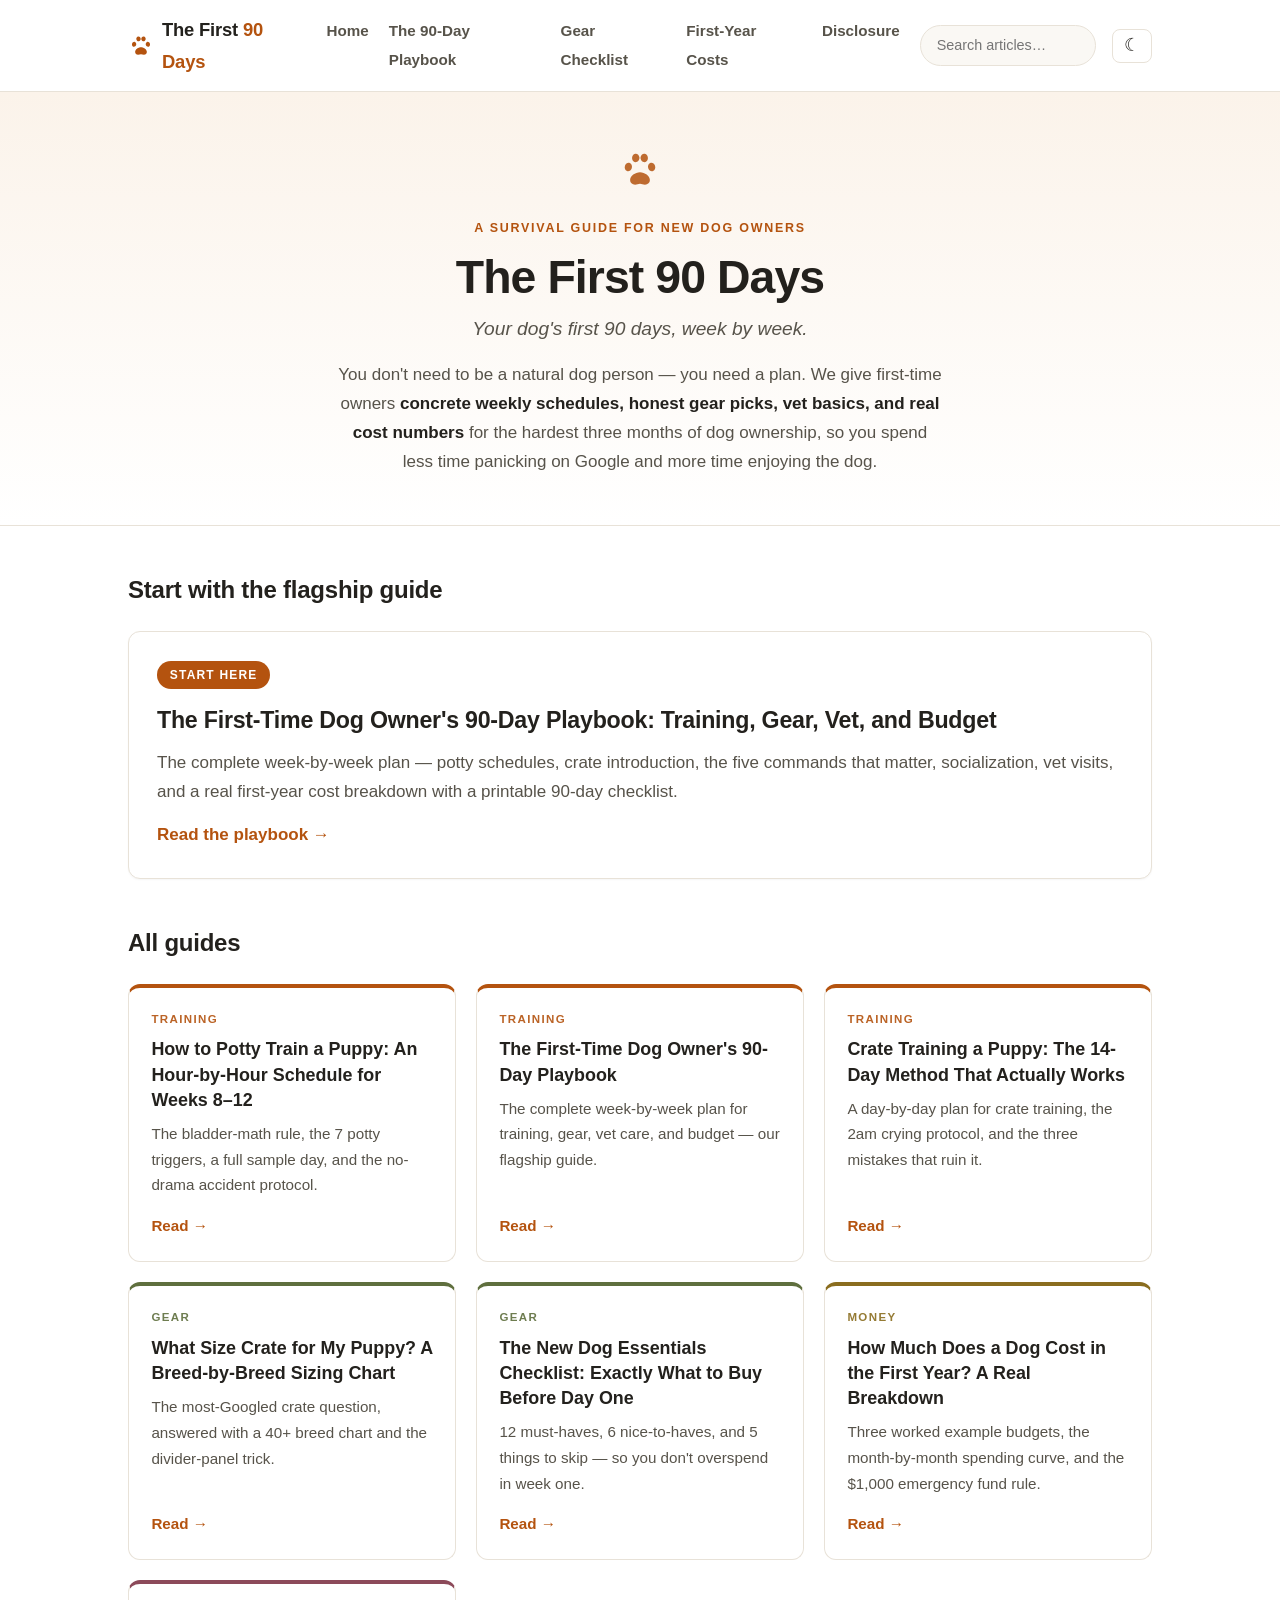
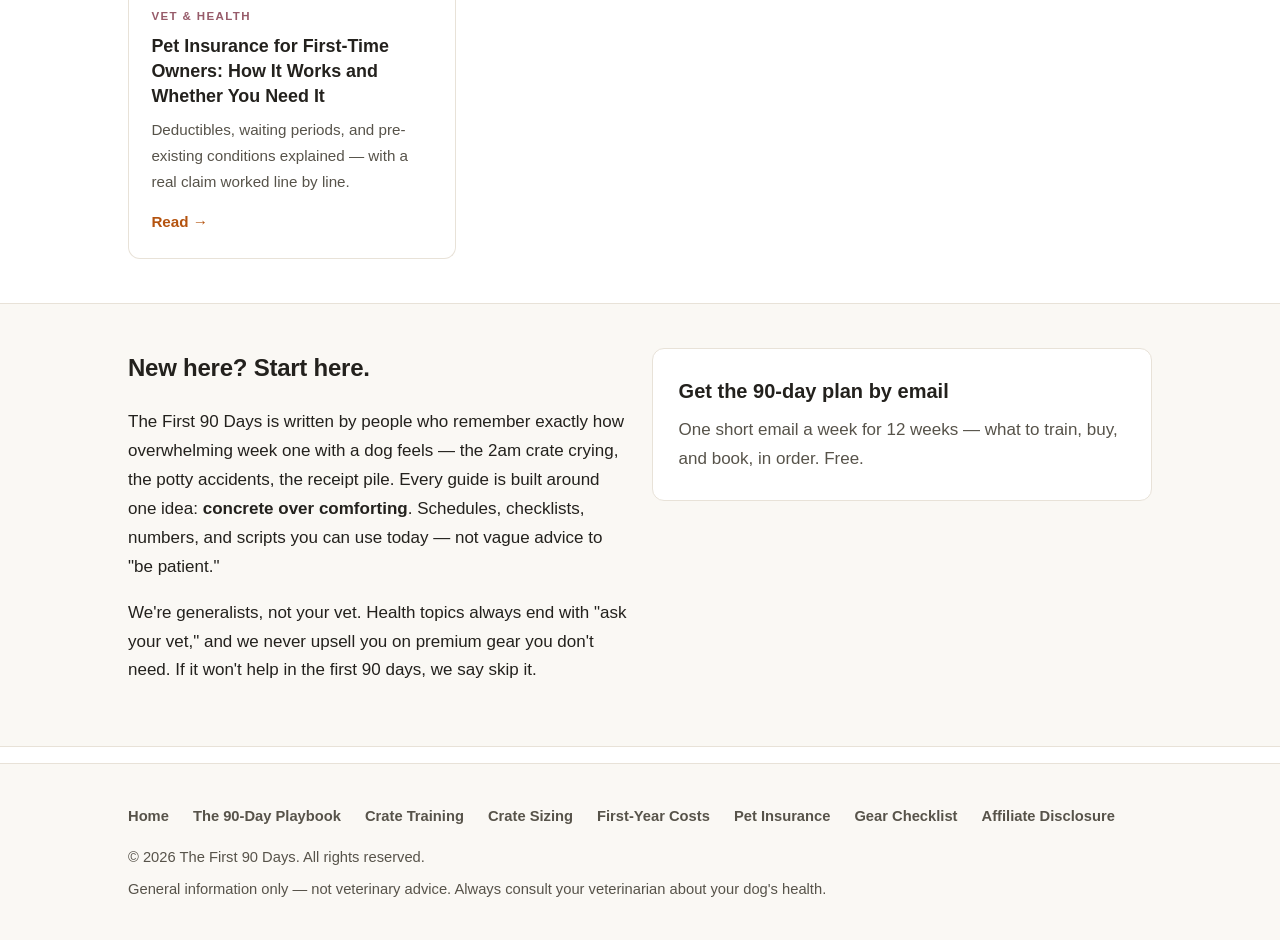
<file: index.html>
<!DOCTYPE html>
<html lang="en">
<head>
  <meta charset="UTF-8">
  <meta name="viewport" content="width=device-width, initial-scale=1.0">
  <title>The First 90 Days — Your Dog's First 90 Days, Week by Week</title>
  <meta name="description" content="The no-fluff survival guide for first-time dog owners: week-by-week training plans, gear checklists, vet basics, and honest first-year cost breakdowns.">
  <meta property="og:title" content="The First 90 Days — Your Dog's First 90 Days, Week by Week">
  <meta property="og:description" content="A week-by-week survival plan for people who just got a dog: training, gear, vet care, and budgeting.">
  <meta property="og:type" content="website">
  <!-- MEDIVAVINE/JOURNEY: paste ad network script here -->
  <link rel="stylesheet" href="styles.css">
  <script>
  /* Apply stored/preferred color theme before first paint (no-JS-safe). */
  (function(){try{var t=localStorage.getItem('f90d-theme');if(!t){t=window.matchMedia('(prefers-color-scheme: dark)').matches?'dark':'light';}document.documentElement.setAttribute('data-theme',t);}catch(e){}})();
  </script>
</head>
<body>
  <header class="site-header">
    <div class="wrap-wide bar">
      <a class="brand" href="index.html" aria-label="The First 90 Days — home">
        <svg class="paw" width="26" height="26" viewBox="0 0 24 24" fill="currentColor" aria-hidden="true"><path d="M12 13.2c-2.6 0-5.4 2-5.4 4.3 0 1.5 1.1 2.5 2.7 2.5 1 0 1.8-.5 2.7-.5s1.7.5 2.7.5c1.6 0 2.7-1 2.7-2.5 0-2.3-2.8-4.3-5.4-4.3zM6.4 8.2c-1-.4-2.2.3-2.6 1.5-.4 1.2.1 2.5 1.1 2.9 1 .4 2.2-.3 2.6-1.5.4-1.2-.1-2.5-1.1-2.9zm11.2 0c-1 .4-1.5 1.7-1.1 2.9.4 1.2 1.6 1.9 2.6 1.5 1-.4 1.5-1.7 1.1-2.9-.4-1.2-1.6-1.9-2.6-1.5zM9.4 3.2c-1.1.2-1.9 1.4-1.7 2.6.2 1.2 1.2 2.1 2.3 1.9 1.1-.2 1.9-1.4 1.7-2.6-.2-1.2-1.2-2.1-2.3-1.9zm5.2 0c-1.1-.2-2.1.7-2.3 1.9-.2 1.2.6 2.4 1.7 2.6 1.1.2 2.1-.7 2.3-1.9.2-1.2-.6-2.4-1.7-2.6z"/></svg>
        <span>The First <em>90 Days</em></span>
      </a>
      <button class="nav-toggle" aria-expanded="false" aria-controls="mainNav" aria-label="Toggle navigation">&#9776;</button>
      <nav class="main-nav" id="mainNav" aria-label="Main navigation">
        <ul>
          <li><a href="index.html">Home</a></li>
          <li><a href="articles/first-time-dog-owners-90-day-playbook.html">The 90-Day Playbook</a></li>
          <li><a href="articles/new-dog-essentials-checklist.html">Gear Checklist</a></li>
          <li><a href="articles/how-much-does-a-dog-cost-first-year.html">First-Year Costs</a></li>
          <li><a href="disclosure.html">Disclosure</a></li>
        </ul>
      </nav>
    </div>
  </header>

  <main>
    <section class="hero">
      <div class="wrap">
        <div class="paw-row" aria-hidden="true">
          <svg width="44" height="44" viewBox="0 0 24 24" fill="currentColor"><path d="M12 13.2c-2.6 0-5.4 2-5.4 4.3 0 1.5 1.1 2.5 2.7 2.5 1 0 1.8-.5 2.7-.5s1.7.5 2.7.5c1.6 0 2.7-1 2.7-2.5 0-2.3-2.8-4.3-5.4-4.3zM6.4 8.2c-1-.4-2.2.3-2.6 1.5-.4 1.2.1 2.5 1.1 2.9 1 .4 2.2-.3 2.6-1.5.4-1.2-.1-2.5-1.1-2.9zm11.2 0c-1 .4-1.5 1.7-1.1 2.9.4 1.2 1.6 1.9 2.6 1.5 1-.4 1.5-1.7 1.1-2.9-.4-1.2-1.6-1.9-2.6-1.5zM9.4 3.2c-1.1.2-1.9 1.4-1.7 2.6.2 1.2 1.2 2.1 2.3 1.9 1.1-.2 1.9-1.4 1.7-2.6-.2-1.2-1.2-2.1-2.3-1.9zm5.2 0c-1.1-.2-2.1.7-2.3 1.9-.2 1.2.6 2.4 1.7 2.6 1.1.2 2.1-.7 2.3-1.9.2-1.2-.6-2.4-1.7-2.6z"/></svg>
        </div>
        <p class="kicker">A survival guide for new dog owners</p>
        <h1>The First 90 Days</h1>
        <p class="tagline">Your dog's first 90 days, week by week.</p>
        <p class="pitch">You don't need to be a natural dog person — you need a plan. We give first-time owners <strong>concrete weekly schedules, honest gear picks, vet basics, and real cost numbers</strong> for the hardest three months of dog ownership, so you spend less time panicking on Google and more time enjoying the dog.</p>
      </div>
    </section>

    <section class="section">
      <div class="wrap-wide">
        <h2 class="section-title">Start with the flagship guide</h2>
        <a class="featured-card" href="articles/first-time-dog-owners-90-day-playbook.html">
          <span class="flag">Start here</span>
          <h3>The First-Time Dog Owner's 90-Day Playbook: Training, Gear, Vet, and Budget</h3>
          <p>The complete week-by-week plan — potty schedules, crate introduction, the five commands that matter, socialization, vet visits, and a real first-year cost breakdown with a printable 90-day checklist.</p>
          <span class="read-more">Read the playbook &rarr;</span>
        </a>
      </div>
    </section>

    <section class="section" style="padding-top:0;">
      <div class="wrap-wide">
        <h2 class="section-title">All guides</h2>
        <div class="card-grid">
          <a class="article-card p-training" href="articles/how-to-potty-train-a-puppy.html">
            <span class="pillar">Training</span>
            <h3>How to Potty Train a Puppy: An Hour-by-Hour Schedule for Weeks 8–12</h3>
            <p>The bladder-math rule, the 7 potty triggers, a full sample day, and the no-drama accident protocol.</p>
            <span class="go">Read &rarr;</span>
          </a>
          <a class="article-card p-training" href="articles/first-time-dog-owners-90-day-playbook.html">
            <span class="pillar">Training</span>
            <h3>The First-Time Dog Owner's 90-Day Playbook</h3>
            <p>The complete week-by-week plan for training, gear, vet care, and budget — our flagship guide.</p>
            <span class="go">Read &rarr;</span>
          </a>
          <a class="article-card p-training" href="articles/crate-training-puppy-14-day-method.html">
            <span class="pillar">Training</span>
            <h3>Crate Training a Puppy: The 14-Day Method That Actually Works</h3>
            <p>A day-by-day plan for crate training, the 2am crying protocol, and the three mistakes that ruin it.</p>
            <span class="go">Read &rarr;</span>
          </a>
          <a class="article-card p-gear" href="articles/what-size-crate-for-my-puppy.html">
            <span class="pillar">Gear</span>
            <h3>What Size Crate for My Puppy? A Breed-by-Breed Sizing Chart</h3>
            <p>The most-Googled crate question, answered with a 40+ breed chart and the divider-panel trick.</p>
            <span class="go">Read &rarr;</span>
          </a>
          <a class="article-card p-gear" href="articles/new-dog-essentials-checklist.html">
            <span class="pillar">Gear</span>
            <h3>The New Dog Essentials Checklist: Exactly What to Buy Before Day One</h3>
            <p>12 must-haves, 6 nice-to-haves, and 5 things to skip — so you don't overspend in week one.</p>
            <span class="go">Read &rarr;</span>
          </a>
          <a class="article-card p-money" href="articles/how-much-does-a-dog-cost-first-year.html">
            <span class="pillar">Money</span>
            <h3>How Much Does a Dog Cost in the First Year? A Real Breakdown</h3>
            <p>Three worked example budgets, the month-by-month spending curve, and the $1,000 emergency fund rule.</p>
            <span class="go">Read &rarr;</span>
          </a>
          <a class="article-card p-health" href="articles/pet-insurance-for-first-time-owners.html">
            <span class="pillar">Vet &amp; Health</span>
            <h3>Pet Insurance for First-Time Owners: How It Works and Whether You Need It</h3>
            <p>Deductibles, waiting periods, and pre-existing conditions explained — with a real claim worked line by line.</p>
            <span class="go">Read &rarr;</span>
          </a>
        </div>
      </div>
    </section>

    <section class="section start-here">
      <div class="wrap-wide">
        <div class="two-col">
          <div>
            <h2 class="section-title">New here? Start here.</h2>
            <p>The First 90 Days is written by people who remember exactly how overwhelming week one with a dog feels — the 2am crate crying, the potty accidents, the receipt pile. Every guide is built around one idea: <strong>concrete over comforting</strong>. Schedules, checklists, numbers, and scripts you can use today — not vague advice to "be patient."</p>
            <p>We're generalists, not your vet. Health topics always end with "ask your vet," and we never upsell you on premium gear you don't need. If it won't help in the first 90 days, we say skip it.</p>
          </div>
          <div class="newsletter-card">
            <h3>Get the 90-day plan by email</h3>
            <p>One short email a week for 12 weeks — what to train, buy, and book, in order. Free.</p>
            <!-- NEWSLETTER: paste Beehiiv/Substack embed here -->
          </div>
        </div>
      </div>
    </section>
  </main>

  <footer class="site-footer">
    <div class="wrap-wide">
      <nav aria-label="Footer navigation">
        <ul>
          <li><a href="index.html">Home</a></li>
          <li><a href="articles/first-time-dog-owners-90-day-playbook.html">The 90-Day Playbook</a></li>
          <li><a href="articles/crate-training-puppy-14-day-method.html">Crate Training</a></li>
          <li><a href="articles/what-size-crate-for-my-puppy.html">Crate Sizing</a></li>
          <li><a href="articles/how-much-does-a-dog-cost-first-year.html">First-Year Costs</a></li>
          <li><a href="articles/pet-insurance-for-first-time-owners.html">Pet Insurance</a></li>
          <li><a href="articles/new-dog-essentials-checklist.html">Gear Checklist</a></li>
          <li><a href="disclosure.html">Affiliate Disclosure</a></li>
        </ul>
      </nav>
      <p>&copy; 2026 The First 90 Days. All rights reserved.</p>
      <p>General information only — not veterinary advice. Always consult your veterinarian about your dog's health.</p>
    </div>
  </footer>

  <script src="assets/site.js" defer></script>
</body>
</html>
</file>
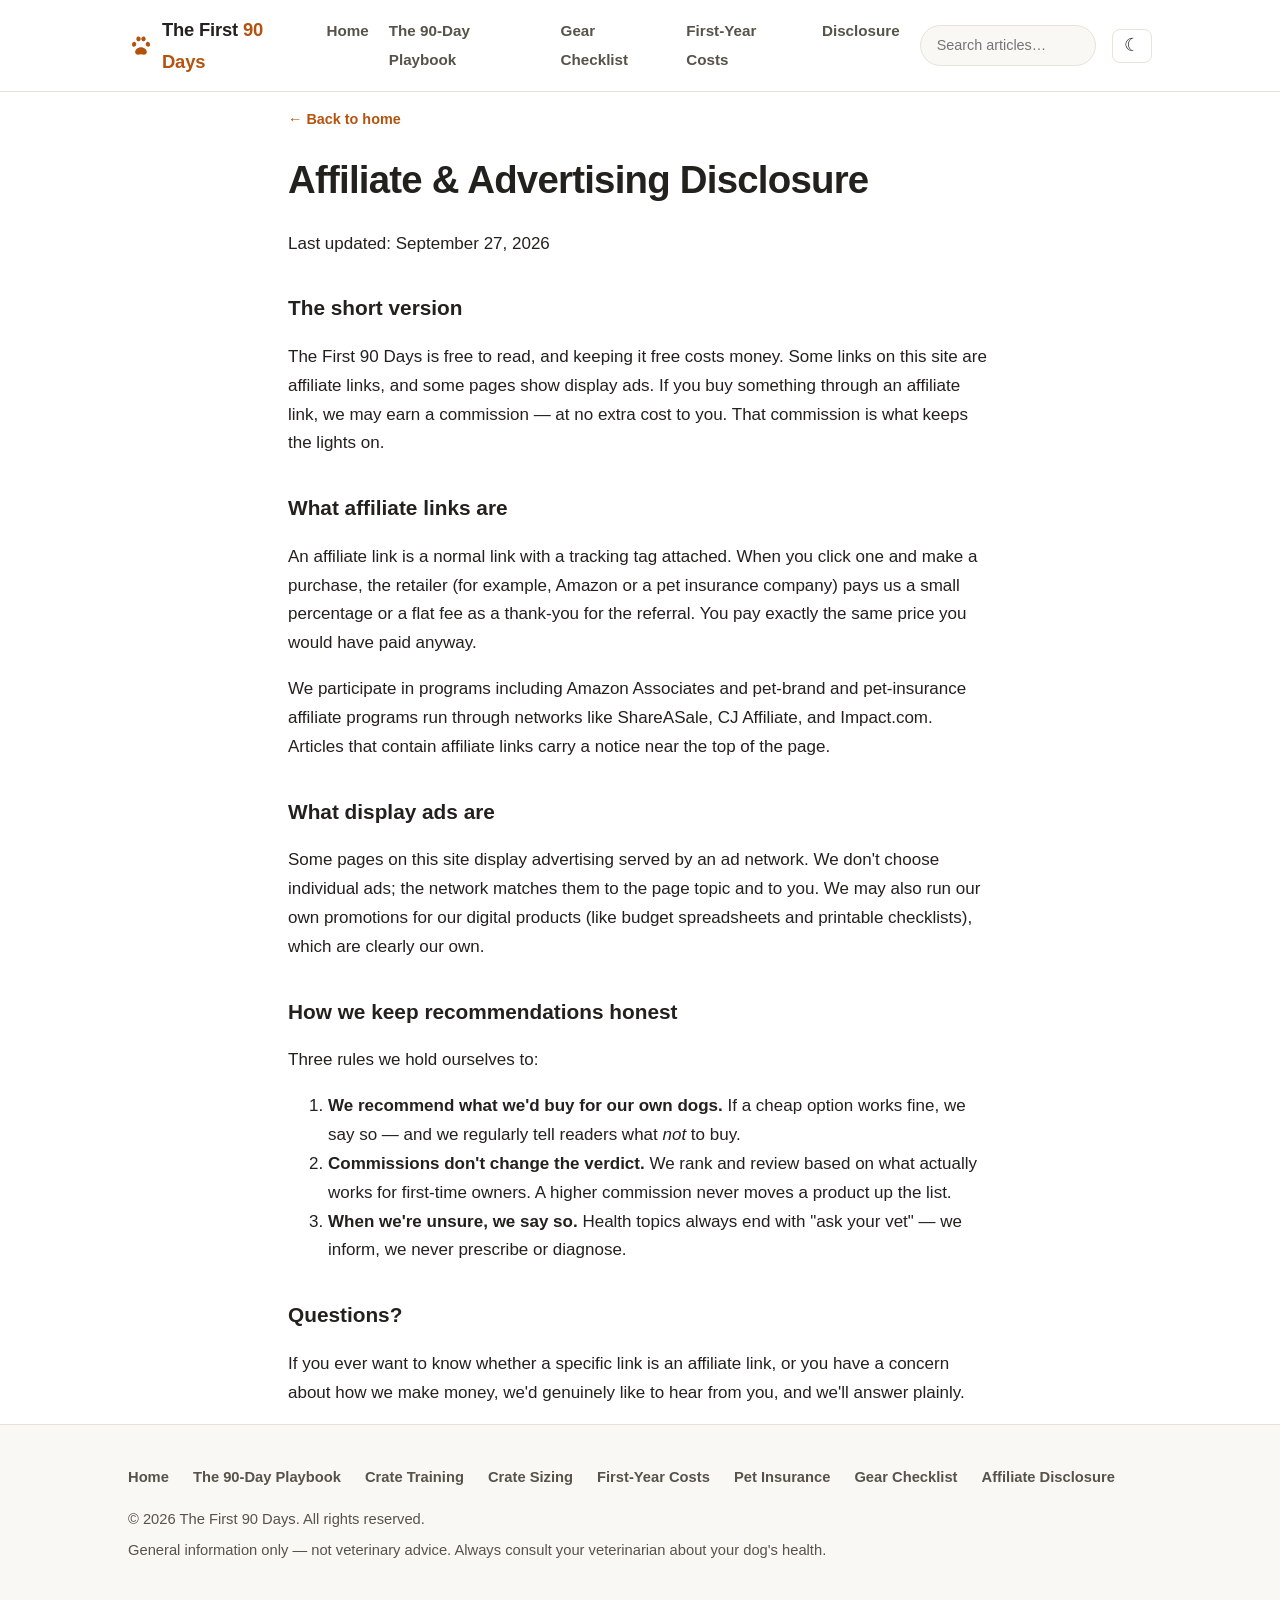
<file: disclosure.html>
<!DOCTYPE html>
<html lang="en">
<head>
  <meta charset="UTF-8">
  <meta name="viewport" content="width=device-width, initial-scale=1.0">
  <title>Affiliate &amp; Advertising Disclosure — The First 90 Days</title>
  <meta name="description" content="How The First 90 Days makes money: affiliate links, display ads, and our promise to recommend only what we'd buy for our own dogs.">
  <meta property="og:title" content="Affiliate & Advertising Disclosure — The First 90 Days">
  <meta property="og:description" content="Plain-English disclosure: affiliate links, display ads, and how we keep recommendations honest.">
  <meta property="og:type" content="website">
  <!-- MEDIVAVINE/JOURNEY: paste ad network script here -->
  <link rel="stylesheet" href="styles.css">
  <script>
  /* Apply stored/preferred color theme before first paint (no-JS-safe). */
  (function(){try{var t=localStorage.getItem('f90d-theme');if(!t){t=window.matchMedia('(prefers-color-scheme: dark)').matches?'dark':'light';}document.documentElement.setAttribute('data-theme',t);}catch(e){}})();
  </script>
</head>
<body>
  <header class="site-header">
    <div class="wrap-wide bar">
      <a class="brand" href="index.html" aria-label="The First 90 Days — home">
        <svg class="paw" width="26" height="26" viewBox="0 0 24 24" fill="currentColor" aria-hidden="true"><path d="M12 13.2c-2.6 0-5.4 2-5.4 4.3 0 1.5 1.1 2.5 2.7 2.5 1 0 1.8-.5 2.7-.5s1.7.5 2.7.5c1.6 0 2.7-1 2.7-2.5 0-2.3-2.8-4.3-5.4-4.3zM6.4 8.2c-1-.4-2.2.3-2.6 1.5-.4 1.2.1 2.5 1.1 2.9 1 .4 2.2-.3 2.6-1.5.4-1.2-.1-2.5-1.1-2.9zm11.2 0c-1 .4-1.5 1.7-1.1 2.9.4 1.2 1.6 1.9 2.6 1.5 1-.4 1.5-1.7 1.1-2.9-.4-1.2-1.6-1.9-2.6-1.5zM9.4 3.2c-1.1.2-1.9 1.4-1.7 2.6.2 1.2 1.2 2.1 2.3 1.9 1.1-.2 1.9-1.4 1.7-2.6-.2-1.2-1.2-2.1-2.3-1.9zm5.2 0c-1.1-.2-2.1.7-2.3 1.9-.2 1.2.6 2.4 1.7 2.6 1.1.2 2.1-.7 2.3-1.9.2-1.2-.6-2.4-1.7-2.6z"/></svg>
        <span>The First <em>90 Days</em></span>
      </a>
      <button class="nav-toggle" aria-expanded="false" aria-controls="mainNav" aria-label="Toggle navigation">&#9776;</button>
      <nav class="main-nav" id="mainNav" aria-label="Main navigation">
        <ul>
          <li><a href="index.html">Home</a></li>
          <li><a href="articles/first-time-dog-owners-90-day-playbook.html">The 90-Day Playbook</a></li>
          <li><a href="articles/new-dog-essentials-checklist.html">Gear Checklist</a></li>
          <li><a href="articles/how-much-does-a-dog-cost-first-year.html">First-Year Costs</a></li>
          <li><a href="disclosure.html">Disclosure</a></li>
        </ul>
      </nav>
    </div>
  </header>

  <main class="wrap disclosure">
    <p class="breadcrumb"><a href="index.html">&larr; Back to home</a></p>
    <h1>Affiliate &amp; Advertising Disclosure</h1>
    <p class="lede">Last updated: September 27, 2026</p>

    <h2>The short version</h2>
    <p>The First 90 Days is free to read, and keeping it free costs money. Some links on this site are affiliate links, and some pages show display ads. If you buy something through an affiliate link, we may earn a commission — at no extra cost to you. That commission is what keeps the lights on.</p>

    <h2>What affiliate links are</h2>
    <p>An affiliate link is a normal link with a tracking tag attached. When you click one and make a purchase, the retailer (for example, Amazon or a pet insurance company) pays us a small percentage or a flat fee as a thank-you for the referral. You pay exactly the same price you would have paid anyway.</p>
    <p>We participate in programs including Amazon Associates and pet-brand and pet-insurance affiliate programs run through networks like ShareASale, CJ Affiliate, and Impact.com. Articles that contain affiliate links carry a notice near the top of the page.</p>

    <h2>What display ads are</h2>
    <p>Some pages on this site display advertising served by an ad network. We don't choose individual ads; the network matches them to the page topic and to you. We may also run our own promotions for our digital products (like budget spreadsheets and printable checklists), which are clearly our own.</p>

    <h2>How we keep recommendations honest</h2>
    <p>Three rules we hold ourselves to:</p>
    <ol>
      <li><strong>We recommend what we'd buy for our own dogs.</strong> If a cheap option works fine, we say so — and we regularly tell readers what <em>not</em> to buy.</li>
      <li><strong>Commissions don't change the verdict.</strong> We rank and review based on what actually works for first-time owners. A higher commission never moves a product up the list.</li>
      <li><strong>When we're unsure, we say so.</strong> Health topics always end with "ask your vet" — we inform, we never prescribe or diagnose.</li>
    </ol>

    <h2>Questions?</h2>
    <p>If you ever want to know whether a specific link is an affiliate link, or you have a concern about how we make money, we'd genuinely like to hear from you, and we'll answer plainly.</p>
  </main>

  <footer class="site-footer">
    <div class="wrap-wide">
      <nav aria-label="Footer navigation">
        <ul>
          <li><a href="index.html">Home</a></li>
          <li><a href="articles/first-time-dog-owners-90-day-playbook.html">The 90-Day Playbook</a></li>
          <li><a href="articles/crate-training-puppy-14-day-method.html">Crate Training</a></li>
          <li><a href="articles/what-size-crate-for-my-puppy.html">Crate Sizing</a></li>
          <li><a href="articles/how-much-does-a-dog-cost-first-year.html">First-Year Costs</a></li>
          <li><a href="articles/pet-insurance-for-first-time-owners.html">Pet Insurance</a></li>
          <li><a href="articles/new-dog-essentials-checklist.html">Gear Checklist</a></li>
          <li><a href="disclosure.html">Affiliate Disclosure</a></li>
        </ul>
      </nav>
      <p>&copy; 2026 The First 90 Days. All rights reserved.</p>
      <p>General information only — not veterinary advice. Always consult your veterinarian about your dog's health.</p>
    </div>
  </footer>

  <script src="assets/site.js" defer></script>
</body>
</html>
</file>
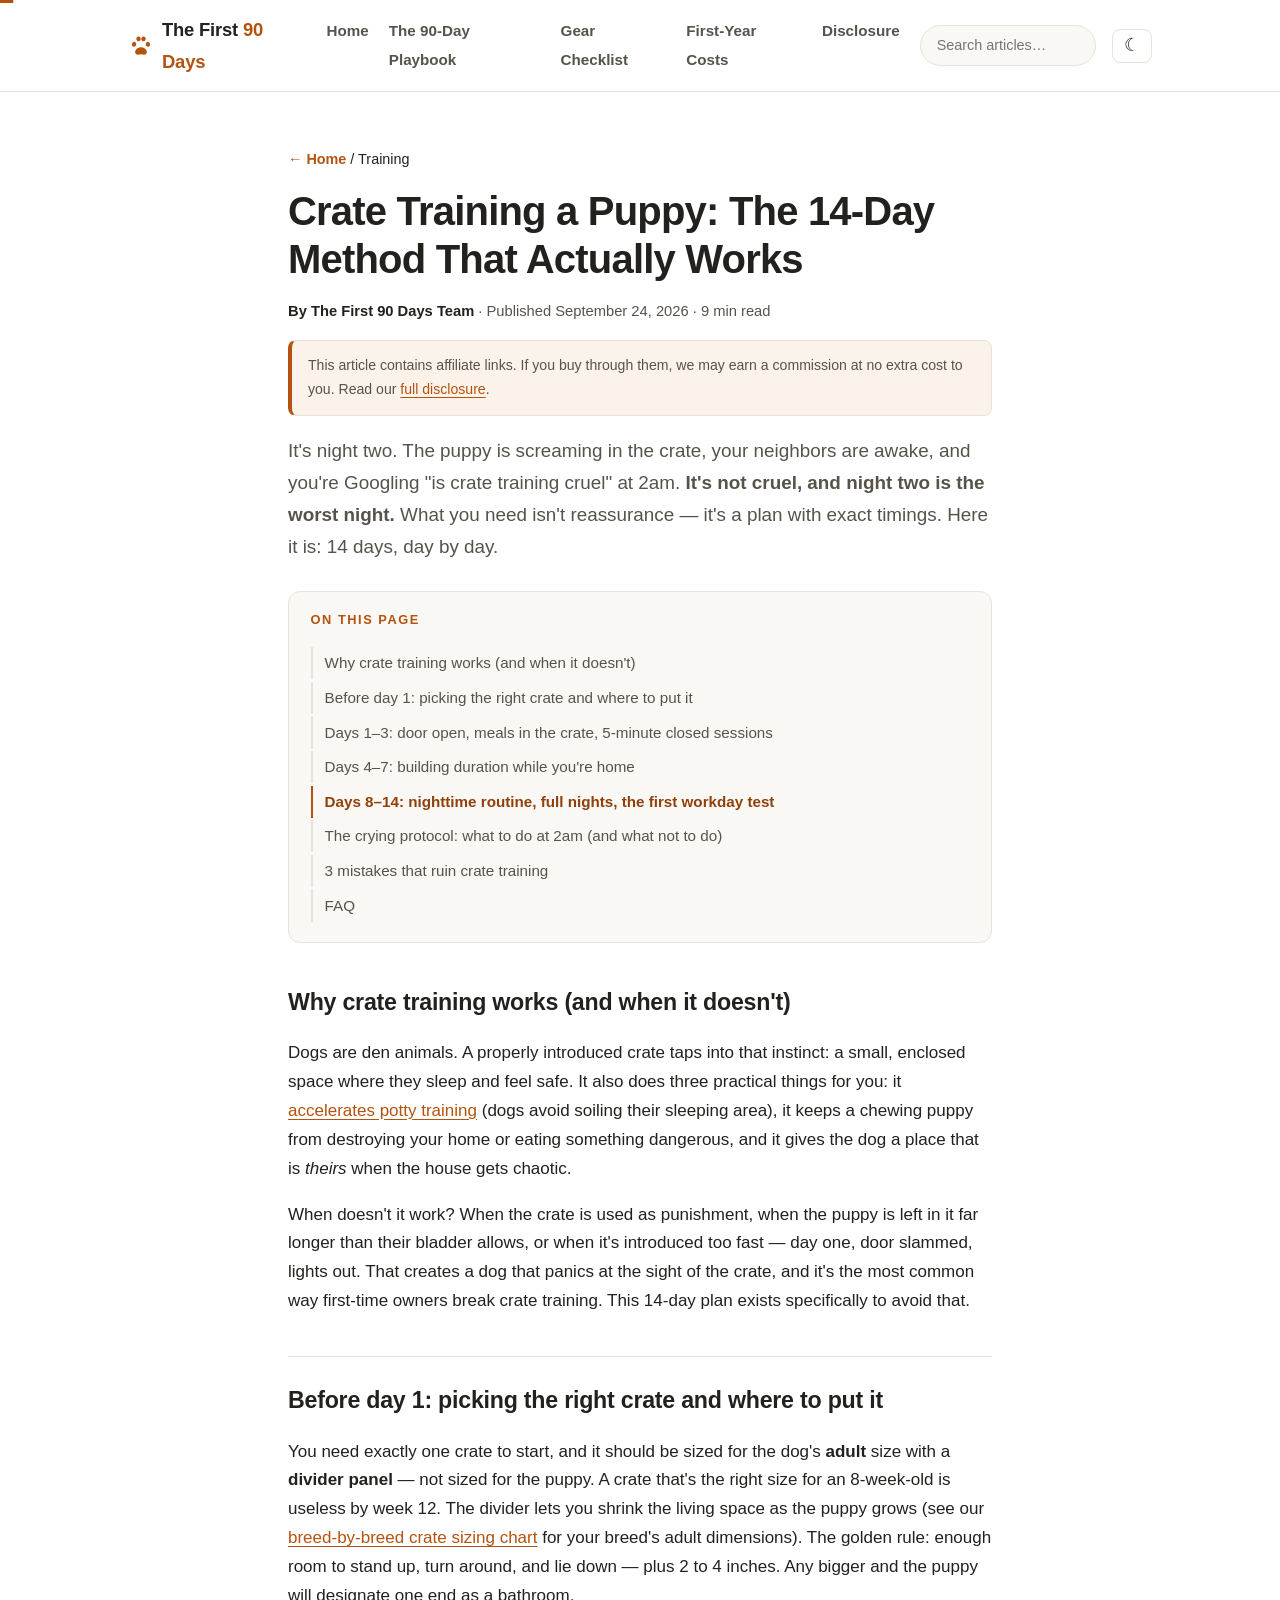
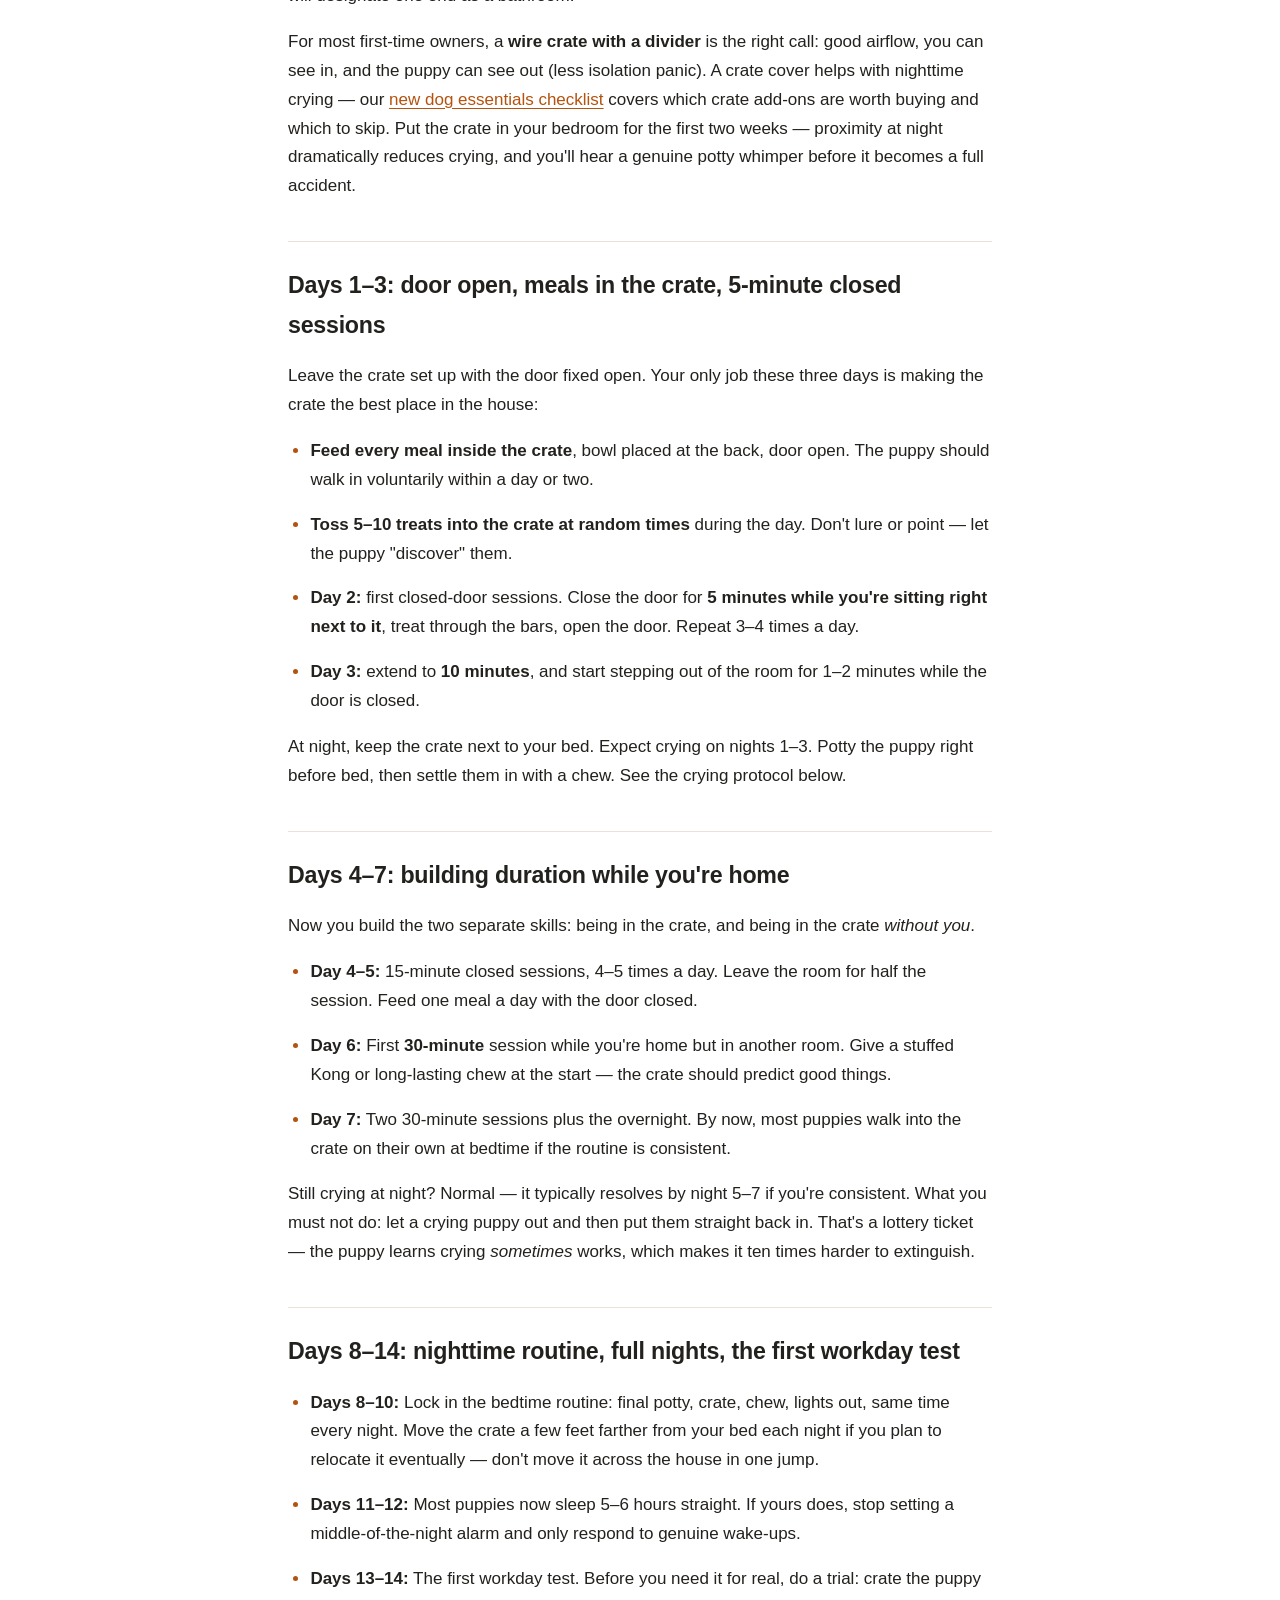
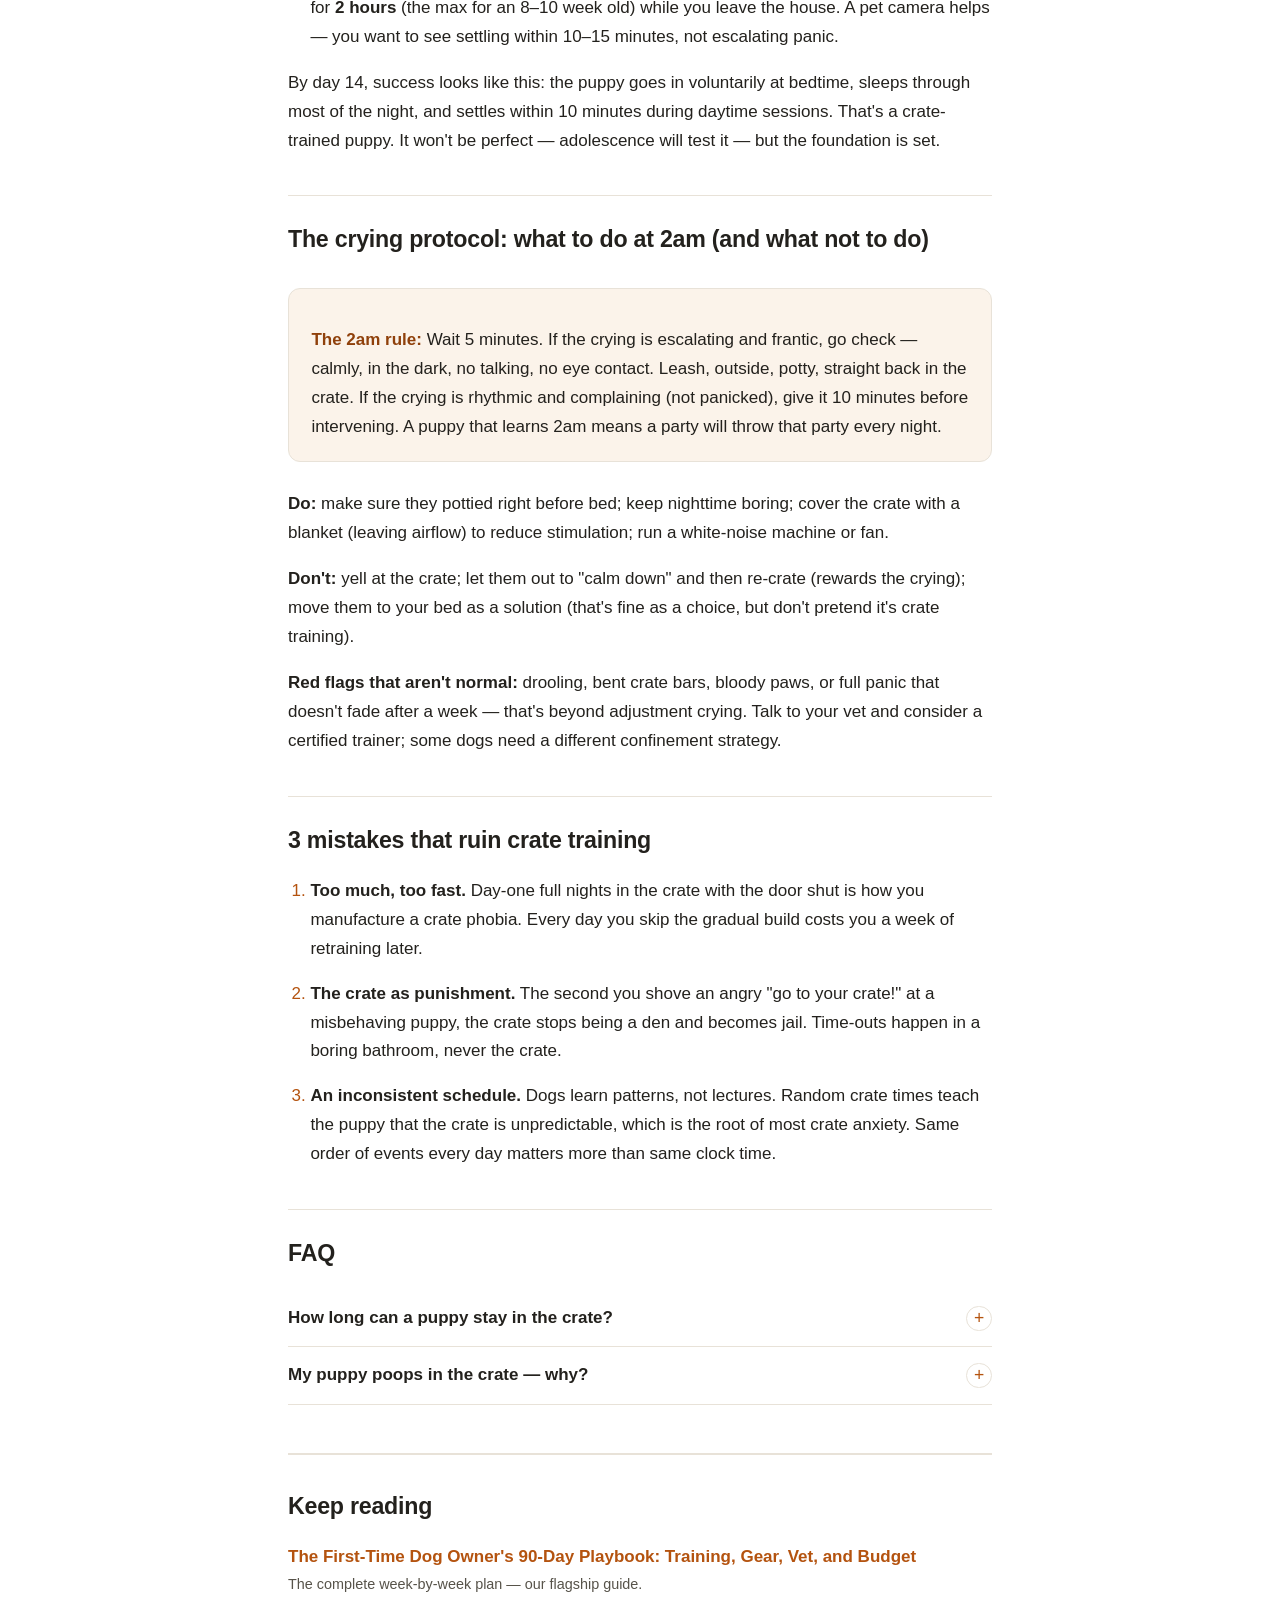
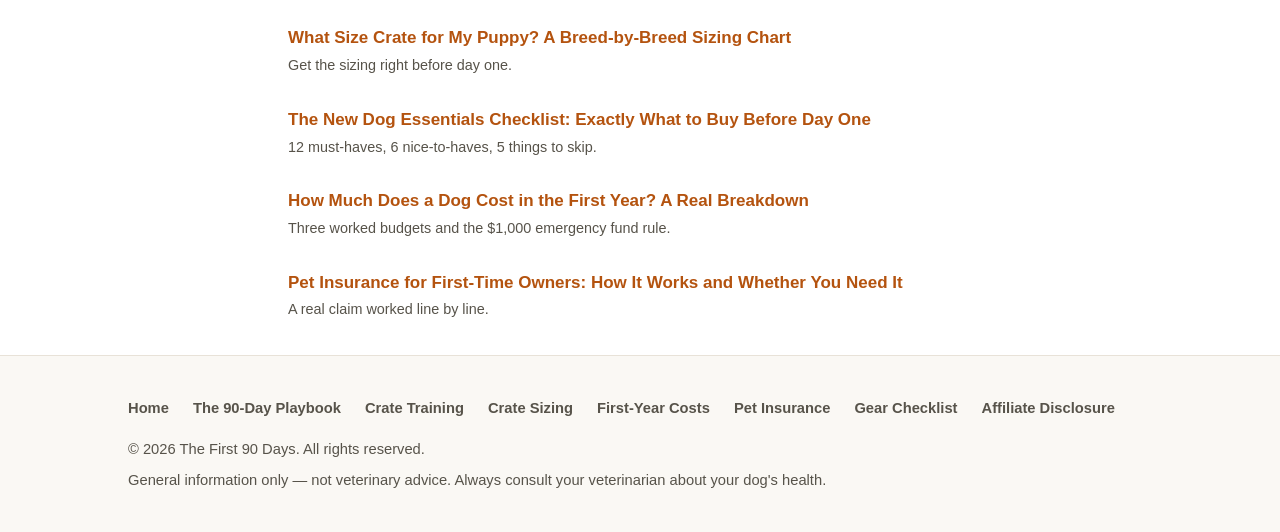
<file: articles/crate-training-puppy-14-day-method.html>
<!DOCTYPE html>
<html lang="en">
<head>
  <meta charset="UTF-8">
  <meta name="viewport" content="width=device-width, initial-scale=1.0">
  <title>Crate Training a Puppy: The 14-Day Method That Actually Works</title>
  <meta name="description" content="A day-by-day 14-day crate training plan: exact closed-door durations, the 2am crying protocol, and the three mistakes that create crate-hating dogs.">
  <meta property="og:title" content="Crate Training a Puppy: The 14-Day Method That Actually Works">
  <meta property="og:description" content="Exactly what to do each day for 14 days to crate train a puppy — plus what to do when they cry at 2am.">
  <meta property="og:type" content="article">
  <!-- MEDIVAVINE/JOURNEY: paste ad network script here -->
  <link rel="stylesheet" href="../styles.css">
  <script>
  /* Apply stored/preferred color theme before first paint (no-JS-safe). */
  (function(){try{var t=localStorage.getItem('f90d-theme');if(!t){t=window.matchMedia('(prefers-color-scheme: dark)').matches?'dark':'light';}document.documentElement.setAttribute('data-theme',t);}catch(e){}})();
  </script>
</head>
<body>
  <header class="site-header">
    <div class="wrap-wide bar">
      <a class="brand" href="../index.html" aria-label="The First 90 Days — home">
        <svg class="paw" width="26" height="26" viewBox="0 0 24 24" fill="currentColor" aria-hidden="true"><path d="M12 13.2c-2.6 0-5.4 2-5.4 4.3 0 1.5 1.1 2.5 2.7 2.5 1 0 1.8-.5 2.7-.5s1.7.5 2.7.5c1.6 0 2.7-1 2.7-2.5 0-2.3-2.8-4.3-5.4-4.3zM6.4 8.2c-1-.4-2.2.3-2.6 1.5-.4 1.2.1 2.5 1.1 2.9 1 .4 2.2-.3 2.6-1.5.4-1.2-.1-2.5-1.1-2.9zm11.2 0c-1 .4-1.5 1.7-1.1 2.9.4 1.2 1.6 1.9 2.6 1.5 1-.4 1.5-1.7 1.1-2.9-.4-1.2-1.6-1.9-2.6-1.5zM9.4 3.2c-1.1.2-1.9 1.4-1.7 2.6.2 1.2 1.2 2.1 2.3 1.9 1.1-.2 1.9-1.4 1.7-2.6-.2-1.2-1.2-2.1-2.3-1.9zm5.2 0c-1.1-.2-2.1.7-2.3 1.9-.2 1.2.6 2.4 1.7 2.6 1.1.2 2.1-.7 2.3-1.9.2-1.2-.6-2.4-1.7-2.6z"/></svg>
        <span>The First <em>90 Days</em></span>
      </a>
      <button class="nav-toggle" aria-expanded="false" aria-controls="mainNav" aria-label="Toggle navigation">&#9776;</button>
      <nav class="main-nav" id="mainNav" aria-label="Main navigation">
        <ul>
          <li><a href="../index.html">Home</a></li>
          <li><a href="first-time-dog-owners-90-day-playbook.html">The 90-Day Playbook</a></li>
          <li><a href="new-dog-essentials-checklist.html">Gear Checklist</a></li>
          <li><a href="how-much-does-a-dog-cost-first-year.html">First-Year Costs</a></li>
          <li><a href="../disclosure.html">Disclosure</a></li>
        </ul>
      </nav>
    </div>
  </header>

  <main class="wrap">
    <article class="post">
      <div class="article-hero">
        <p class="breadcrumb"><a href="../index.html">&larr; Home</a> / Training</p>
        <h1>Crate Training a Puppy: The 14-Day Method That Actually Works</h1>
        <p class="article-meta"><span class="byline">By The First 90 Days Team</span> &middot; Published September 24, 2026 &middot; 9 min read</p>
        <p class="affiliate-note">This article contains affiliate links. If you buy through them, we may earn a commission at no extra cost to you. Read our <a href="../disclosure.html">full disclosure</a>.</p>
      </div>

      <p class="lede">It's night two. The puppy is screaming in the crate, your neighbors are awake, and you're Googling "is crate training cruel" at 2am. <strong>It's not cruel, and night two is the worst night.</strong> What you need isn't reassurance — it's a plan with exact timings. Here it is: 14 days, day by day.</p>

      <h2>Why crate training works (and when it doesn't)</h2>
      <p>Dogs are den animals. A properly introduced crate taps into that instinct: a small, enclosed space where they sleep and feel safe. It also does three practical things for you: it <a href="how-to-potty-train-a-puppy.html">accelerates potty training</a> (dogs avoid soiling their sleeping area), it keeps a chewing puppy from destroying your home or eating something dangerous, and it gives the dog a place that is <em>theirs</em> when the house gets chaotic.</p>
      <p>When doesn't it work? When the crate is used as punishment, when the puppy is left in it far longer than their bladder allows, or when it's introduced too fast — day one, door slammed, lights out. That creates a dog that panics at the sight of the crate, and it's the most common way first-time owners break crate training. This 14-day plan exists specifically to avoid that.</p>

      <h2>Before day 1: picking the right crate and where to put it</h2>
      <p>You need exactly one crate to start, and it should be sized for the dog's <strong>adult</strong> size with a <strong>divider panel</strong> — not sized for the puppy. A crate that's the right size for an 8-week-old is useless by week 12. The divider lets you shrink the living space as the puppy grows (see our <a href="what-size-crate-for-my-puppy.html">breed-by-breed crate sizing chart</a> for your breed's adult dimensions). The golden rule: enough room to stand up, turn around, and lie down — plus 2 to 4 inches. Any bigger and the puppy will designate one end as a bathroom.</p>
      <p>For most first-time owners, a <strong>wire crate with a divider</strong> is the right call: good airflow, you can see in, and the puppy can see out (less isolation panic). A crate cover helps with nighttime crying — our <a href="new-dog-essentials-checklist.html">new dog essentials checklist</a> covers which crate add-ons are worth buying and which to skip. Put the crate in your bedroom for the first two weeks — proximity at night dramatically reduces crying, and you'll hear a genuine potty whimper before it becomes a full accident.</p>

      <!-- AFFILIATE: Amazon Associates — link specific crate picks by size category in the "picking the right crate" section; crate covers and divider-compatible models convert well. -->

      <h2>Days 1&ndash;3: door open, meals in the crate, 5-minute closed sessions</h2>
      <p>Leave the crate set up with the door fixed open. Your only job these three days is making the crate the best place in the house:</p>
      <ul>
        <li><strong>Feed every meal inside the crate</strong>, bowl placed at the back, door open. The puppy should walk in voluntarily within a day or two.</li>
        <li><strong>Toss 5&ndash;10 treats into the crate at random times</strong> during the day. Don't lure or point — let the puppy "discover" them.</li>
        <li><strong>Day 2:</strong> first closed-door sessions. Close the door for <strong>5 minutes while you're sitting right next to it</strong>, treat through the bars, open the door. Repeat 3&ndash;4 times a day.</li>
        <li><strong>Day 3:</strong> extend to <strong>10 minutes</strong>, and start stepping out of the room for 1&ndash;2 minutes while the door is closed.</li>
      </ul>
      <p>At night, keep the crate next to your bed. Expect crying on nights 1&ndash;3. Potty the puppy right before bed, then settle them in with a chew. See the crying protocol below.</p>

      <h2>Days 4&ndash;7: building duration while you're home</h2>
      <p>Now you build the two separate skills: being in the crate, and being in the crate <em>without you</em>.</p>
      <ul>
        <li><strong>Day 4&ndash;5:</strong> 15-minute closed sessions, 4&ndash;5 times a day. Leave the room for half the session. Feed one meal a day with the door closed.</li>
        <li><strong>Day 6:</strong> First <strong>30-minute</strong> session while you're home but in another room. Give a stuffed Kong or long-lasting chew at the start — the crate should predict good things.</li>
        <li><strong>Day 7:</strong> Two 30-minute sessions plus the overnight. By now, most puppies walk into the crate on their own at bedtime if the routine is consistent.</li>
      </ul>
      <p>Still crying at night? Normal — it typically resolves by night 5&ndash;7 if you're consistent. What you must not do: let a crying puppy out and then put them straight back in. That's a lottery ticket — the puppy learns crying <em>sometimes</em> works, which makes it ten times harder to extinguish.</p>

      <h2>Days 8&ndash;14: nighttime routine, full nights, the first workday test</h2>
      <ul>
        <li><strong>Days 8&ndash;10:</strong> Lock in the bedtime routine: final potty, crate, chew, lights out, same time every night. Move the crate a few feet farther from your bed each night if you plan to relocate it eventually — don't move it across the house in one jump.</li>
        <li><strong>Days 11&ndash;12:</strong> Most puppies now sleep 5&ndash;6 hours straight. If yours does, stop setting a middle-of-the-night alarm and only respond to genuine wake-ups.</li>
        <li><strong>Days 13&ndash;14:</strong> The first workday test. Before you need it for real, do a trial: crate the puppy for <strong>2 hours</strong> (the max for an 8&ndash;10 week old) while you leave the house. A pet camera helps — you want to see settling within 10&ndash;15 minutes, not escalating panic.</li>
      </ul>
      <p>By day 14, success looks like this: the puppy goes in voluntarily at bedtime, sleeps through most of the night, and settles within 10 minutes during daytime sessions. That's a crate-trained puppy. It won't be perfect — adolescence will test it — but the foundation is set.</p>

      <h2>The crying protocol: what to do at 2am (and what not to do)</h2>
      <div class="callout">
        <p><strong>The 2am rule:</strong> Wait 5 minutes. If the crying is escalating and frantic, go check — calmly, in the dark, no talking, no eye contact. Leash, outside, potty, straight back in the crate. If the crying is rhythmic and complaining (not panicked), give it 10 minutes before intervening. A puppy that learns 2am means a party will throw that party every night.</p>
      </div>
      <p><strong>Do:</strong> make sure they pottied right before bed; keep nighttime boring; cover the crate with a blanket (leaving airflow) to reduce stimulation; run a white-noise machine or fan.</p>
      <p><strong>Don't:</strong> yell at the crate; let them out to "calm down" and then re-crate (rewards the crying); move them to your bed as a solution (that's fine as a choice, but don't pretend it's crate training).</p>
      <p><strong>Red flags that aren't normal:</strong> drooling, bent crate bars, bloody paws, or full panic that doesn't fade after a week — that's beyond adjustment crying. Talk to your vet and consider a certified trainer; some dogs need a different confinement strategy.</p>

      <h2>3 mistakes that ruin crate training</h2>
      <ol>
        <li><strong>Too much, too fast.</strong> Day-one full nights in the crate with the door shut is how you manufacture a crate phobia. Every day you skip the gradual build costs you a week of retraining later.</li>
        <li><strong>The crate as punishment.</strong> The second you shove an angry "go to your crate!" at a misbehaving puppy, the crate stops being a den and becomes jail. Time-outs happen in a boring bathroom, never the crate.</li>
        <li><strong>An inconsistent schedule.</strong> Dogs learn patterns, not lectures. Random crate times teach the puppy that the crate is unpredictable, which is the root of most crate anxiety. Same order of events every day matters more than same clock time.</li>
      </ol>

      <h2>FAQ</h2>
      <dl class="faq">
        <dt>How long can a puppy stay in the crate?</dt>
        <dd>The rule of thumb is <strong>one hour per month of age</strong>, up to about 6 hours — so 2 hours for an 8-week-old, 3 hours at 12 weeks. Adult dogs can do 4&ndash;6 hours comfortably. Longer than a workday with no break is too long for any dog, crated or not.</dd>
        <dt>My puppy poops in the crate — why?</dt>
        <dd>Almost always one of three things: the crate is too big (no divider, or divider set wrong — excess space becomes the bathroom), the puppy was left in longer than they can hold it, or they're anxious. Fix the size first, then the schedule. Never punish — it teaches them to hide it, not hold it.</dd>
      </dl>

      <section class="keep-reading" aria-label="Keep reading">
        <h2>Keep reading</h2>
        <ul>
          <li><a href="first-time-dog-owners-90-day-playbook.html">The First-Time Dog Owner's 90-Day Playbook: Training, Gear, Vet, and Budget</a><span>The complete week-by-week plan — our flagship guide.</span></li>
          <li><a href="what-size-crate-for-my-puppy.html">What Size Crate for My Puppy? A Breed-by-Breed Sizing Chart</a><span>Get the sizing right before day one.</span></li>
          <li><a href="new-dog-essentials-checklist.html">The New Dog Essentials Checklist: Exactly What to Buy Before Day One</a><span>12 must-haves, 6 nice-to-haves, 5 things to skip.</span></li>
          <li><a href="how-much-does-a-dog-cost-first-year.html">How Much Does a Dog Cost in the First Year? A Real Breakdown</a><span>Three worked budgets and the $1,000 emergency fund rule.</span></li>
          <li><a href="pet-insurance-for-first-time-owners.html">Pet Insurance for First-Time Owners: How It Works and Whether You Need It</a><span>A real claim worked line by line.</span></li>
        </ul>
      </section>
    </article>
  </main>

  <footer class="site-footer">
    <div class="wrap-wide">
      <nav aria-label="Footer navigation">
        <ul>
          <li><a href="../index.html">Home</a></li>
          <li><a href="first-time-dog-owners-90-day-playbook.html">The 90-Day Playbook</a></li>
          <li><a href="crate-training-puppy-14-day-method.html">Crate Training</a></li>
          <li><a href="what-size-crate-for-my-puppy.html">Crate Sizing</a></li>
          <li><a href="how-much-does-a-dog-cost-first-year.html">First-Year Costs</a></li>
          <li><a href="pet-insurance-for-first-time-owners.html">Pet Insurance</a></li>
          <li><a href="new-dog-essentials-checklist.html">Gear Checklist</a></li>
          <li><a href="../disclosure.html">Affiliate Disclosure</a></li>
        </ul>
      </nav>
      <p>&copy; 2026 The First 90 Days. All rights reserved.</p>
      <p>General information only — not veterinary advice. Always consult your veterinarian about your dog's health.</p>
    </div>
  </footer>

  <script src="../assets/site.js" defer></script>
</body>
</html>
</file>
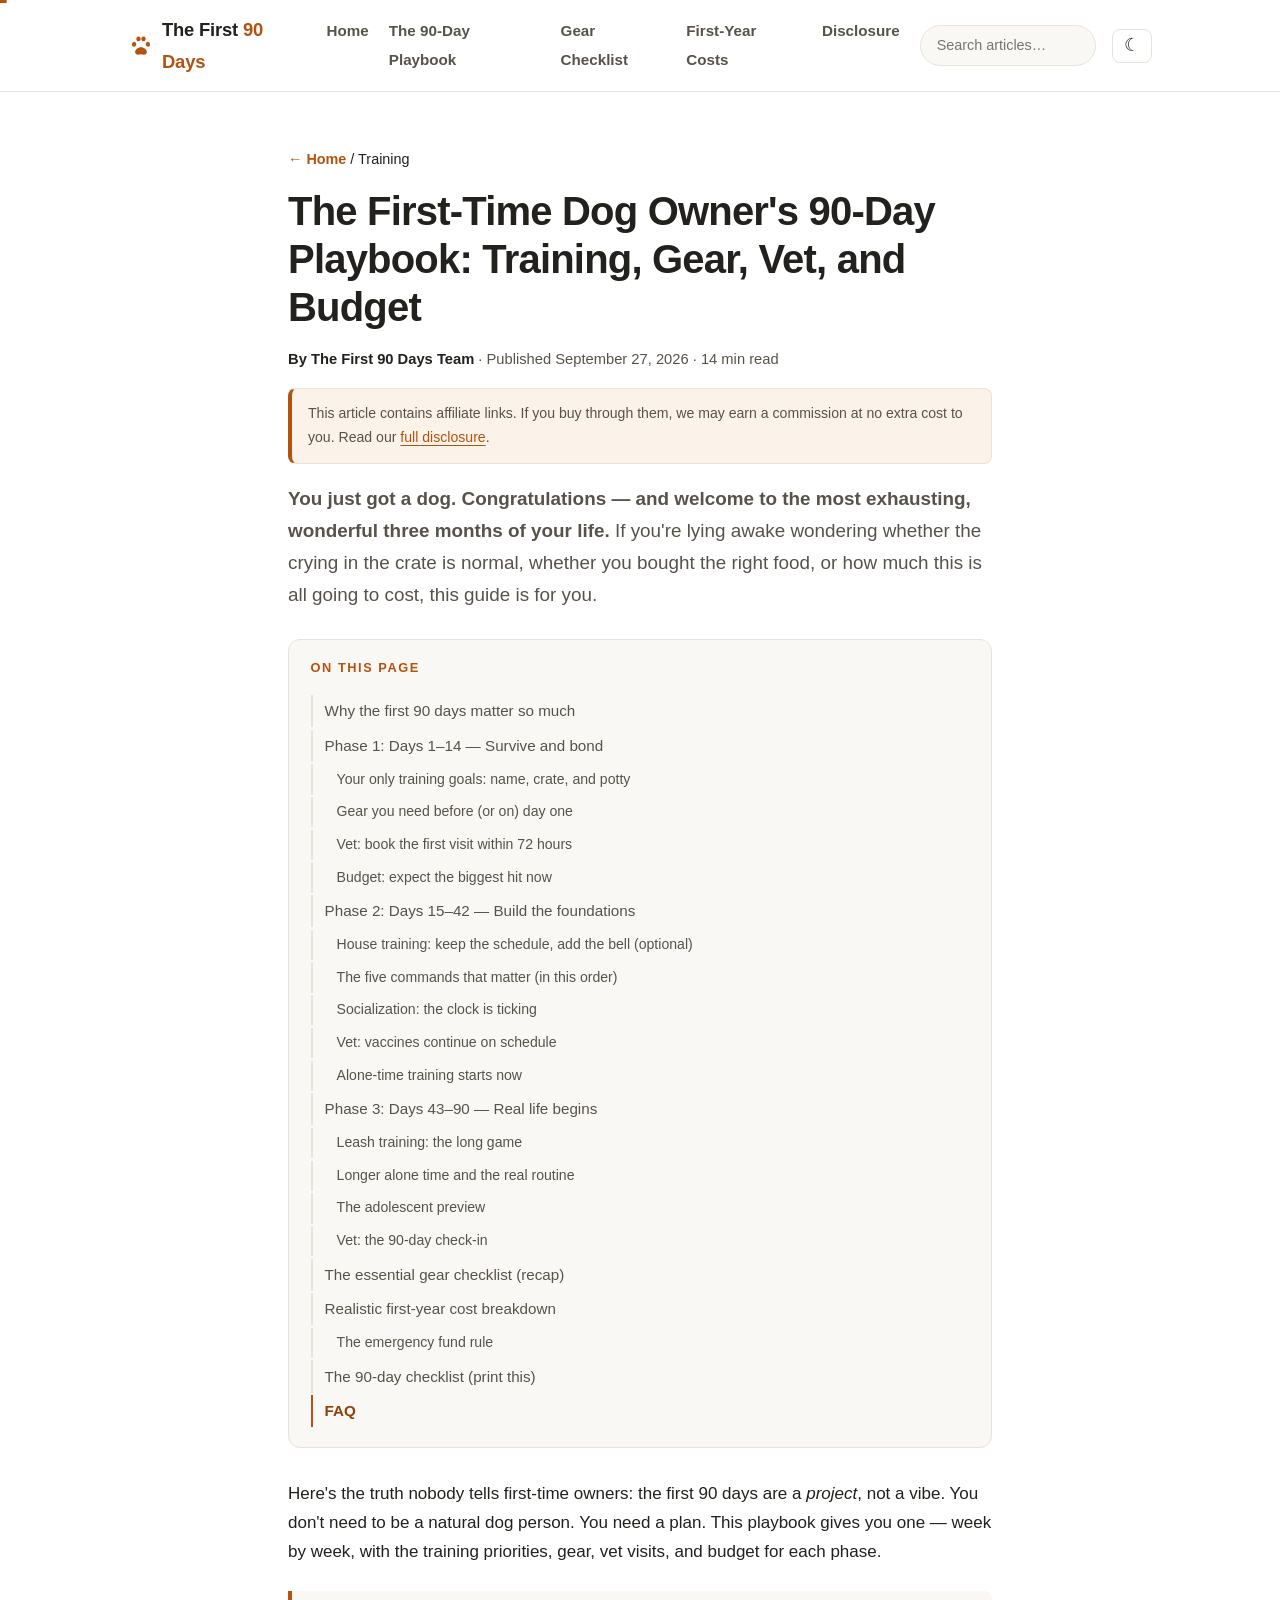
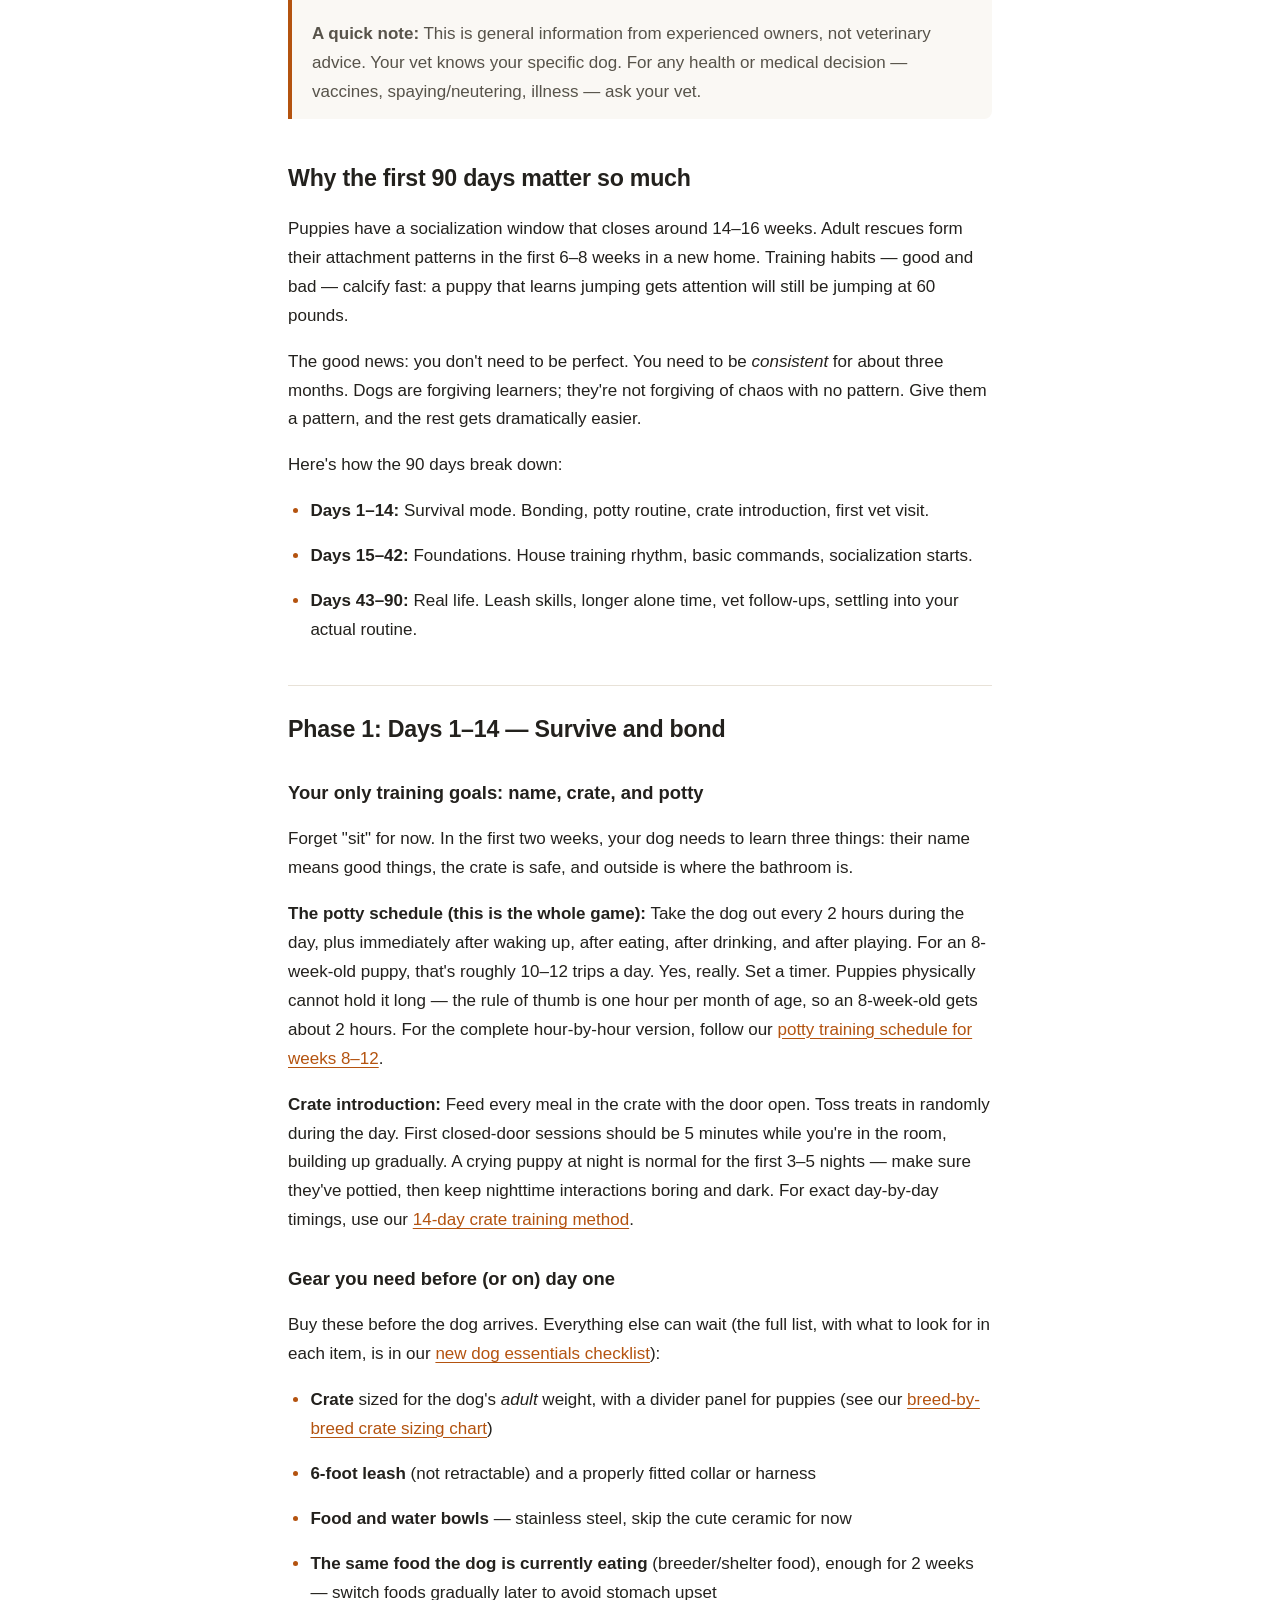
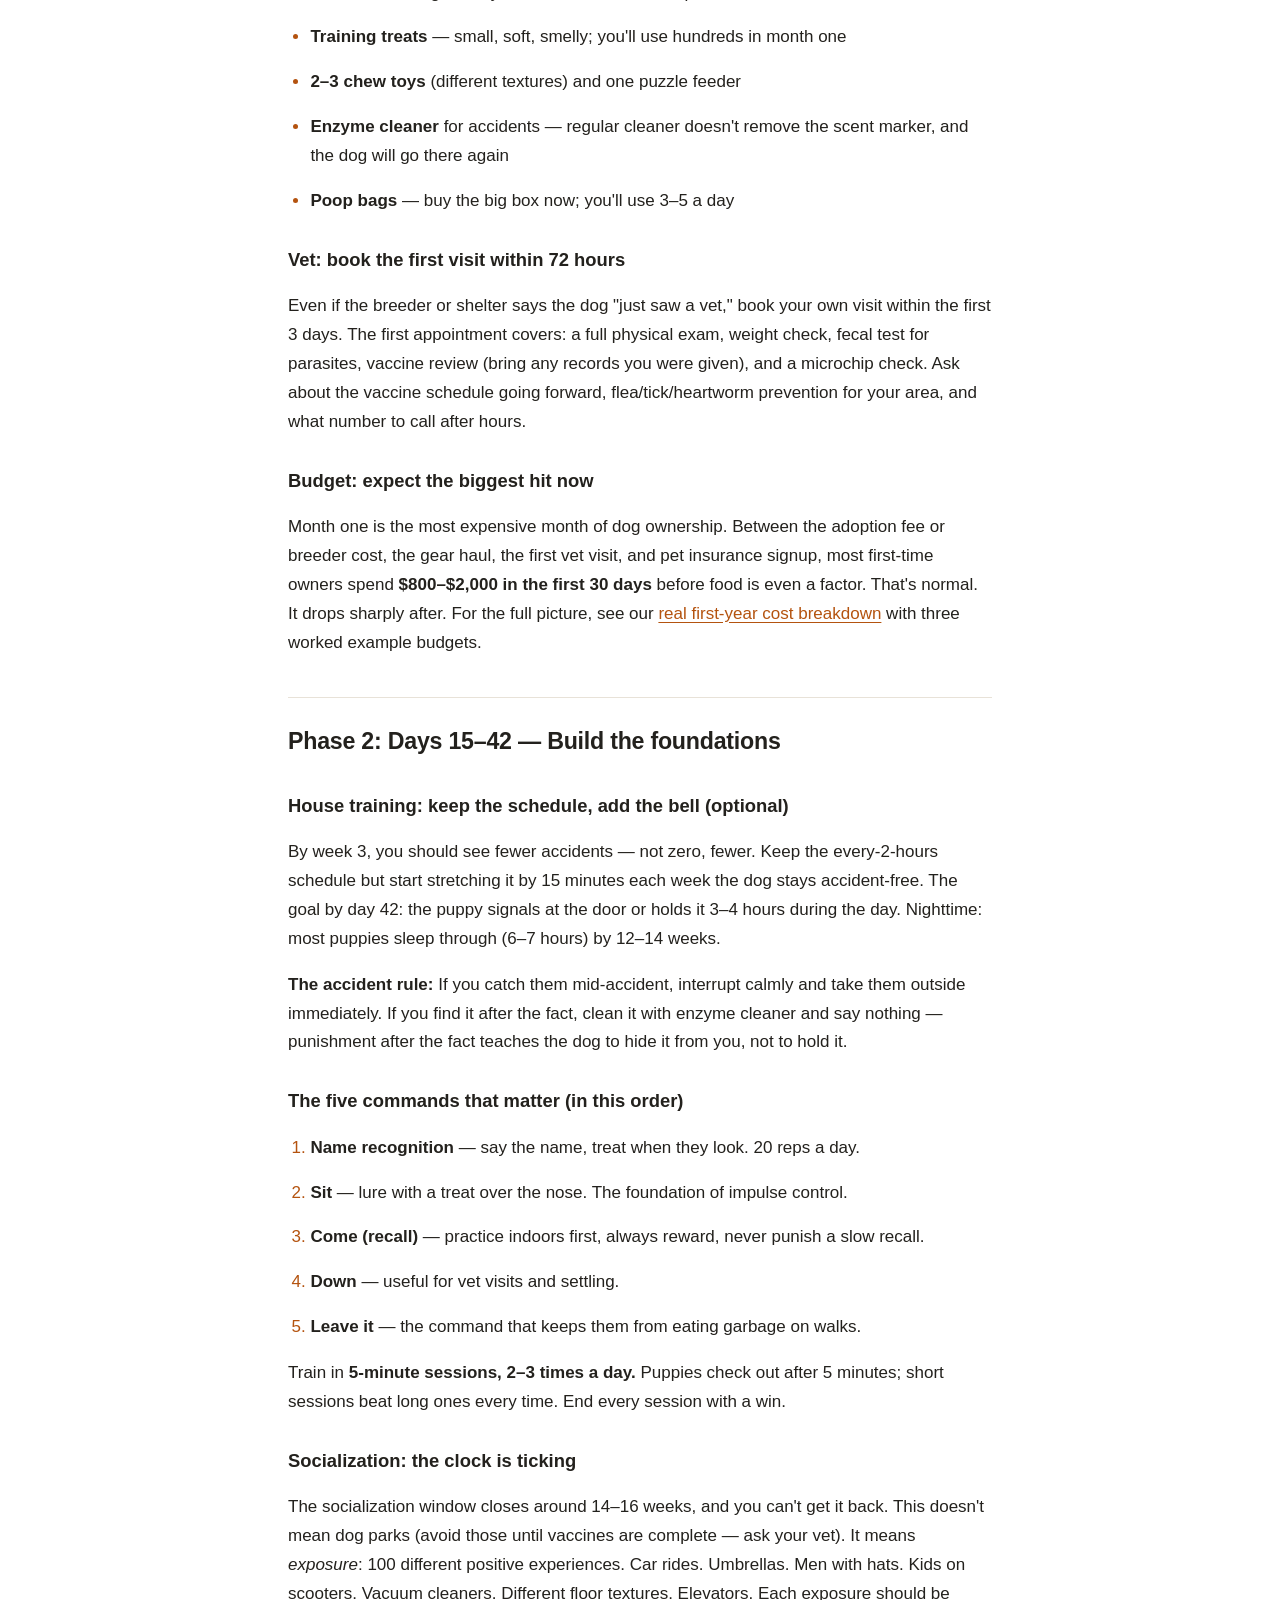
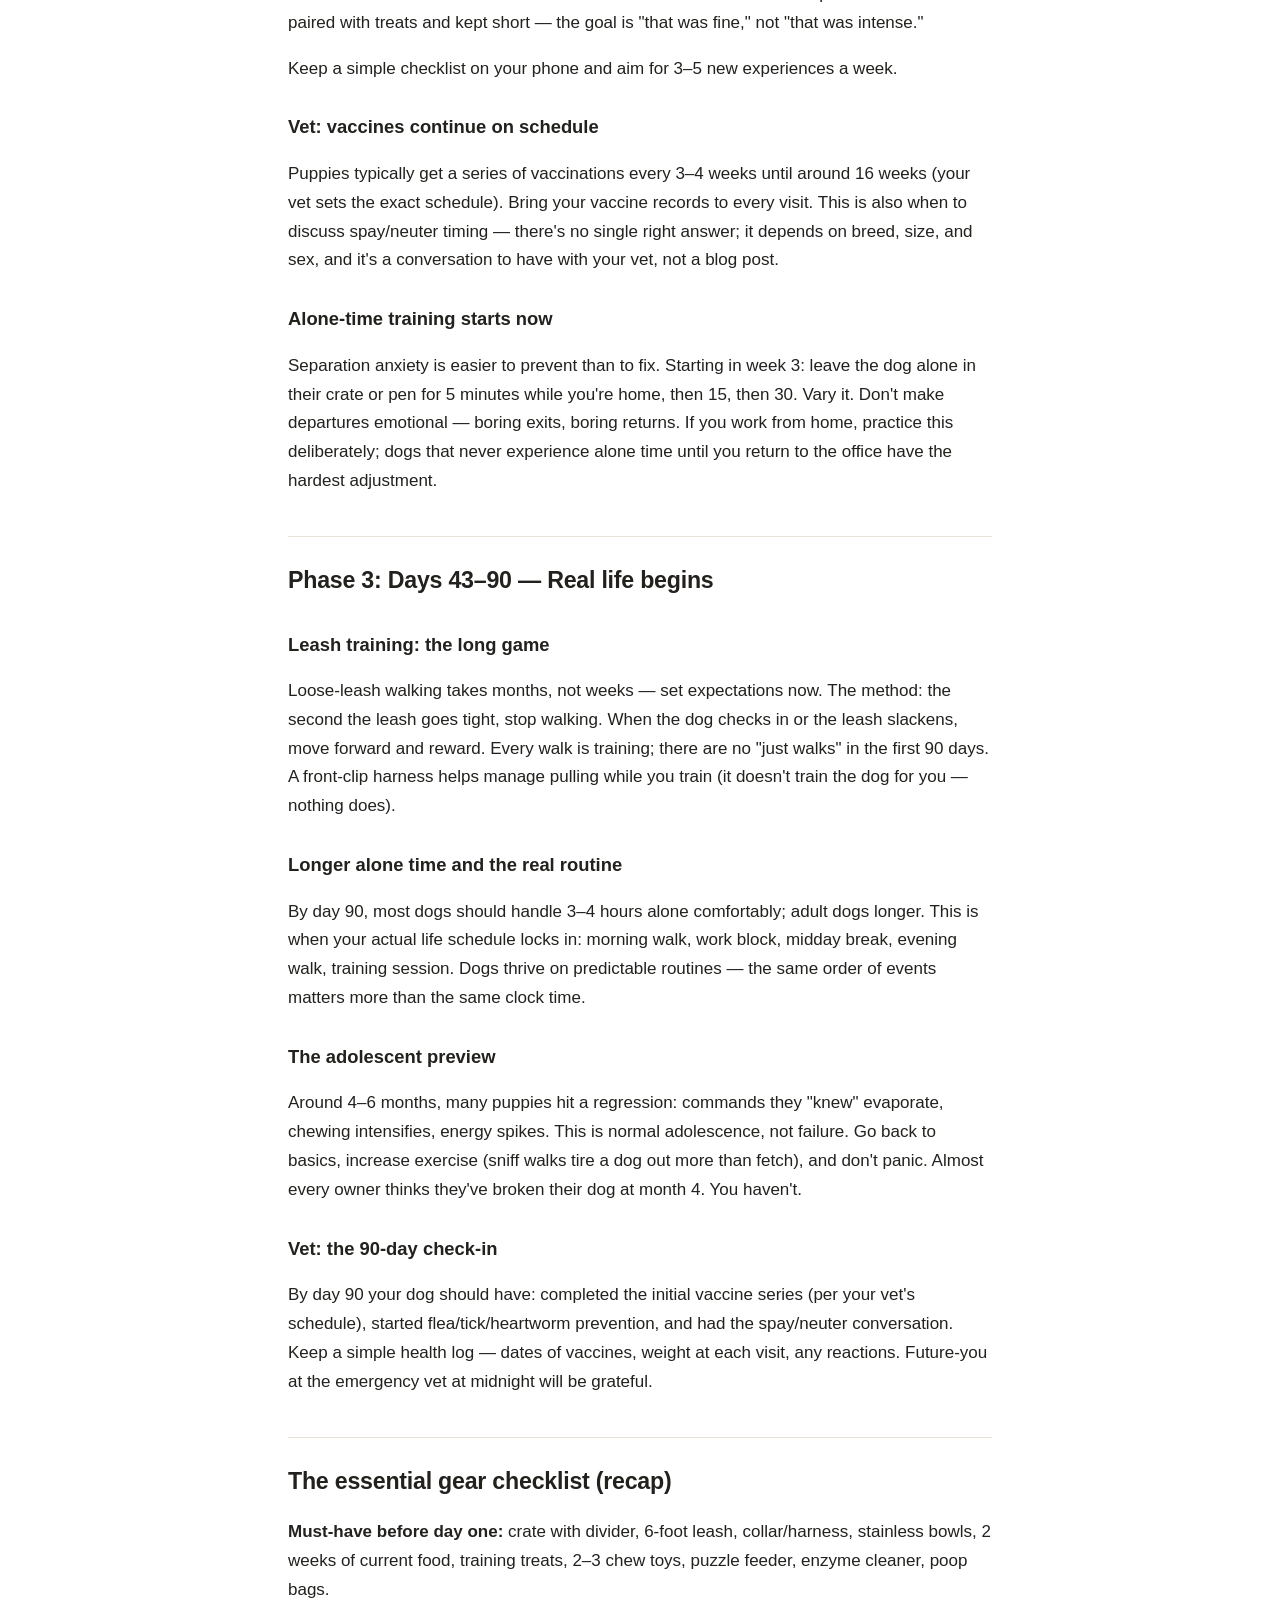
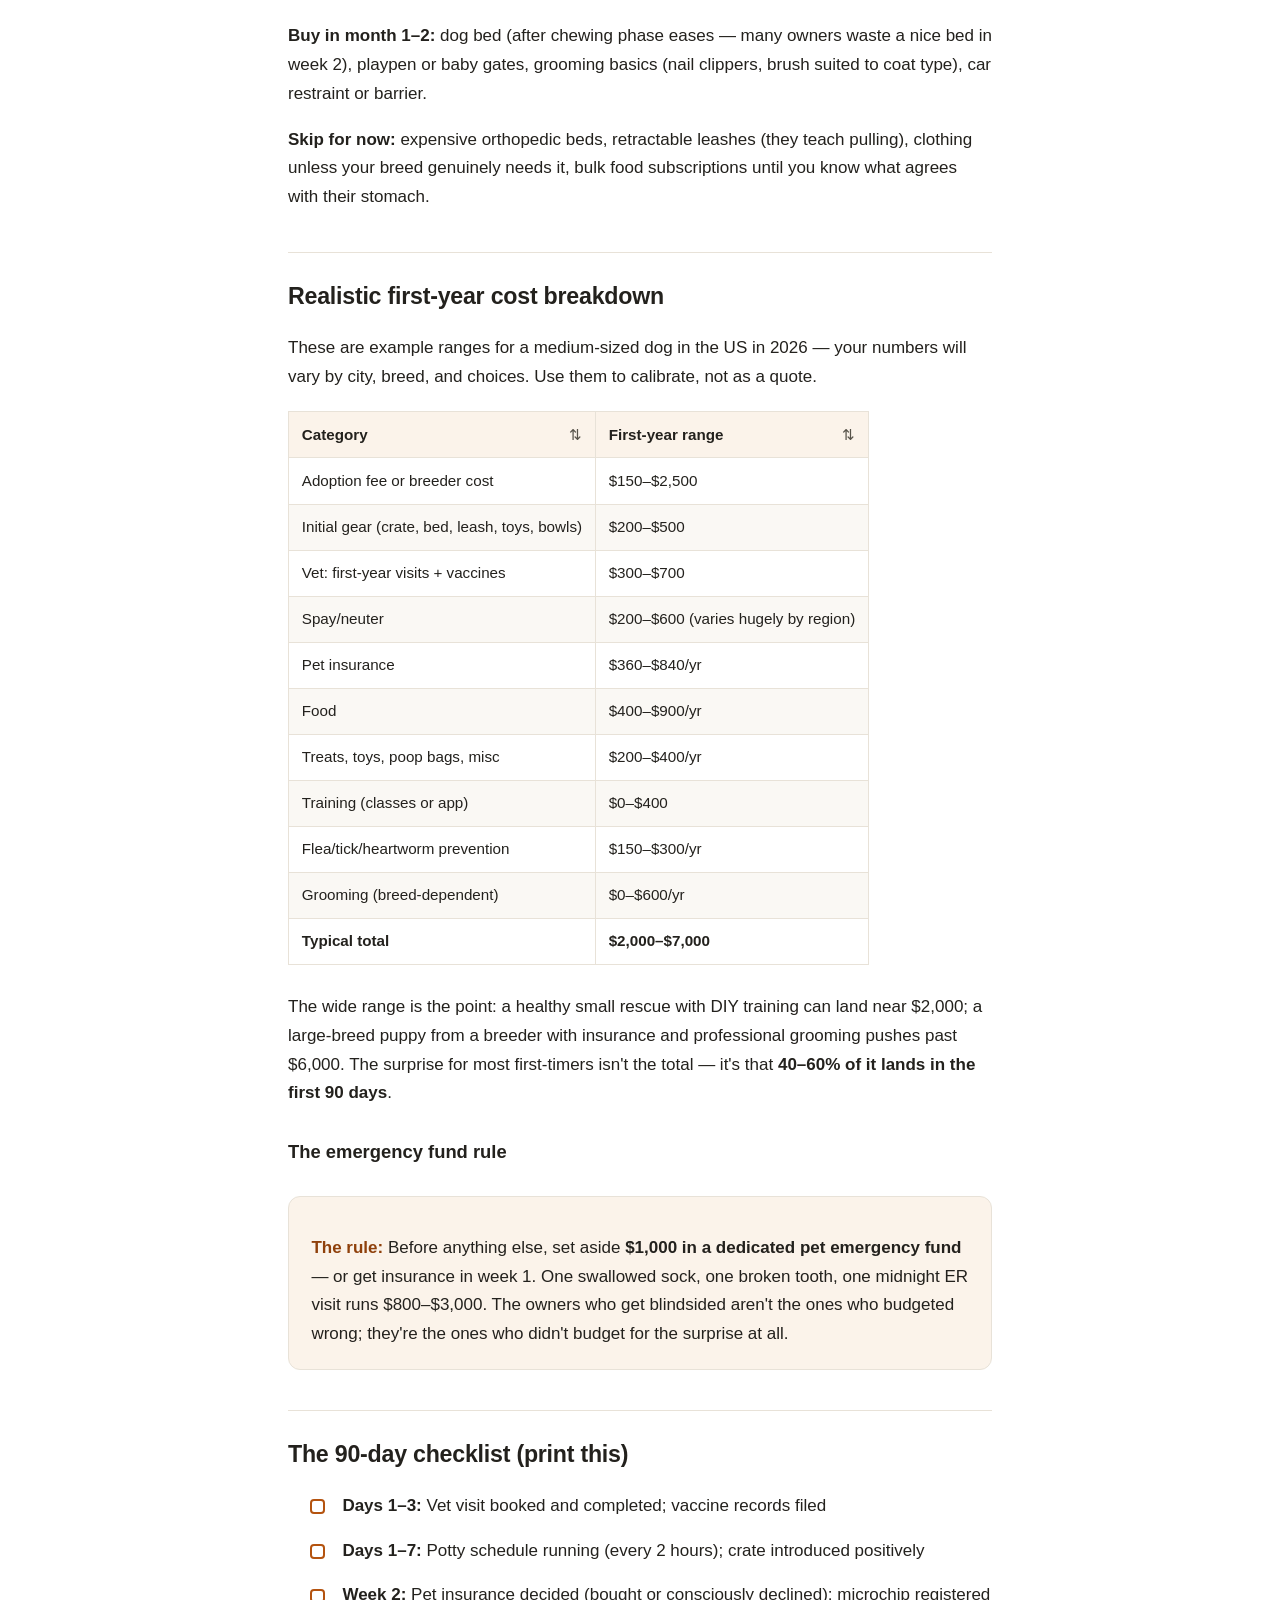
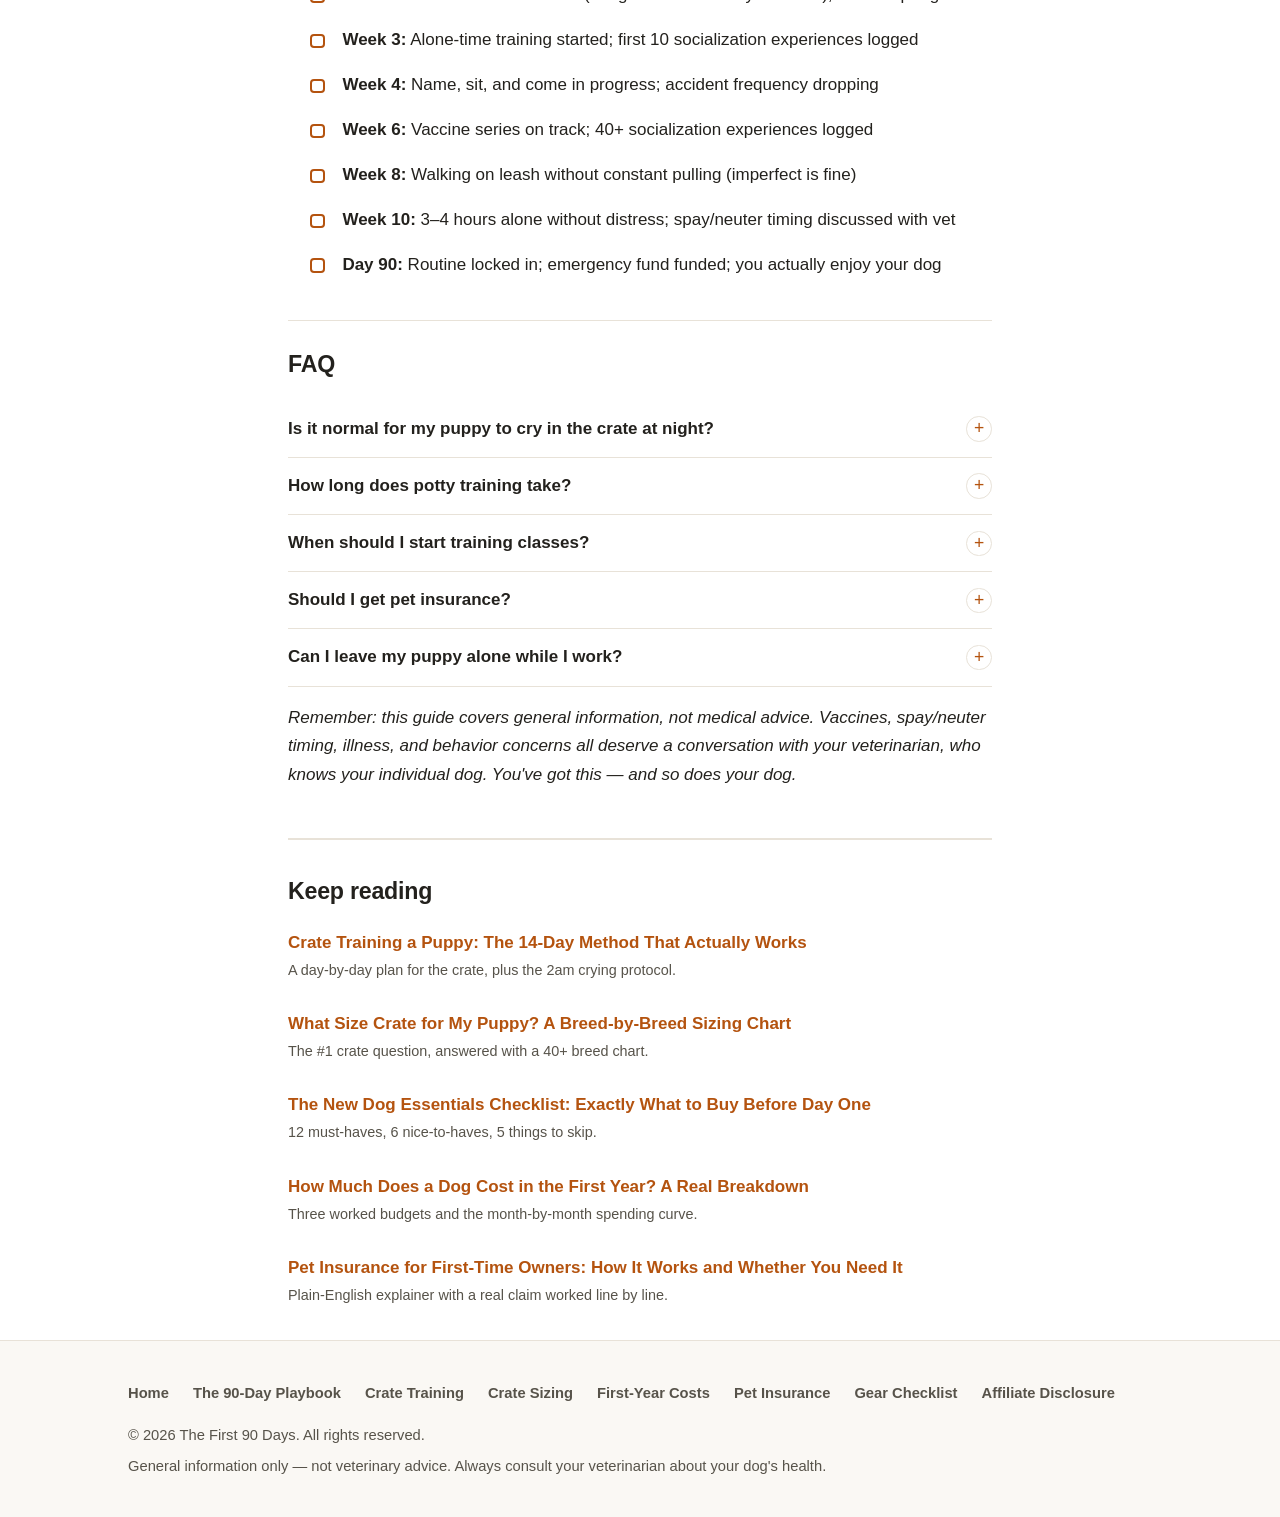
<file: articles/first-time-dog-owners-90-day-playbook.html>
<!DOCTYPE html>
<html lang="en">
<head>
  <meta charset="UTF-8">
  <meta name="viewport" content="width=device-width, initial-scale=1.0">
  <title>The First-Time Dog Owner's 90-Day Playbook: Training, Gear, Vet, and Budget</title>
  <meta name="description" content="The complete week-by-week plan for first-time dog owners: potty schedules, crate training, socialization, vet visits, gear checklists, and a real first-year cost breakdown.">
  <meta property="og:title" content="The First-Time Dog Owner's 90-Day Playbook: Training, Gear, Vet, and Budget">
  <meta property="og:description" content="The no-fluff week-by-week plan for your dog's first 90 days — training, gear, vet, and budget.">
  <meta property="og:type" content="article">
  <!-- MEDIVAVINE/JOURNEY: paste ad network script here -->
  <link rel="stylesheet" href="../styles.css">
  <script>
  /* Apply stored/preferred color theme before first paint (no-JS-safe). */
  (function(){try{var t=localStorage.getItem('f90d-theme');if(!t){t=window.matchMedia('(prefers-color-scheme: dark)').matches?'dark':'light';}document.documentElement.setAttribute('data-theme',t);}catch(e){}})();
  </script>
</head>
<body>
  <header class="site-header">
    <div class="wrap-wide bar">
      <a class="brand" href="../index.html" aria-label="The First 90 Days — home">
        <svg class="paw" width="26" height="26" viewBox="0 0 24 24" fill="currentColor" aria-hidden="true"><path d="M12 13.2c-2.6 0-5.4 2-5.4 4.3 0 1.5 1.1 2.5 2.7 2.5 1 0 1.8-.5 2.7-.5s1.7.5 2.7.5c1.6 0 2.7-1 2.7-2.5 0-2.3-2.8-4.3-5.4-4.3zM6.4 8.2c-1-.4-2.2.3-2.6 1.5-.4 1.2.1 2.5 1.1 2.9 1 .4 2.2-.3 2.6-1.5.4-1.2-.1-2.5-1.1-2.9zm11.2 0c-1 .4-1.5 1.7-1.1 2.9.4 1.2 1.6 1.9 2.6 1.5 1-.4 1.5-1.7 1.1-2.9-.4-1.2-1.6-1.9-2.6-1.5zM9.4 3.2c-1.1.2-1.9 1.4-1.7 2.6.2 1.2 1.2 2.1 2.3 1.9 1.1-.2 1.9-1.4 1.7-2.6-.2-1.2-1.2-2.1-2.3-1.9zm5.2 0c-1.1-.2-2.1.7-2.3 1.9-.2 1.2.6 2.4 1.7 2.6 1.1.2 2.1-.7 2.3-1.9.2-1.2-.6-2.4-1.7-2.6z"/></svg>
        <span>The First <em>90 Days</em></span>
      </a>
      <button class="nav-toggle" aria-expanded="false" aria-controls="mainNav" aria-label="Toggle navigation">&#9776;</button>
      <nav class="main-nav" id="mainNav" aria-label="Main navigation">
        <ul>
          <li><a href="../index.html">Home</a></li>
          <li><a href="first-time-dog-owners-90-day-playbook.html">The 90-Day Playbook</a></li>
          <li><a href="new-dog-essentials-checklist.html">Gear Checklist</a></li>
          <li><a href="how-much-does-a-dog-cost-first-year.html">First-Year Costs</a></li>
          <li><a href="../disclosure.html">Disclosure</a></li>
        </ul>
      </nav>
    </div>
  </header>

  <main class="wrap">
    <article class="post">
      <div class="article-hero">
        <p class="breadcrumb"><a href="../index.html">&larr; Home</a> / Training</p>
        <h1>The First-Time Dog Owner's 90-Day Playbook: Training, Gear, Vet, and Budget</h1>
        <p class="article-meta"><span class="byline">By The First 90 Days Team</span> &middot; Published September 27, 2026 &middot; 14 min read</p>
        <p class="affiliate-note">This article contains affiliate links. If you buy through them, we may earn a commission at no extra cost to you. Read our <a href="../disclosure.html">full disclosure</a>.</p>
      </div>

      <p class="lede"><strong>You just got a dog. Congratulations &mdash; and welcome to the most exhausting, wonderful three months of your life.</strong> If you're lying awake wondering whether the crying in the crate is normal, whether you bought the right food, or how much this is all going to cost, this guide is for you.</p>

      <p>Here's the truth nobody tells first-time owners: the first 90 days are a <em>project</em>, not a vibe. You don't need to be a natural dog person. You need a plan. This playbook gives you one &mdash; week by week, with the training priorities, gear, vet visits, and budget for each phase.</p>

      <blockquote>
        <p><strong>A quick note:</strong> This is general information from experienced owners, not veterinary advice. Your vet knows your specific dog. For any health or medical decision &mdash; vaccines, spaying/neutering, illness &mdash; ask your vet.</p>
      </blockquote>

      <!-- AFFILIATE: New-dog essentials bundle — link the full gear checklist section to Amazon Associates crate/bed/playpen picks. -->

      <h2>Why the first 90 days matter so much</h2>
      <p>Puppies have a socialization window that closes around 14&ndash;16 weeks. Adult rescues form their attachment patterns in the first 6&ndash;8 weeks in a new home. Training habits &mdash; good and bad &mdash; calcify fast: a puppy that learns jumping gets attention will still be jumping at 60 pounds.</p>
      <p>The good news: you don't need to be perfect. You need to be <em>consistent</em> for about three months. Dogs are forgiving learners; they're not forgiving of chaos with no pattern. Give them a pattern, and the rest gets dramatically easier.</p>
      <p>Here's how the 90 days break down:</p>
      <ul>
        <li><strong>Days 1&ndash;14:</strong> Survival mode. Bonding, potty routine, crate introduction, first vet visit.</li>
        <li><strong>Days 15&ndash;42:</strong> Foundations. House training rhythm, basic commands, socialization starts.</li>
        <li><strong>Days 43&ndash;90:</strong> Real life. Leash skills, longer alone time, vet follow-ups, settling into your actual routine.</li>
      </ul>

      <h2>Phase 1: Days 1&ndash;14 &mdash; Survive and bond</h2>

      <h3>Your only training goals: name, crate, and potty</h3>
      <p>Forget "sit" for now. In the first two weeks, your dog needs to learn three things: their name means good things, the crate is safe, and outside is where the bathroom is.</p>
      <p><strong>The potty schedule (this is the whole game):</strong> Take the dog out every 2 hours during the day, plus immediately after waking up, after eating, after drinking, and after playing. For an 8-week-old puppy, that's roughly 10&ndash;12 trips a day. Yes, really. Set a timer. Puppies physically cannot hold it long &mdash; the rule of thumb is one hour per month of age, so an 8-week-old gets about 2 hours. For the complete hour-by-hour version, follow our <a href="how-to-potty-train-a-puppy.html">potty training schedule for weeks 8&ndash;12</a>.</p>
      <p><strong>Crate introduction:</strong> Feed every meal in the crate with the door open. Toss treats in randomly during the day. First closed-door sessions should be 5 minutes while you're in the room, building up gradually. A crying puppy at night is normal for the first 3&ndash;5 nights &mdash; make sure they've pottied, then keep nighttime interactions boring and dark. For exact day-by-day timings, use our <a href="crate-training-puppy-14-day-method.html">14-day crate training method</a>.</p>

      <!-- AFFILIATE: Crate sizing guide + specific crate recommendations — Amazon Associates. Link to "What Size Crate for My Puppy?" article. -->

      <h3>Gear you need before (or on) day one</h3>
      <p>Buy these before the dog arrives. Everything else can wait (the full list, with what to look for in each item, is in our <a href="new-dog-essentials-checklist.html">new dog essentials checklist</a>):</p>
      <ul>
        <li><strong>Crate</strong> sized for the dog's <em>adult</em> weight, with a divider panel for puppies (see our <a href="what-size-crate-for-my-puppy.html">breed-by-breed crate sizing chart</a>)</li>
        <li><strong>6-foot leash</strong> (not retractable) and a properly fitted collar or harness</li>
        <li><strong>Food and water bowls</strong> &mdash; stainless steel, skip the cute ceramic for now</li>
        <li><strong>The same food the dog is currently eating</strong> (breeder/shelter food), enough for 2 weeks &mdash; switch foods gradually later to avoid stomach upset</li>
        <li><strong>Training treats</strong> &mdash; small, soft, smelly; you'll use hundreds in month one</li>
        <li><strong>2&ndash;3 chew toys</strong> (different textures) and one puzzle feeder</li>
        <li><strong>Enzyme cleaner</strong> for accidents &mdash; regular cleaner doesn't remove the scent marker, and the dog will go there again</li>
        <li><strong>Poop bags</strong> &mdash; buy the big box now; you'll use 3&ndash;5 a day</li>
      </ul>

      <!-- AFFILIATE: "New Dog Essentials Checklist" — each bullet links to a specific Amazon product pick. High-converting listicle format. -->

      <h3>Vet: book the first visit within 72 hours</h3>
      <p>Even if the breeder or shelter says the dog "just saw a vet," book your own visit within the first 3 days. The first appointment covers: a full physical exam, weight check, fecal test for parasites, vaccine review (bring any records you were given), and a microchip check. Ask about the vaccine schedule going forward, flea/tick/heartworm prevention for your area, and what number to call after hours.</p>

      <h3>Budget: expect the biggest hit now</h3>
      <p>Month one is the most expensive month of dog ownership. Between the adoption fee or breeder cost, the gear haul, the first vet visit, and pet insurance signup, most first-time owners spend <strong>$800&ndash;$2,000 in the first 30 days</strong> before food is even a factor. That's normal. It drops sharply after. For the full picture, see our <a href="how-much-does-a-dog-cost-first-year.html">real first-year cost breakdown</a> with three worked example budgets.</p>

      <!-- AFFILIATE: Pet insurance comparison — readers shopping in week 1 are the highest-intent insurance buyers. Link to "Pet Insurance for First-Time Owners" via ShareASale/CJ/Impact programs. -->

      <h2>Phase 2: Days 15&ndash;42 &mdash; Build the foundations</h2>

      <h3>House training: keep the schedule, add the bell (optional)</h3>
      <p>By week 3, you should see fewer accidents &mdash; not zero, fewer. Keep the every-2-hours schedule but start stretching it by 15 minutes each week the dog stays accident-free. The goal by day 42: the puppy signals at the door or holds it 3&ndash;4 hours during the day. Nighttime: most puppies sleep through (6&ndash;7 hours) by 12&ndash;14 weeks.</p>
      <p><strong>The accident rule:</strong> If you catch them mid-accident, interrupt calmly and take them outside immediately. If you find it after the fact, clean it with enzyme cleaner and say nothing &mdash; punishment after the fact teaches the dog to hide it from you, not to hold it.</p>

      <h3>The five commands that matter (in this order)</h3>
      <ol>
        <li><strong>Name recognition</strong> &mdash; say the name, treat when they look. 20 reps a day.</li>
        <li><strong>Sit</strong> &mdash; lure with a treat over the nose. The foundation of impulse control.</li>
        <li><strong>Come (recall)</strong> &mdash; practice indoors first, always reward, never punish a slow recall.</li>
        <li><strong>Down</strong> &mdash; useful for vet visits and settling.</li>
        <li><strong>Leave it</strong> &mdash; the command that keeps them from eating garbage on walks.</li>
      </ol>
      <p>Train in <strong>5-minute sessions, 2&ndash;3 times a day.</strong> Puppies check out after 5 minutes; short sessions beat long ones every time. End every session with a win.</p>

      <h3>Socialization: the clock is ticking</h3>
      <p>The socialization window closes around 14&ndash;16 weeks, and you can't get it back. This doesn't mean dog parks (avoid those until vaccines are complete &mdash; ask your vet). It means <em>exposure</em>: 100 different positive experiences. Car rides. Umbrellas. Men with hats. Kids on scooters. Vacuum cleaners. Different floor textures. Elevators. Each exposure should be paired with treats and kept short &mdash; the goal is "that was fine," not "that was intense."</p>
      <p>Keep a simple checklist on your phone and aim for 3&ndash;5 new experiences a week.</p>

      <!-- AFFILIATE: Puppy socialization class finder / training treat bundles — Amazon treats + local class directories. -->

      <h3>Vet: vaccines continue on schedule</h3>
      <p>Puppies typically get a series of vaccinations every 3&ndash;4 weeks until around 16 weeks (your vet sets the exact schedule). Bring your vaccine records to every visit. This is also when to discuss spay/neuter timing &mdash; there's no single right answer; it depends on breed, size, and sex, and it's a conversation to have with your vet, not a blog post.</p>

      <h3>Alone-time training starts now</h3>
      <p>Separation anxiety is easier to prevent than to fix. Starting in week 3: leave the dog alone in their crate or pen for 5 minutes while you're home, then 15, then 30. Vary it. Don't make departures emotional &mdash; boring exits, boring returns. If you work from home, practice this deliberately; dogs that never experience alone time until you return to the office have the hardest adjustment.</p>

      <h2>Phase 3: Days 43&ndash;90 &mdash; Real life begins</h2>

      <h3>Leash training: the long game</h3>
      <p>Loose-leash walking takes months, not weeks &mdash; set expectations now. The method: the second the leash goes tight, stop walking. When the dog checks in or the leash slackens, move forward and reward. Every walk is training; there are no "just walks" in the first 90 days. A front-clip harness helps manage pulling while you train (it doesn't train the dog for you &mdash; nothing does).</p>

      <h3>Longer alone time and the real routine</h3>
      <p>By day 90, most dogs should handle 3&ndash;4 hours alone comfortably; adult dogs longer. This is when your actual life schedule locks in: morning walk, work block, midday break, evening walk, training session. Dogs thrive on predictable routines &mdash; the same order of events matters more than the same clock time.</p>

      <h3>The adolescent preview</h3>
      <p>Around 4&ndash;6 months, many puppies hit a regression: commands they "knew" evaporate, chewing intensifies, energy spikes. This is normal adolescence, not failure. Go back to basics, increase exercise (sniff walks tire a dog out more than fetch), and don't panic. Almost every owner thinks they've broken their dog at month 4. You haven't.</p>

      <!-- AFFILIATE: Enrichment toys and puzzle feeders — "best toys for teething/adolescent chewers" roundup, Amazon Associates. -->

      <h3>Vet: the 90-day check-in</h3>
      <p>By day 90 your dog should have: completed the initial vaccine series (per your vet's schedule), started flea/tick/heartworm prevention, and had the spay/neuter conversation. Keep a simple health log &mdash; dates of vaccines, weight at each visit, any reactions. Future-you at the emergency vet at midnight will be grateful.</p>

      <h2>The essential gear checklist (recap)</h2>
      <p><strong>Must-have before day one:</strong> crate with divider, 6-foot leash, collar/harness, stainless bowls, 2 weeks of current food, training treats, 2&ndash;3 chew toys, puzzle feeder, enzyme cleaner, poop bags.</p>
      <p><strong>Buy in month 1&ndash;2:</strong> dog bed (after chewing phase eases &mdash; many owners waste a nice bed in week 2), playpen or baby gates, grooming basics (nail clippers, brush suited to coat type), car restraint or barrier.</p>
      <p><strong>Skip for now:</strong> expensive orthopedic beds, retractable leashes (they teach pulling), clothing unless your breed genuinely needs it, bulk food subscriptions until you know what agrees with their stomach.</p>

      <!-- AFFILIATE: Full "New Dog Essentials Checklist" article — the site's highest-converting gear post. Each item links to tested picks. -->

      <h2>Realistic first-year cost breakdown</h2>
      <p>These are example ranges for a medium-sized dog in the US in 2026 &mdash; your numbers will vary by city, breed, and choices. Use them to calibrate, not as a quote.</p>
      <table>
        <thead>
          <tr><th>Category</th><th>First-year range</th></tr>
        </thead>
        <tbody>
          <tr><td>Adoption fee or breeder cost</td><td>$150&ndash;$2,500</td></tr>
          <tr><td>Initial gear (crate, bed, leash, toys, bowls)</td><td>$200&ndash;$500</td></tr>
          <tr><td>Vet: first-year visits + vaccines</td><td>$300&ndash;$700</td></tr>
          <tr><td>Spay/neuter</td><td>$200&ndash;$600 (varies hugely by region)</td></tr>
          <tr><td>Pet insurance</td><td>$360&ndash;$840/yr</td></tr>
          <tr><td>Food</td><td>$400&ndash;$900/yr</td></tr>
          <tr><td>Treats, toys, poop bags, misc</td><td>$200&ndash;$400/yr</td></tr>
          <tr><td>Training (classes or app)</td><td>$0&ndash;$400</td></tr>
          <tr><td>Flea/tick/heartworm prevention</td><td>$150&ndash;$300/yr</td></tr>
          <tr><td>Grooming (breed-dependent)</td><td>$0&ndash;$600/yr</td></tr>
          <tr><td><strong>Typical total</strong></td><td><strong>$2,000&ndash;$7,000</strong></td></tr>
        </tbody>
      </table>
      <p>The wide range is the point: a healthy small rescue with DIY training can land near $2,000; a large-breed puppy from a breeder with insurance and professional grooming pushes past $6,000. The surprise for most first-timers isn't the total &mdash; it's that <strong>40&ndash;60% of it lands in the first 90 days</strong>.</p>

      <!-- AFFILIATE: "First-Year Dog Budget Spreadsheet" digital product ($19) — embedded CTA. Also link insurance comparison again; budget content converts insurance shoppers. -->

      <h3>The emergency fund rule</h3>
      <div class="callout">
        <p><strong>The rule:</strong> Before anything else, set aside <strong>$1,000 in a dedicated pet emergency fund</strong> &mdash; or get insurance in week 1. One swallowed sock, one broken tooth, one midnight ER visit runs $800&ndash;$3,000. The owners who get blindsided aren't the ones who budgeted wrong; they're the ones who didn't budget for the surprise at all.</p>
      </div>

      <h2>The 90-day checklist (print this)</h2>
      <ul class="checklist">
        <li><strong>Days 1&ndash;3:</strong> Vet visit booked and completed; vaccine records filed</li>
        <li><strong>Days 1&ndash;7:</strong> Potty schedule running (every 2 hours); crate introduced positively</li>
        <li><strong>Week 2:</strong> Pet insurance decided (bought or consciously declined); microchip registered</li>
        <li><strong>Week 3:</strong> Alone-time training started; first 10 socialization experiences logged</li>
        <li><strong>Week 4:</strong> Name, sit, and come in progress; accident frequency dropping</li>
        <li><strong>Week 6:</strong> Vaccine series on track; 40+ socialization experiences logged</li>
        <li><strong>Week 8:</strong> Walking on leash without constant pulling (imperfect is fine)</li>
        <li><strong>Week 10:</strong> 3&ndash;4 hours alone without distress; spay/neuter timing discussed with vet</li>
        <li><strong>Day 90:</strong> Routine locked in; emergency fund funded; you actually enjoy your dog</li>
      </ul>

      <h2>FAQ</h2>
      <dl class="faq">
        <dt>Is it normal for my puppy to cry in the crate at night?</dt>
        <dd>Yes, for the first 3&ndash;5 nights. Make sure they've pottied, keep it dark and boring, and don't turn nighttime wake-ups into playtime. If crying persists past a week or is paired with drooling, escape attempts, or panic, talk to your vet or a trainer &mdash; that's beyond normal adjustment.</dd>

        <dt>How long does potty training take?</dt>
        <dd>Most puppies are reliably house-trained by 4&ndash;6 months with a consistent schedule. "Reliable" means occasional accidents, not zero &mdash; full bladder control develops gradually. If you're still seeing multiple daily accidents at 6 months, check with your vet to rule out medical causes.</dd>

        <dt>When should I start training classes?</dt>
        <dd>Puppy kindergarten-style classes are typically open once vaccines are underway (often around 10&ndash;12 weeks &mdash; confirm with your vet). The value isn't the commands; it's supervised socialization with other puppies. For adult rescues, a basic manners class in month 2 is ideal.</dd>

        <dt>Should I get pet insurance?</dt>
        <dd>If a surprise $2,000 vet bill would wreck your finances, yes &mdash; and sign up in the first weeks, because pre-existing conditions generally aren't covered and waiting periods apply. Compare accident-only vs. accident-and-illness plans, deductibles, and reimbursement rates &mdash; not just the monthly premium. Our <a href="pet-insurance-for-first-time-owners.html">pet insurance explainer</a> walks through a real claim line by line.</dd>

        <dt>Can I leave my puppy alone while I work?</dt>
        <dd>An 8-week-old puppy maxes out around 2 hours; build up gradually to 4 hours by 4&ndash;6 months. For full workdays before that, you'll need a midday dog walker, daycare a few days a week, or a work-from-home arrangement. This is the logistics problem most new owners underestimate &mdash; solve it before day one.</dd>
      </dl>

      <!-- AFFILIATE: insurance comparison table (pet insurance via ShareASale / CJ / Impact) — place near the "Should I get pet insurance?" FAQ. -->

      <p><em>Remember: this guide covers general information, not medical advice. Vaccines, spay/neuter timing, illness, and behavior concerns all deserve a conversation with your veterinarian, who knows your individual dog. You've got this &mdash; and so does your dog.</em></p>

      <section class="keep-reading" aria-label="Keep reading">
        <h2>Keep reading</h2>
        <ul>
          <li><a href="crate-training-puppy-14-day-method.html">Crate Training a Puppy: The 14-Day Method That Actually Works</a><span>A day-by-day plan for the crate, plus the 2am crying protocol.</span></li>
          <li><a href="what-size-crate-for-my-puppy.html">What Size Crate for My Puppy? A Breed-by-Breed Sizing Chart</a><span>The #1 crate question, answered with a 40+ breed chart.</span></li>
          <li><a href="new-dog-essentials-checklist.html">The New Dog Essentials Checklist: Exactly What to Buy Before Day One</a><span>12 must-haves, 6 nice-to-haves, 5 things to skip.</span></li>
          <li><a href="how-much-does-a-dog-cost-first-year.html">How Much Does a Dog Cost in the First Year? A Real Breakdown</a><span>Three worked budgets and the month-by-month spending curve.</span></li>
          <li><a href="pet-insurance-for-first-time-owners.html">Pet Insurance for First-Time Owners: How It Works and Whether You Need It</a><span>Plain-English explainer with a real claim worked line by line.</span></li>
        </ul>
      </section>
    </article>
  </main>

  <footer class="site-footer">
    <div class="wrap-wide">
      <nav aria-label="Footer navigation">
        <ul>
          <li><a href="../index.html">Home</a></li>
          <li><a href="first-time-dog-owners-90-day-playbook.html">The 90-Day Playbook</a></li>
          <li><a href="crate-training-puppy-14-day-method.html">Crate Training</a></li>
          <li><a href="what-size-crate-for-my-puppy.html">Crate Sizing</a></li>
          <li><a href="how-much-does-a-dog-cost-first-year.html">First-Year Costs</a></li>
          <li><a href="pet-insurance-for-first-time-owners.html">Pet Insurance</a></li>
          <li><a href="new-dog-essentials-checklist.html">Gear Checklist</a></li>
          <li><a href="../disclosure.html">Affiliate Disclosure</a></li>
        </ul>
      </nav>
      <p>&copy; 2026 The First 90 Days. All rights reserved.</p>
      <p>General information only — not veterinary advice. Always consult your veterinarian about your dog's health.</p>
    </div>
  </footer>

  <script src="../assets/site.js" defer></script>
</body>
</html>
</file>
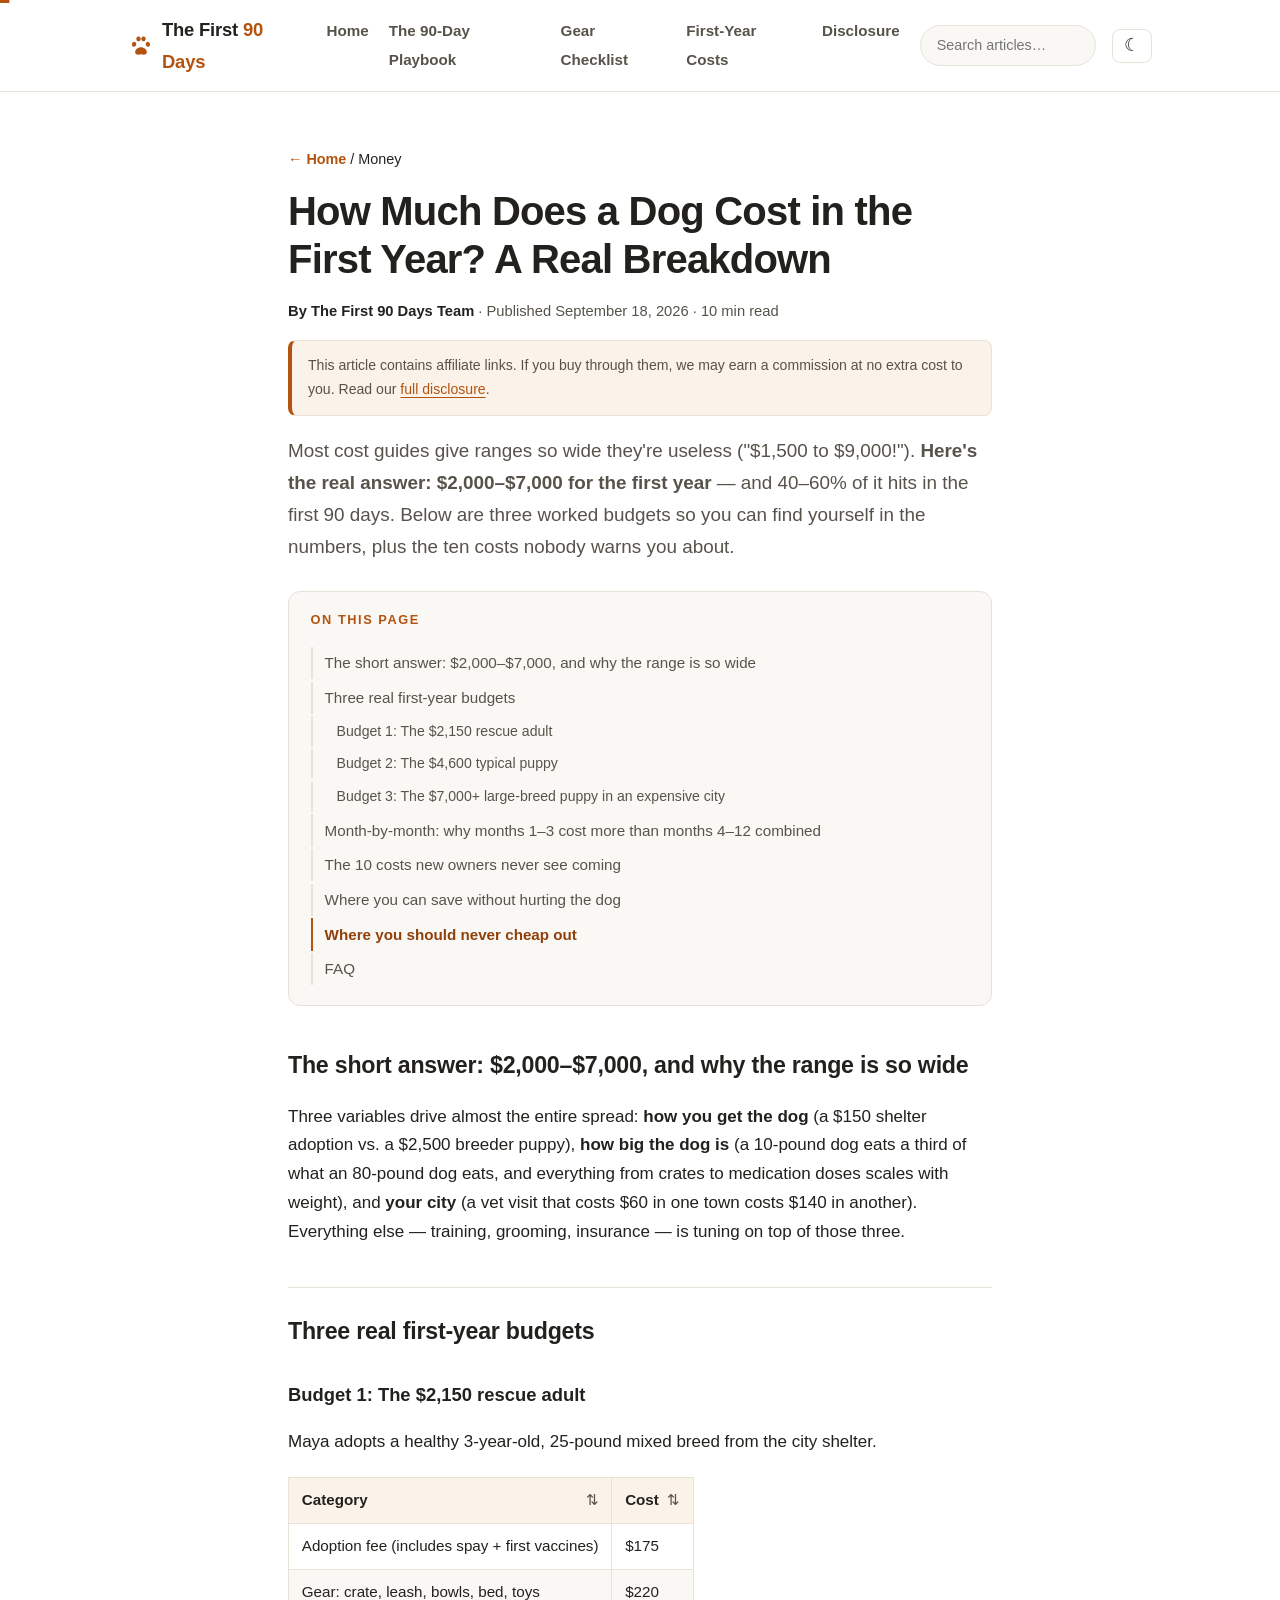
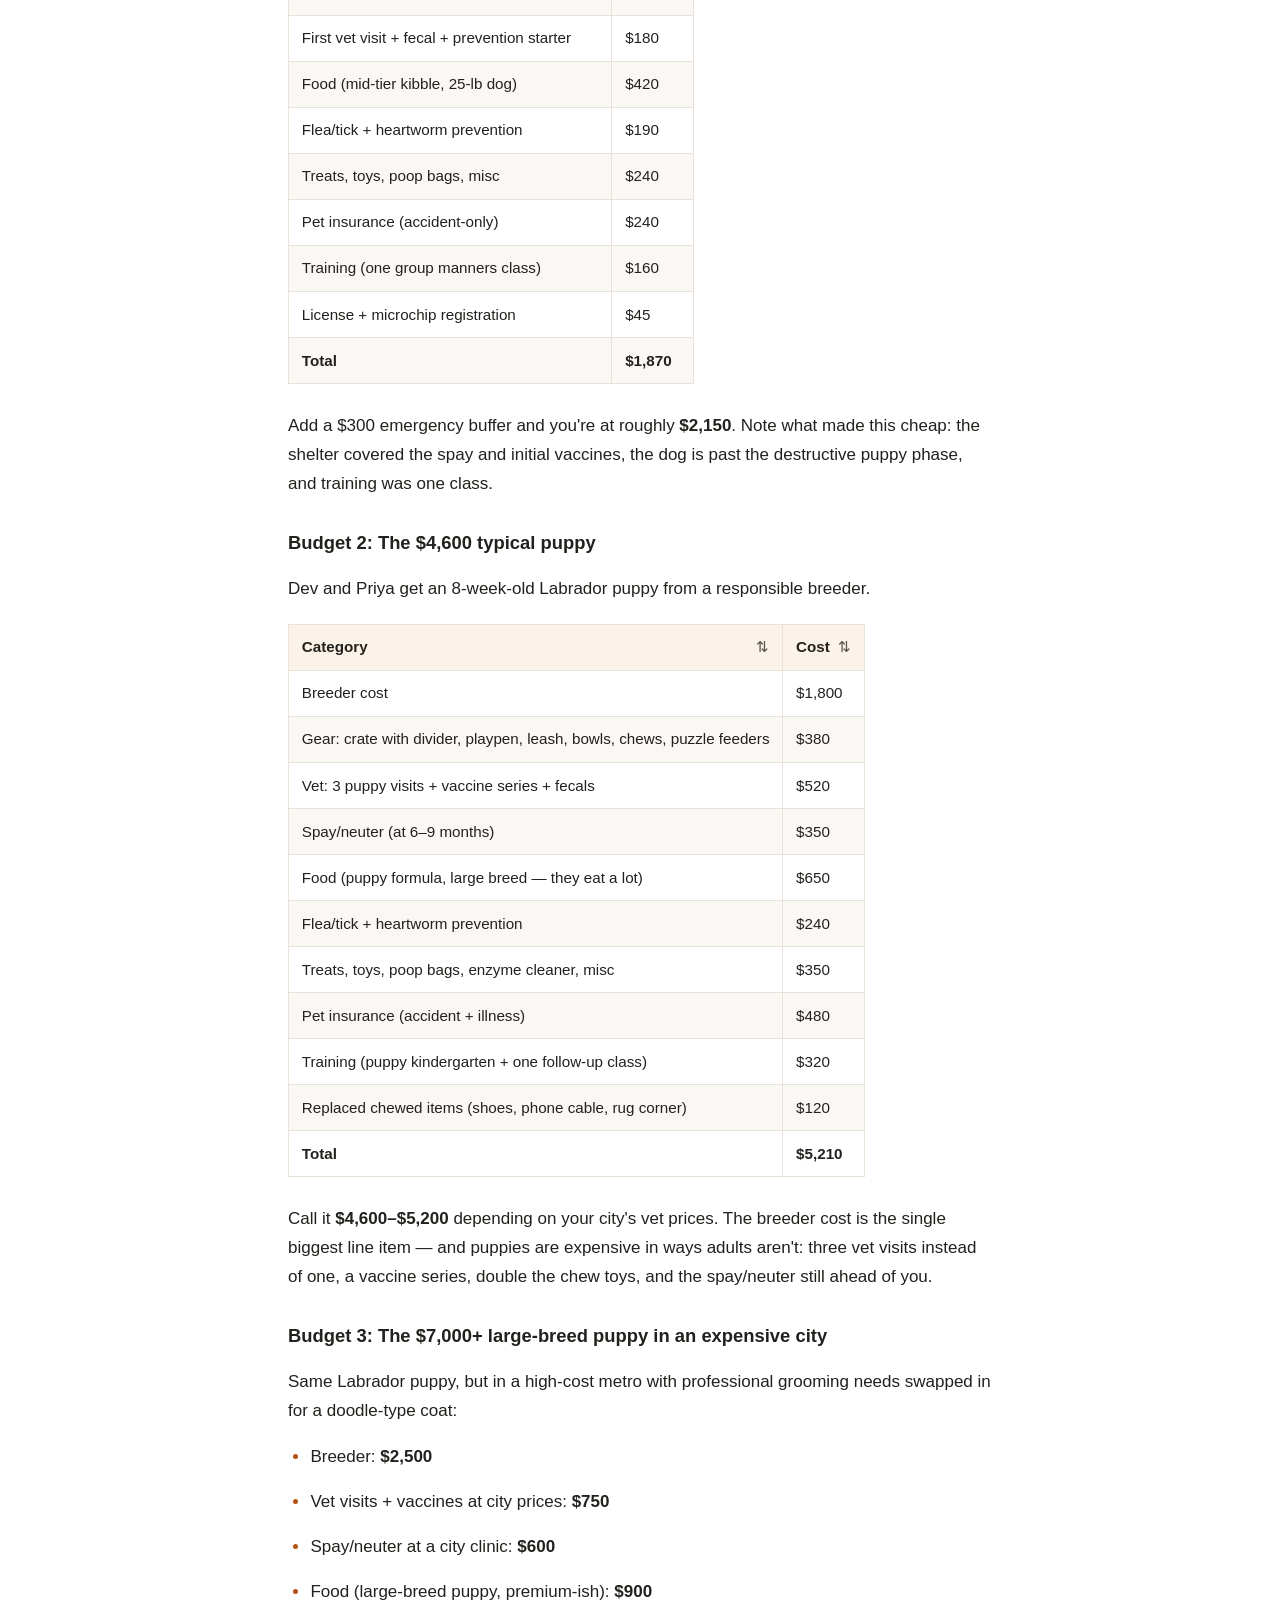
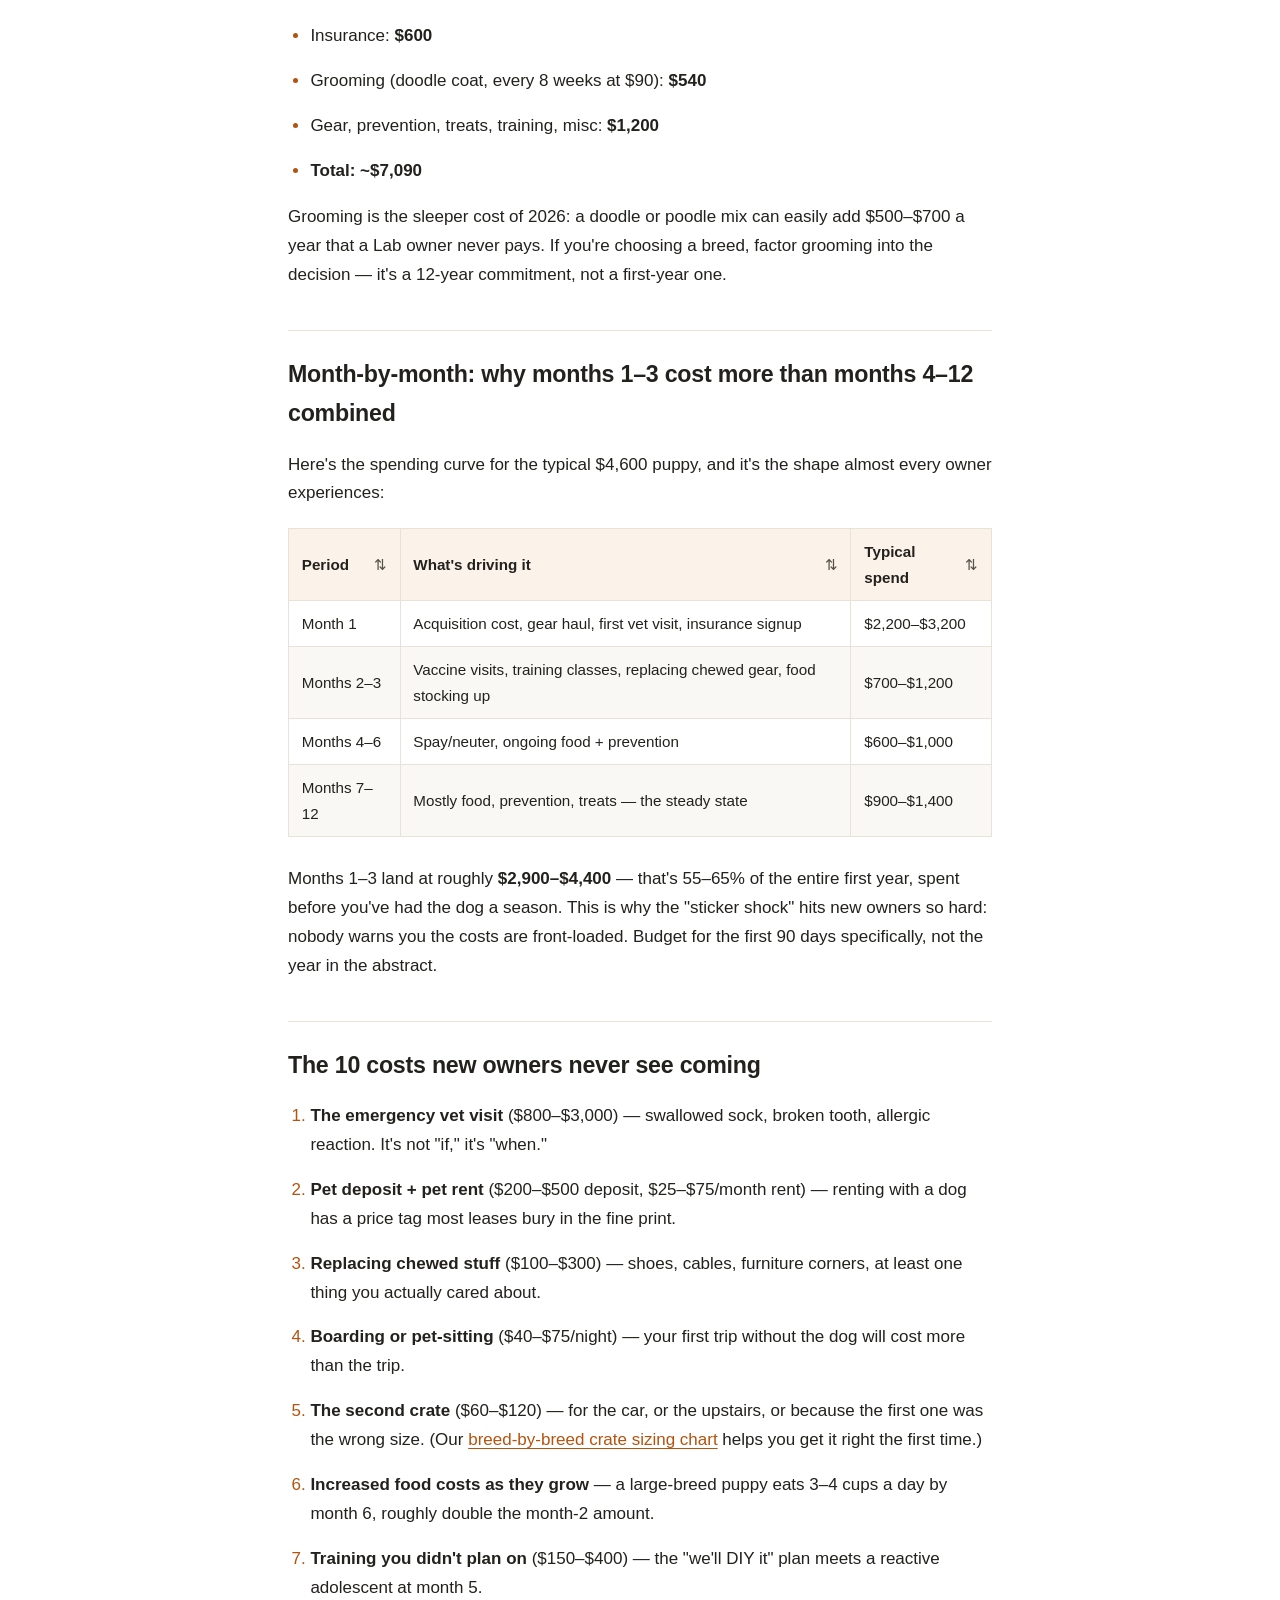
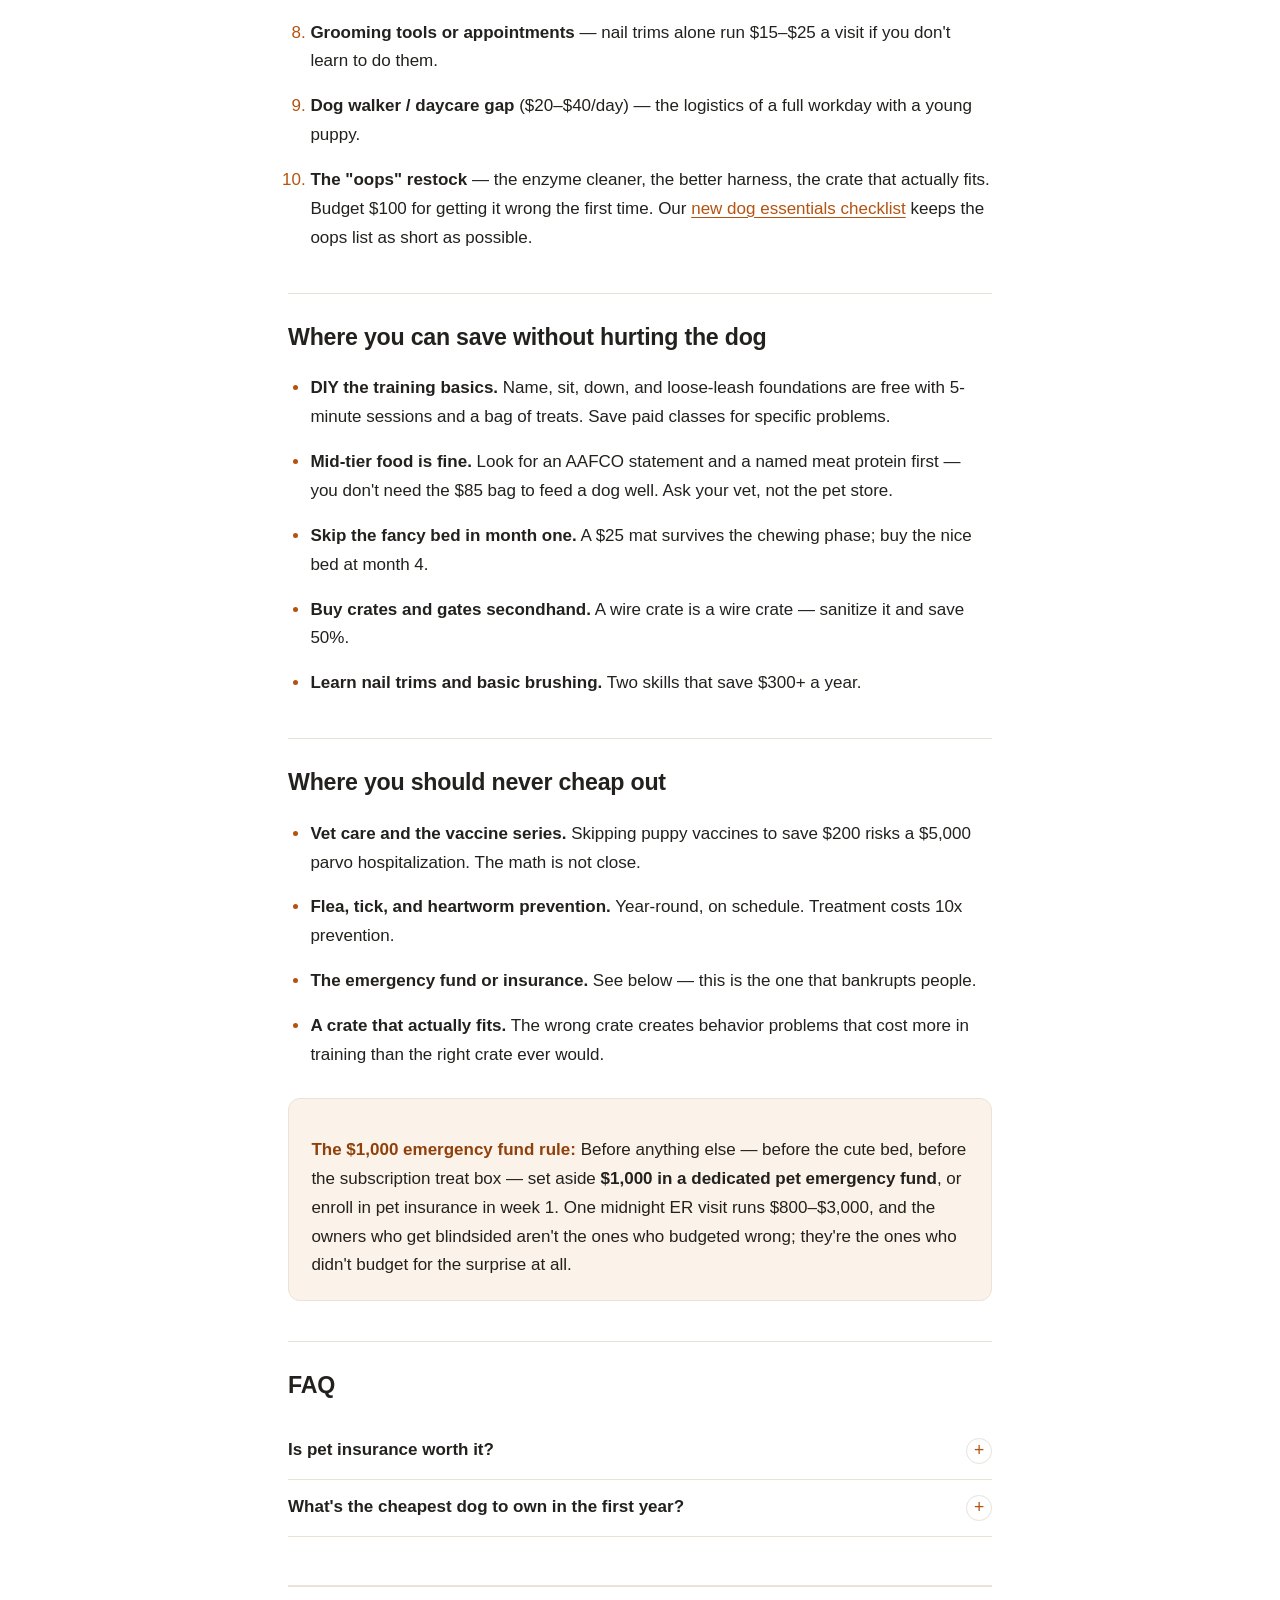
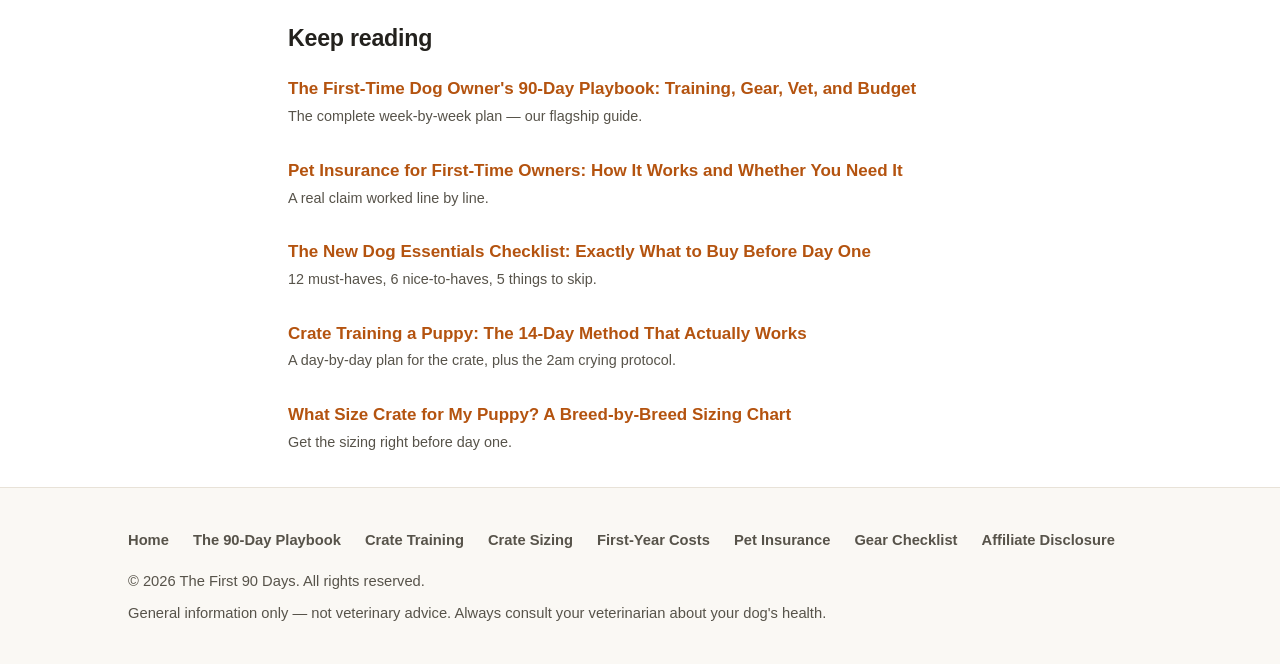
<file: articles/how-much-does-a-dog-cost-first-year.html>
<!DOCTYPE html>
<html lang="en">
<head>
  <meta charset="UTF-8">
  <meta name="viewport" content="width=device-width, initial-scale=1.0">
  <title>How Much Does a Dog Cost in the First Year? A Real Breakdown</title>
  <meta name="description" content="Real first-year dog cost numbers: three worked budgets (budget rescue, typical puppy, large-breed puppy), the month-by-month spending curve, and 10 hidden costs new owners miss.">
  <meta property="og:title" content="How Much Does a Dog Cost in the First Year? A Real Breakdown">
  <meta property="og:description" content="$2,000–$7,000, and why 40–60% of it lands in the first 90 days. Three real budgets, ten hidden costs.">
  <meta property="og:type" content="article">
  <!-- MEDIVAVINE/JOURNEY: paste ad network script here -->
  <link rel="stylesheet" href="../styles.css">
  <script>
  /* Apply stored/preferred color theme before first paint (no-JS-safe). */
  (function(){try{var t=localStorage.getItem('f90d-theme');if(!t){t=window.matchMedia('(prefers-color-scheme: dark)').matches?'dark':'light';}document.documentElement.setAttribute('data-theme',t);}catch(e){}})();
  </script>
</head>
<body>
  <header class="site-header">
    <div class="wrap-wide bar">
      <a class="brand" href="../index.html" aria-label="The First 90 Days — home">
        <svg class="paw" width="26" height="26" viewBox="0 0 24 24" fill="currentColor" aria-hidden="true"><path d="M12 13.2c-2.6 0-5.4 2-5.4 4.3 0 1.5 1.1 2.5 2.7 2.5 1 0 1.8-.5 2.7-.5s1.7.5 2.7.5c1.6 0 2.7-1 2.7-2.5 0-2.3-2.8-4.3-5.4-4.3zM6.4 8.2c-1-.4-2.2.3-2.6 1.5-.4 1.2.1 2.5 1.1 2.9 1 .4 2.2-.3 2.6-1.5.4-1.2-.1-2.5-1.1-2.9zm11.2 0c-1 .4-1.5 1.7-1.1 2.9.4 1.2 1.6 1.9 2.6 1.5 1-.4 1.5-1.7 1.1-2.9-.4-1.2-1.6-1.9-2.6-1.5zM9.4 3.2c-1.1.2-1.9 1.4-1.7 2.6.2 1.2 1.2 2.1 2.3 1.9 1.1-.2 1.9-1.4 1.7-2.6-.2-1.2-1.2-2.1-2.3-1.9zm5.2 0c-1.1-.2-2.1.7-2.3 1.9-.2 1.2.6 2.4 1.7 2.6 1.1.2 2.1-.7 2.3-1.9.2-1.2-.6-2.4-1.7-2.6z"/></svg>
        <span>The First <em>90 Days</em></span>
      </a>
      <button class="nav-toggle" aria-expanded="false" aria-controls="mainNav" aria-label="Toggle navigation">&#9776;</button>
      <nav class="main-nav" id="mainNav" aria-label="Main navigation">
        <ul>
          <li><a href="../index.html">Home</a></li>
          <li><a href="first-time-dog-owners-90-day-playbook.html">The 90-Day Playbook</a></li>
          <li><a href="new-dog-essentials-checklist.html">Gear Checklist</a></li>
          <li><a href="how-much-does-a-dog-cost-first-year.html">First-Year Costs</a></li>
          <li><a href="../disclosure.html">Disclosure</a></li>
        </ul>
      </nav>
    </div>
  </header>

  <main class="wrap">
    <article class="post">
      <div class="article-hero">
        <p class="breadcrumb"><a href="../index.html">&larr; Home</a> / Money</p>
        <h1>How Much Does a Dog Cost in the First Year? A Real Breakdown</h1>
        <p class="article-meta"><span class="byline">By The First 90 Days Team</span> &middot; Published September 18, 2026 &middot; 10 min read</p>
        <p class="affiliate-note">This article contains affiliate links. If you buy through them, we may earn a commission at no extra cost to you. Read our <a href="../disclosure.html">full disclosure</a>.</p>
      </div>

      <p class="lede">Most cost guides give ranges so wide they're useless ("$1,500 to $9,000!"). <strong>Here's the real answer: $2,000&ndash;$7,000 for the first year</strong> — and 40&ndash;60% of it hits in the first 90 days. Below are three worked budgets so you can find yourself in the numbers, plus the ten costs nobody warns you about.</p>

      <h2>The short answer: $2,000&ndash;$7,000, and why the range is so wide</h2>
      <p>Three variables drive almost the entire spread: <strong>how you get the dog</strong> (a $150 shelter adoption vs. a $2,500 breeder puppy), <strong>how big the dog is</strong> (a 10-pound dog eats a third of what an 80-pound dog eats, and everything from crates to medication doses scales with weight), and <strong>your city</strong> (a vet visit that costs $60 in one town costs $140 in another). Everything else — training, grooming, insurance — is tuning on top of those three.</p>

      <h2>Three real first-year budgets</h2>

      <h3>Budget 1: The $2,150 rescue adult</h3>
      <p>Maya adopts a healthy 3-year-old, 25-pound mixed breed from the city shelter.</p>
      <table>
        <thead><tr><th>Category</th><th>Cost</th></tr></thead>
        <tbody>
          <tr><td>Adoption fee (includes spay + first vaccines)</td><td>$175</td></tr>
          <tr><td>Gear: crate, leash, bowls, bed, toys</td><td>$220</td></tr>
          <tr><td>First vet visit + fecal + prevention starter</td><td>$180</td></tr>
          <tr><td>Food (mid-tier kibble, 25-lb dog)</td><td>$420</td></tr>
          <tr><td>Flea/tick + heartworm prevention</td><td>$190</td></tr>
          <tr><td>Treats, toys, poop bags, misc</td><td>$240</td></tr>
          <tr><td>Pet insurance (accident-only)</td><td>$240</td></tr>
          <tr><td>Training (one group manners class)</td><td>$160</td></tr>
          <tr><td>License + microchip registration</td><td>$45</td></tr>
          <tr><td><strong>Total</strong></td><td><strong>$1,870</strong></td></tr>
        </tbody>
      </table>
      <p>Add a $300 emergency buffer and you're at roughly <strong>$2,150</strong>. Note what made this cheap: the shelter covered the spay and initial vaccines, the dog is past the destructive puppy phase, and training was one class.</p>

      <h3>Budget 2: The $4,600 typical puppy</h3>
      <p>Dev and Priya get an 8-week-old Labrador puppy from a responsible breeder.</p>
      <table>
        <thead><tr><th>Category</th><th>Cost</th></tr></thead>
        <tbody>
          <tr><td>Breeder cost</td><td>$1,800</td></tr>
          <tr><td>Gear: crate with divider, playpen, leash, bowls, chews, puzzle feeders</td><td>$380</td></tr>
          <tr><td>Vet: 3 puppy visits + vaccine series + fecals</td><td>$520</td></tr>
          <tr><td>Spay/neuter (at 6&ndash;9 months)</td><td>$350</td></tr>
          <tr><td>Food (puppy formula, large breed — they eat a lot)</td><td>$650</td></tr>
          <tr><td>Flea/tick + heartworm prevention</td><td>$240</td></tr>
          <tr><td>Treats, toys, poop bags, enzyme cleaner, misc</td><td>$350</td></tr>
          <tr><td>Pet insurance (accident + illness)</td><td>$480</td></tr>
          <tr><td>Training (puppy kindergarten + one follow-up class)</td><td>$320</td></tr>
          <tr><td>Replaced chewed items (shoes, phone cable, rug corner)</td><td>$120</td></tr>
          <tr><td><strong>Total</strong></td><td><strong>$5,210</strong></td></tr>
        </tbody>
      </table>
      <p>Call it <strong>$4,600&ndash;$5,200</strong> depending on your city's vet prices. The breeder cost is the single biggest line item — and puppies are expensive in ways adults aren't: three vet visits instead of one, a vaccine series, double the chew toys, and the spay/neuter still ahead of you.</p>

      <h3>Budget 3: The $7,000+ large-breed puppy in an expensive city</h3>
      <p>Same Labrador puppy, but in a high-cost metro with professional grooming needs swapped in for a doodle-type coat:</p>
      <ul>
        <li>Breeder: <strong>$2,500</strong></li>
        <li>Vet visits + vaccines at city prices: <strong>$750</strong></li>
        <li>Spay/neuter at a city clinic: <strong>$600</strong></li>
        <li>Food (large-breed puppy, premium-ish): <strong>$900</strong></li>
        <li>Insurance: <strong>$600</strong></li>
        <li>Grooming (doodle coat, every 8 weeks at $90): <strong>$540</strong></li>
        <li>Gear, prevention, treats, training, misc: <strong>$1,200</strong></li>
        <li><strong>Total: ~$7,090</strong></li>
      </ul>
      <p>Grooming is the sleeper cost of 2026: a doodle or poodle mix can easily add $500&ndash;$700 a year that a Lab owner never pays. If you're choosing a breed, factor grooming into the decision — it's a 12-year commitment, not a first-year one.</p>

      <h2>Month-by-month: why months 1&ndash;3 cost more than months 4&ndash;12 combined</h2>
      <p>Here's the spending curve for the typical $4,600 puppy, and it's the shape almost every owner experiences:</p>
      <table>
        <thead><tr><th>Period</th><th>What's driving it</th><th>Typical spend</th></tr></thead>
        <tbody>
          <tr><td>Month 1</td><td>Acquisition cost, gear haul, first vet visit, insurance signup</td><td>$2,200&ndash;$3,200</td></tr>
          <tr><td>Months 2&ndash;3</td><td>Vaccine visits, training classes, replacing chewed gear, food stocking up</td><td>$700&ndash;$1,200</td></tr>
          <tr><td>Months 4&ndash;6</td><td>Spay/neuter, ongoing food + prevention</td><td>$600&ndash;$1,000</td></tr>
          <tr><td>Months 7&ndash;12</td><td>Mostly food, prevention, treats — the steady state</td><td>$900&ndash;$1,400</td></tr>
        </tbody>
      </table>
      <p>Months 1&ndash;3 land at roughly <strong>$2,900&ndash;$4,400</strong> — that's 55&ndash;65% of the entire first year, spent before you've had the dog a season. This is why the "sticker shock" hits new owners so hard: nobody warns you the costs are front-loaded. Budget for the first 90 days specifically, not the year in the abstract.</p>

      <h2>The 10 costs new owners never see coming</h2>
      <ol>
        <li><strong>The emergency vet visit</strong> ($800&ndash;$3,000) — swallowed sock, broken tooth, allergic reaction. It's not "if," it's "when."</li>
        <li><strong>Pet deposit + pet rent</strong> ($200&ndash;$500 deposit, $25&ndash;$75/month rent) — renting with a dog has a price tag most leases bury in the fine print.</li>
        <li><strong>Replacing chewed stuff</strong> ($100&ndash;$300) — shoes, cables, furniture corners, at least one thing you actually cared about.</li>
        <li><strong>Boarding or pet-sitting</strong> ($40&ndash;$75/night) — your first trip without the dog will cost more than the trip.</li>
        <li><strong>The second crate</strong> ($60&ndash;$120) — for the car, or the upstairs, or because the first one was the wrong size. (Our <a href="what-size-crate-for-my-puppy.html">breed-by-breed crate sizing chart</a> helps you get it right the first time.)</li>
        <li><strong>Increased food costs as they grow</strong> — a large-breed puppy eats 3&ndash;4 cups a day by month 6, roughly double the month-2 amount.</li>
        <li><strong>Training you didn't plan on</strong> ($150&ndash;$400) — the "we'll DIY it" plan meets a reactive adolescent at month 5.</li>
        <li><strong>Grooming tools or appointments</strong> — nail trims alone run $15&ndash;$25 a visit if you don't learn to do them.</li>
        <li><strong>Dog walker / daycare gap</strong> ($20&ndash;$40/day) — the logistics of a full workday with a young puppy.</li>
        <li><strong>The "oops" restock</strong> — the enzyme cleaner, the better harness, the crate that actually fits. Budget $100 for getting it wrong the first time. Our <a href="new-dog-essentials-checklist.html">new dog essentials checklist</a> keeps the oops list as short as possible.</li>
      </ol>

      <h2>Where you can save without hurting the dog</h2>
      <ul>
        <li><strong>DIY the training basics.</strong> Name, sit, down, and loose-leash foundations are free with 5-minute sessions and a bag of treats. Save paid classes for specific problems.</li>
        <li><strong>Mid-tier food is fine.</strong> Look for an AAFCO statement and a named meat protein first — you don't need the $85 bag to feed a dog well. Ask your vet, not the pet store.</li>
        <li><strong>Skip the fancy bed in month one.</strong> A $25 mat survives the chewing phase; buy the nice bed at month 4.</li>
        <li><strong>Buy crates and gates secondhand.</strong> A wire crate is a wire crate — sanitize it and save 50%.</li>
        <li><strong>Learn nail trims and basic brushing.</strong> Two skills that save $300+ a year.</li>
      </ul>

      <h2>Where you should never cheap out</h2>
      <ul>
        <li><strong>Vet care and the vaccine series.</strong> Skipping puppy vaccines to save $200 risks a $5,000 parvo hospitalization. The math is not close.</li>
        <li><strong>Flea, tick, and heartworm prevention.</strong> Year-round, on schedule. Treatment costs 10x prevention.</li>
        <li><strong>The emergency fund or insurance.</strong> See below — this is the one that bankrupts people.</li>
        <li><strong>A crate that actually fits.</strong> The wrong crate creates behavior problems that cost more in training than the right crate ever would.</li>
      </ul>

      <div class="callout">
        <p><strong>The $1,000 emergency fund rule:</strong> Before anything else — before the cute bed, before the subscription treat box — set aside <strong>$1,000 in a dedicated pet emergency fund</strong>, or enroll in pet insurance in week 1. One midnight ER visit runs $800&ndash;$3,000, and the owners who get blindsided aren't the ones who budgeted wrong; they're the ones who didn't budget for the surprise at all.</p>
      </div>

      <!-- AFFILIATE: Pet insurance comparison via ShareASale/CJ/Impact — budget content is the #2 insurance converter after dedicated insurance posts; embed comparison CTA after the emergency-fund section. Secondary: CTA for the $19 First-Year Dog Budget Spreadsheet digital product. -->

      <h2>FAQ</h2>
      <dl class="faq">
        <dt>Is pet insurance worth it?</dt>
        <dd>It depends on your finances, not your dog. If a surprise $2,000 vet bill would wreck your budget, insurance (or a dedicated $1,000&ndash;$2,000 emergency fund) is worth it. If you can comfortably self-insure, the math often favors saving the premiums. Read our <a href="pet-insurance-for-first-time-owners.html">full insurance explainer</a> for the decision framework.</dd>
        <dt>What's the cheapest dog to own in the first year?</dt>
        <dd>A healthy, small, adult rescue: low acquisition cost (often including spay/neuter and vaccines), past the destructive chewing phase, eating 1 cup of food a day, with no grooming needs. Realistically around $1,800&ndash;$2,200 all-in. The most expensive: a large-breed puppy from a breeder in a high-cost city with a high-maintenance coat — $7,000+.</dd>
      </dl>

      <section class="keep-reading" aria-label="Keep reading">
        <h2>Keep reading</h2>
        <ul>
          <li><a href="first-time-dog-owners-90-day-playbook.html">The First-Time Dog Owner's 90-Day Playbook: Training, Gear, Vet, and Budget</a><span>The complete week-by-week plan — our flagship guide.</span></li>
          <li><a href="pet-insurance-for-first-time-owners.html">Pet Insurance for First-Time Owners: How It Works and Whether You Need It</a><span>A real claim worked line by line.</span></li>
          <li><a href="new-dog-essentials-checklist.html">The New Dog Essentials Checklist: Exactly What to Buy Before Day One</a><span>12 must-haves, 6 nice-to-haves, 5 things to skip.</span></li>
          <li><a href="crate-training-puppy-14-day-method.html">Crate Training a Puppy: The 14-Day Method That Actually Works</a><span>A day-by-day plan for the crate, plus the 2am crying protocol.</span></li>
          <li><a href="what-size-crate-for-my-puppy.html">What Size Crate for My Puppy? A Breed-by-Breed Sizing Chart</a><span>Get the sizing right before day one.</span></li>
        </ul>
      </section>
    </article>
  </main>

  <footer class="site-footer">
    <div class="wrap-wide">
      <nav aria-label="Footer navigation">
        <ul>
          <li><a href="../index.html">Home</a></li>
          <li><a href="first-time-dog-owners-90-day-playbook.html">The 90-Day Playbook</a></li>
          <li><a href="crate-training-puppy-14-day-method.html">Crate Training</a></li>
          <li><a href="what-size-crate-for-my-puppy.html">Crate Sizing</a></li>
          <li><a href="how-much-does-a-dog-cost-first-year.html">First-Year Costs</a></li>
          <li><a href="pet-insurance-for-first-time-owners.html">Pet Insurance</a></li>
          <li><a href="new-dog-essentials-checklist.html">Gear Checklist</a></li>
          <li><a href="../disclosure.html">Affiliate Disclosure</a></li>
        </ul>
      </nav>
      <p>&copy; 2026 The First 90 Days. All rights reserved.</p>
      <p>General information only — not veterinary advice. Always consult your veterinarian about your dog's health.</p>
    </div>
  </footer>

  <script src="../assets/site.js" defer></script>
</body>
</html>
</file>
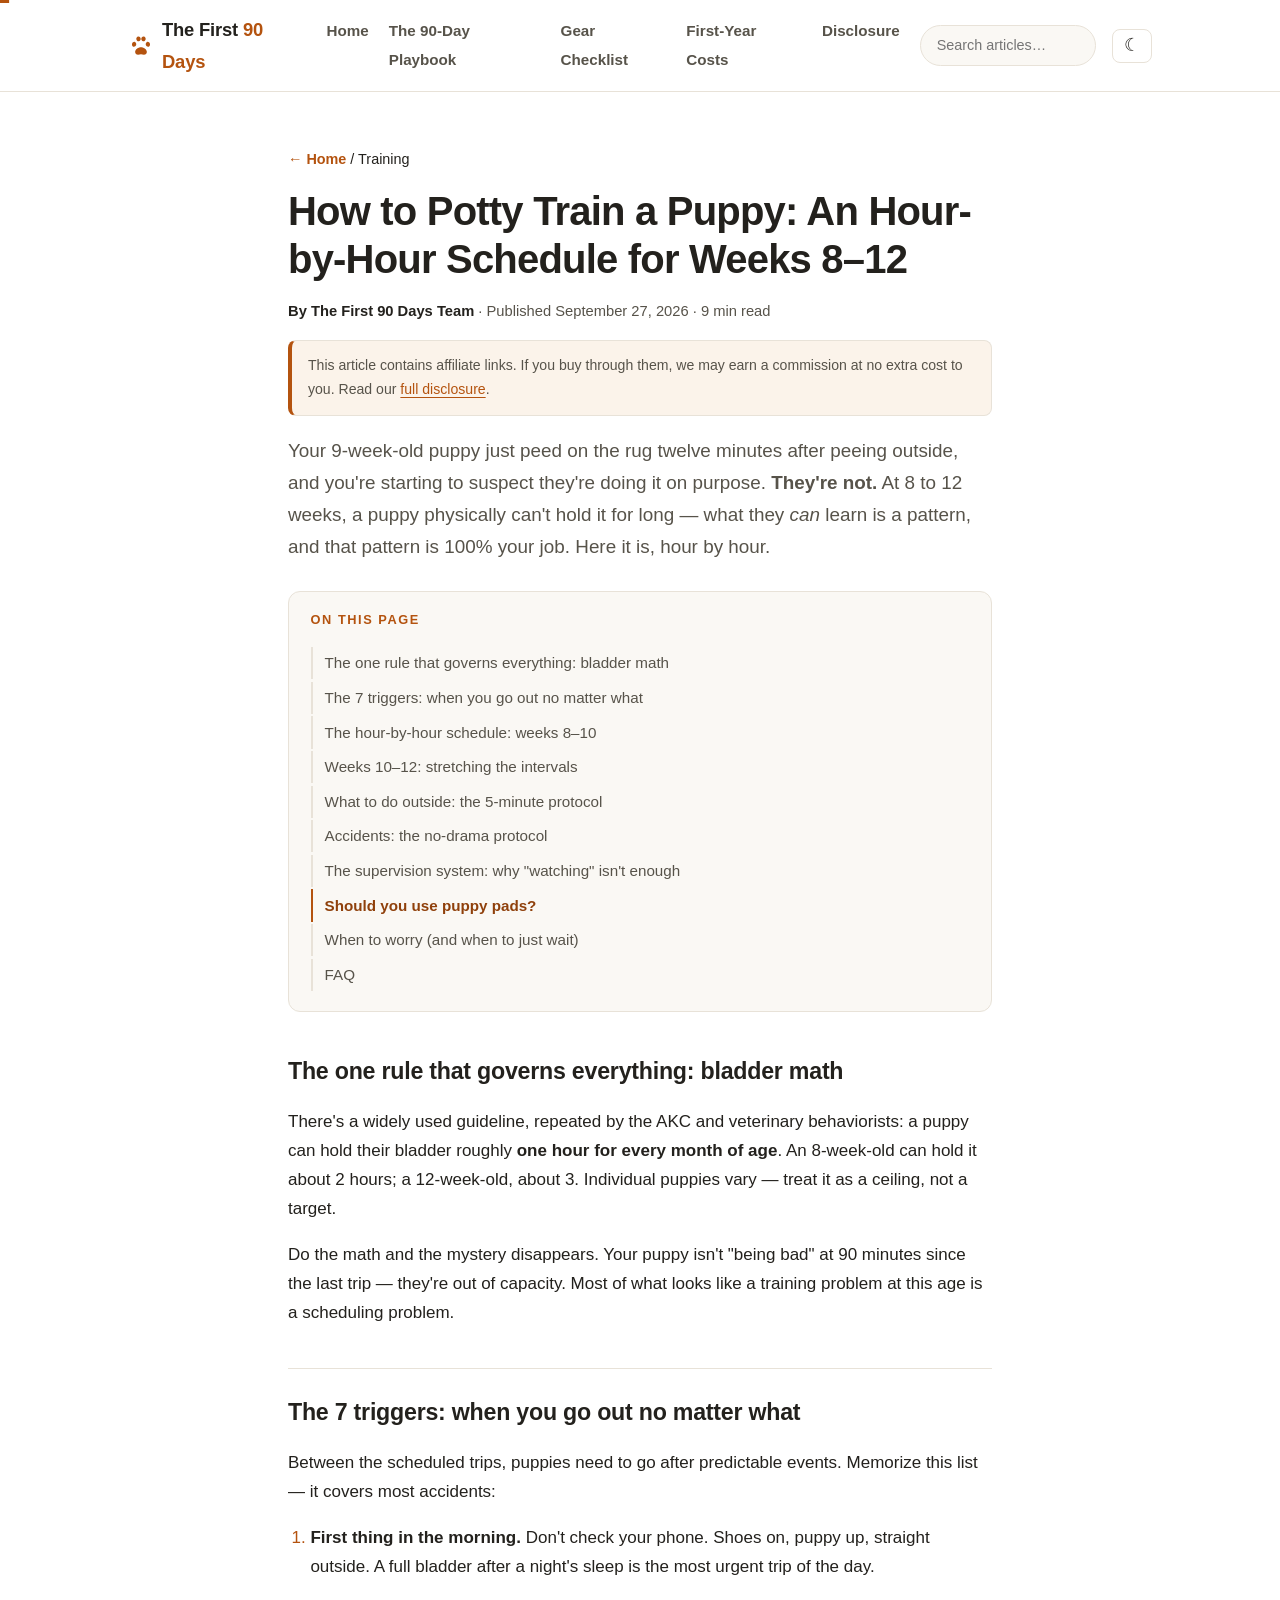
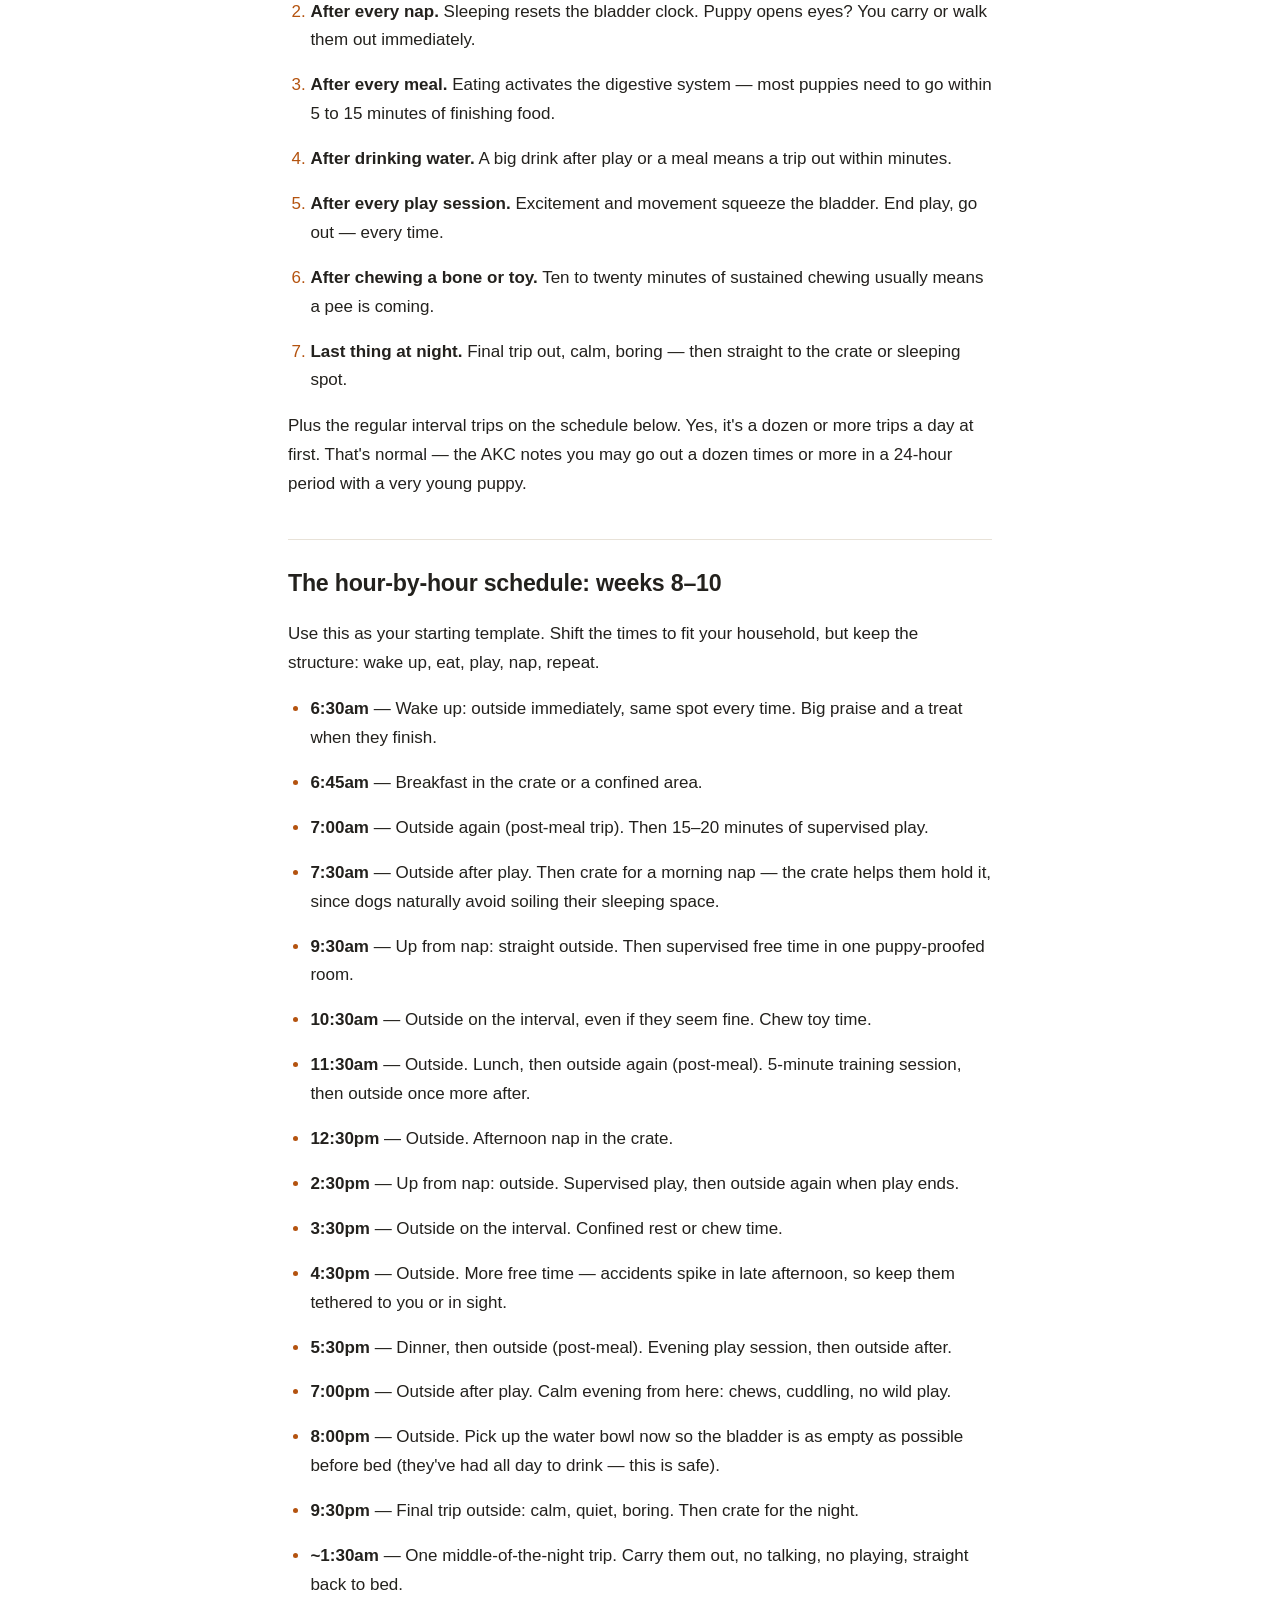
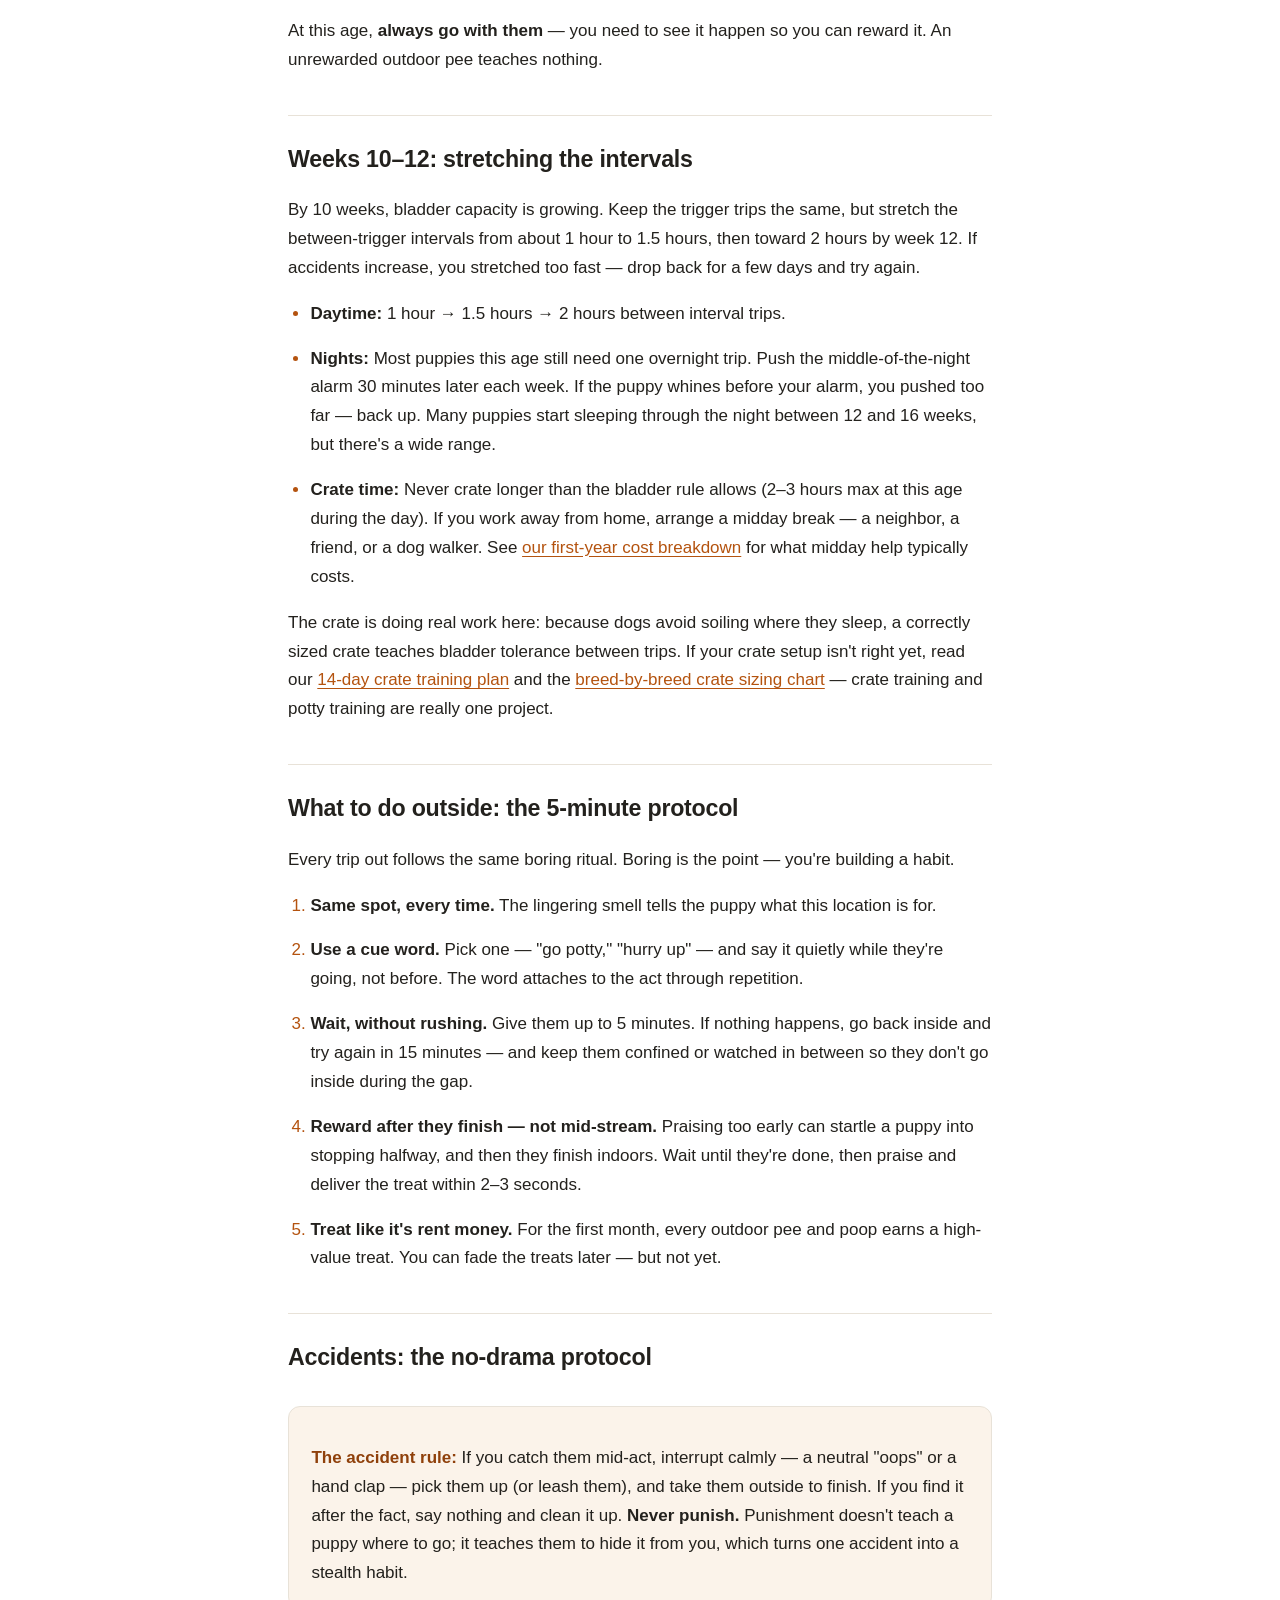
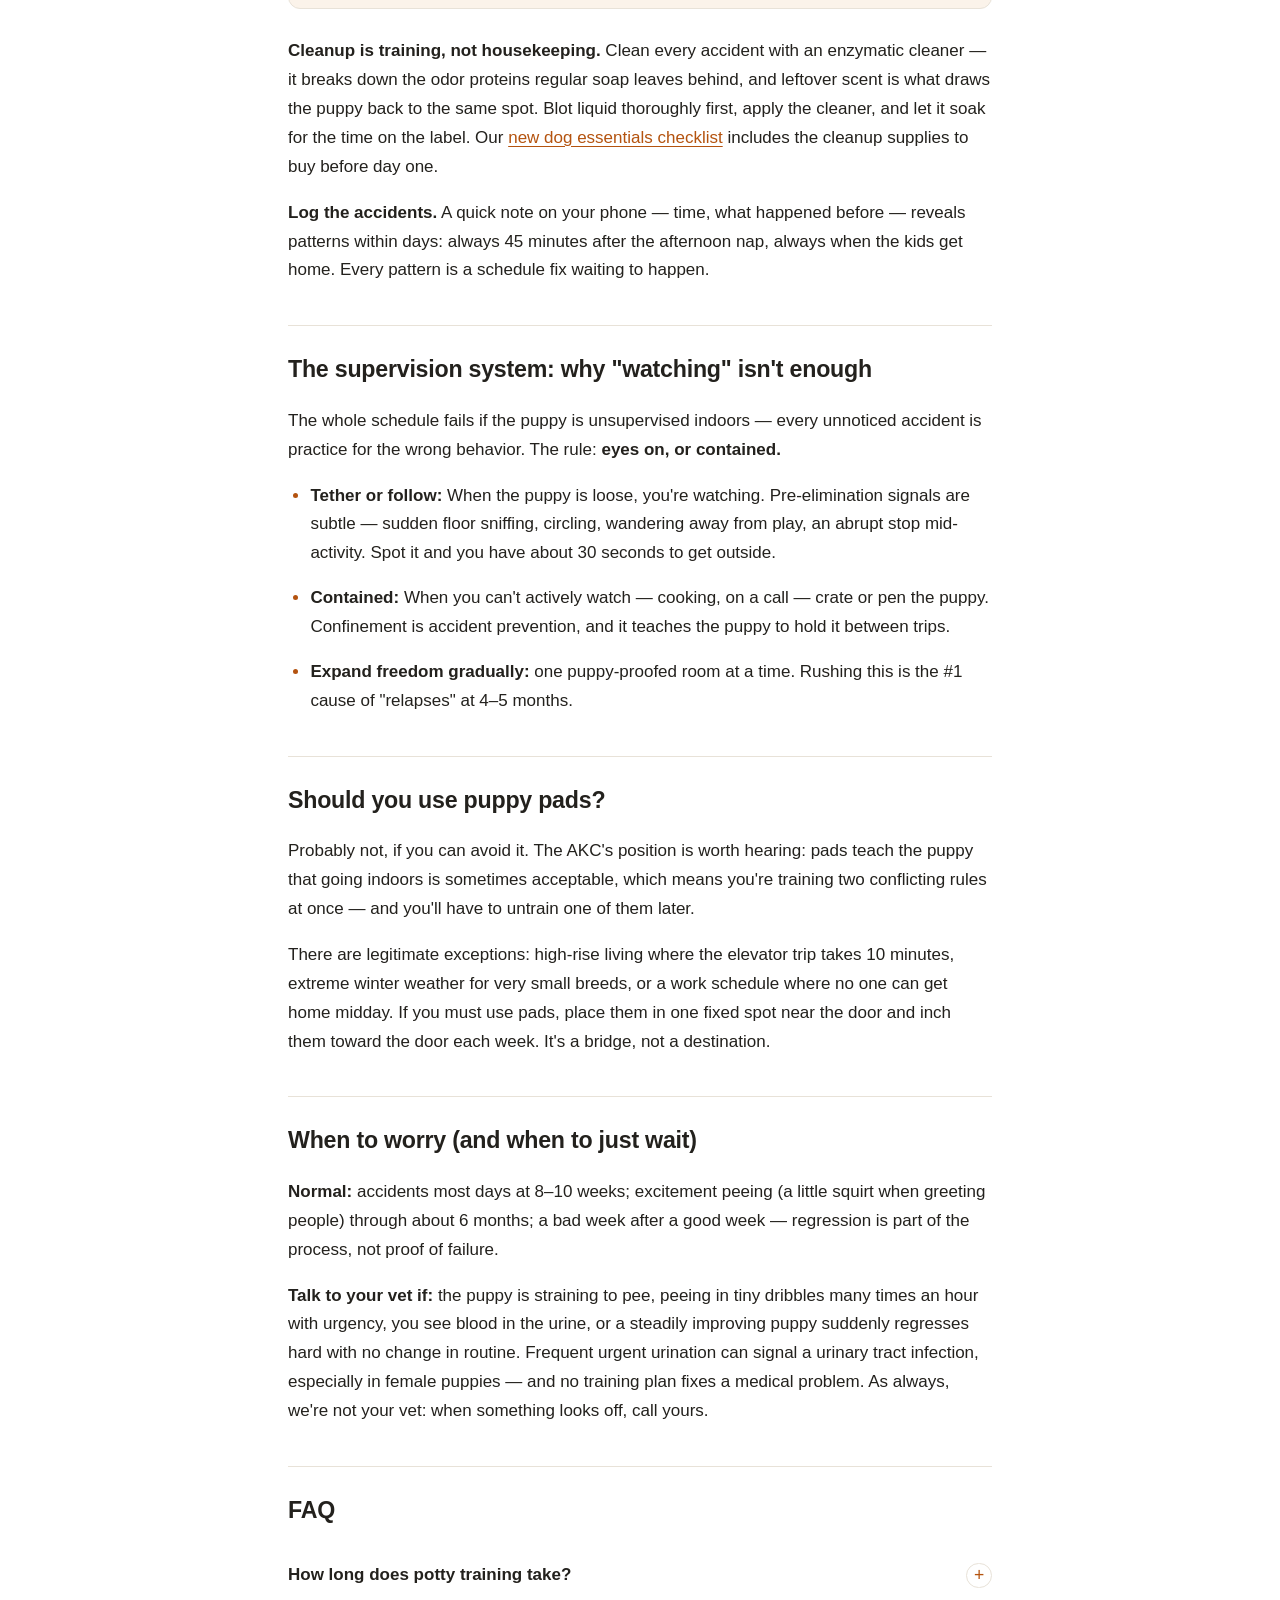
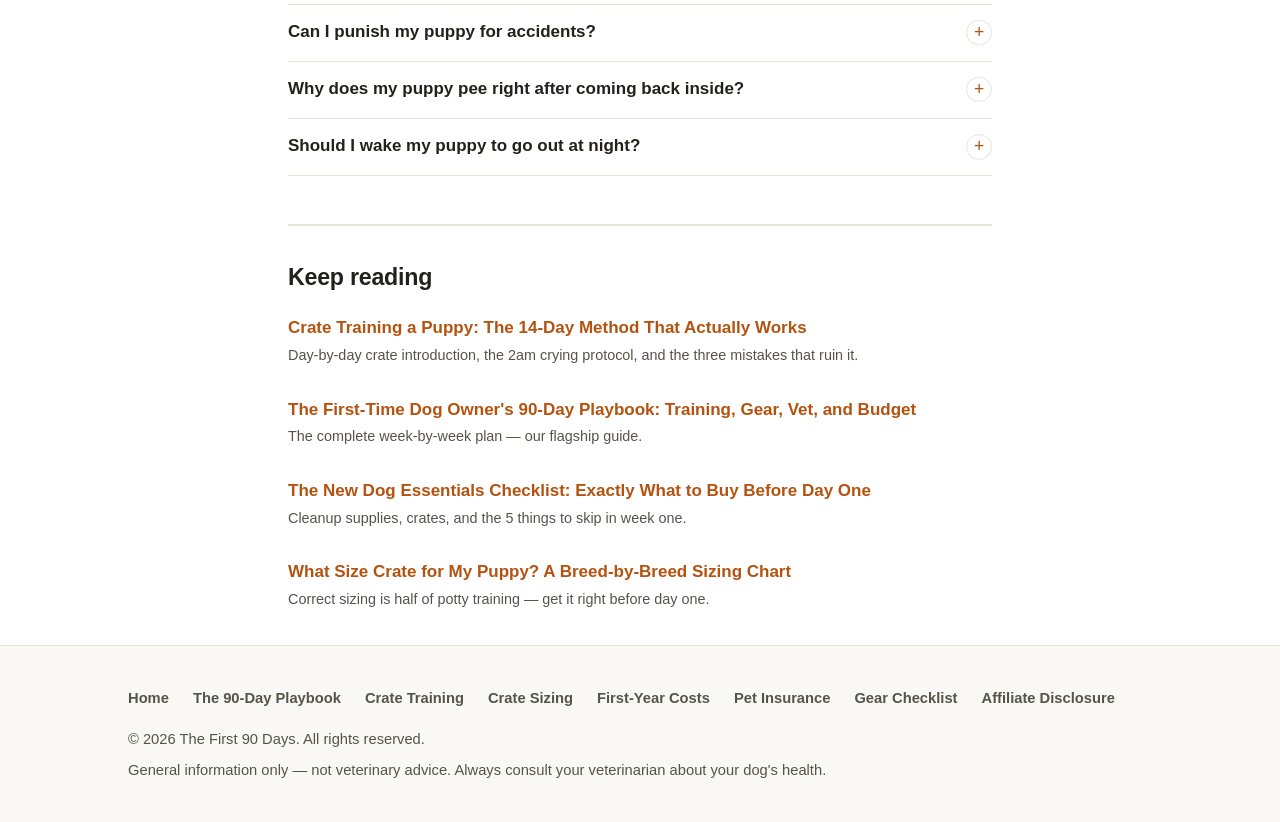
<file: articles/how-to-potty-train-a-puppy.html>
<!DOCTYPE html>
<html lang="en">
<head>
  <meta charset="UTF-8">
  <meta name="viewport" content="width=device-width, initial-scale=1.0">
  <title>How to Potty Train a Puppy: Hour-by-Hour Schedule (2026)</title>
  <meta name="description" content="An hour-by-hour potty training schedule for puppies 8 to 12 weeks: the bladder rule, the 7 potty triggers, accident cleanup that works, and night survival.">
  <meta property="og:title" content="How to Potty Train a Puppy: An Hour-by-Hour Schedule for Weeks 8–12">
  <meta property="og:description" content="The exact schedule for potty training a puppy at 8–12 weeks — when to go out, what to do outside, and how to handle accidents without drama.">
  <meta property="og:type" content="article">
  <!-- MEDIVAVINE/JOURNEY: paste ad network script here -->
  <link rel="stylesheet" href="../styles.css">
  <script>
  /* Apply stored/preferred color theme before first paint (no-JS-safe). */
  (function(){try{var t=localStorage.getItem('f90d-theme');if(!t){t=window.matchMedia('(prefers-color-scheme: dark)').matches?'dark':'light';}document.documentElement.setAttribute('data-theme',t);}catch(e){}})();
  </script>
</head>
<body>
  <header class="site-header">
    <div class="wrap-wide bar">
      <a class="brand" href="../index.html" aria-label="The First 90 Days — home">
        <svg class="paw" width="26" height="26" viewBox="0 0 24 24" fill="currentColor" aria-hidden="true"><path d="M12 13.2c-2.6 0-5.4 2-5.4 4.3 0 1.5 1.1 2.5 2.7 2.5 1 0 1.8-.5 2.7-.5s1.7.5 2.7.5c1.6 0 2.7-1 2.7-2.5 0-2.3-2.8-4.3-5.4-4.3zM6.4 8.2c-1-.4-2.2.3-2.6 1.5-.4 1.2.1 2.5 1.1 2.9 1 .4 2.2-.3 2.6-1.5.4-1.2-.1-2.5-1.1-2.9zm11.2 0c-1 .4-1.5 1.7-1.1 2.9.4 1.2 1.6 1.9 2.6 1.5 1-.4 1.5-1.7 1.1-2.9-.4-1.2-1.6-1.9-2.6-1.5zM9.4 3.2c-1.1.2-1.9 1.4-1.7 2.6.2 1.2 1.2 2.1 2.3 1.9 1.1-.2 1.9-1.4 1.7-2.6-.2-1.2-1.2-2.1-2.3-1.9zm5.2 0c-1.1-.2-2.1.7-2.3 1.9-.2 1.2.6 2.4 1.7 2.6 1.1.2 2.1-.7 2.3-1.9.2-1.2-.6-2.4-1.7-2.6z"/></svg>
        <span>The First <em>90 Days</em></span>
      </a>
      <button class="nav-toggle" aria-expanded="false" aria-controls="mainNav" aria-label="Toggle navigation">&#9776;</button>
      <nav class="main-nav" id="mainNav" aria-label="Main navigation">
        <ul>
          <li><a href="../index.html">Home</a></li>
          <li><a href="first-time-dog-owners-90-day-playbook.html">The 90-Day Playbook</a></li>
          <li><a href="new-dog-essentials-checklist.html">Gear Checklist</a></li>
          <li><a href="how-much-does-a-dog-cost-first-year.html">First-Year Costs</a></li>
          <li><a href="../disclosure.html">Disclosure</a></li>
        </ul>
      </nav>
    </div>
  </header>

  <main class="wrap">
    <article class="post">
      <div class="article-hero">
        <p class="breadcrumb"><a href="../index.html">&larr; Home</a> / Training</p>
        <h1>How to Potty Train a Puppy: An Hour-by-Hour Schedule for Weeks 8–12</h1>
        <p class="article-meta"><span class="byline">By The First 90 Days Team</span> &middot; Published September 27, 2026 &middot; 9 min read</p>
        <p class="affiliate-note">This article contains affiliate links. If you buy through them, we may earn a commission at no extra cost to you. Read our <a href="../disclosure.html">full disclosure</a>.</p>
      </div>

      <p class="lede">Your 9-week-old puppy just peed on the rug twelve minutes after peeing outside, and you're starting to suspect they're doing it on purpose. <strong>They're not.</strong> At 8 to 12 weeks, a puppy physically can't hold it for long — what they <em>can</em> learn is a pattern, and that pattern is 100% your job. Here it is, hour by hour.</p>

      <h2>The one rule that governs everything: bladder math</h2>
      <p>There's a widely used guideline, repeated by the AKC and veterinary behaviorists: a puppy can hold their bladder roughly <strong>one hour for every month of age</strong>. An 8-week-old can hold it about 2 hours; a 12-week-old, about 3. Individual puppies vary — treat it as a ceiling, not a target.</p>
      <p>Do the math and the mystery disappears. Your puppy isn't "being bad" at 90 minutes since the last trip — they're out of capacity. Most of what looks like a training problem at this age is a scheduling problem.</p>

      <h2>The 7 triggers: when you go out no matter what</h2>
      <p>Between the scheduled trips, puppies need to go after predictable events. Memorize this list — it covers most accidents:</p>
      <ol>
        <li><strong>First thing in the morning.</strong> Don't check your phone. Shoes on, puppy up, straight outside. A full bladder after a night's sleep is the most urgent trip of the day.</li>
        <li><strong>After every nap.</strong> Sleeping resets the bladder clock. Puppy opens eyes? You carry or walk them out immediately.</li>
        <li><strong>After every meal.</strong> Eating activates the digestive system — most puppies need to go within 5 to 15 minutes of finishing food.</li>
        <li><strong>After drinking water.</strong> A big drink after play or a meal means a trip out within minutes.</li>
        <li><strong>After every play session.</strong> Excitement and movement squeeze the bladder. End play, go out — every time.</li>
        <li><strong>After chewing a bone or toy.</strong> Ten to twenty minutes of sustained chewing usually means a pee is coming.</li>
        <li><strong>Last thing at night.</strong> Final trip out, calm, boring — then straight to the crate or sleeping spot.</li>
      </ol>
      <p>Plus the regular interval trips on the schedule below. Yes, it's a dozen or more trips a day at first. That's normal — the AKC notes you may go out a dozen times or more in a 24-hour period with a very young puppy.</p>

      <h2>The hour-by-hour schedule: weeks 8–10</h2>
      <p>Use this as your starting template. Shift the times to fit your household, but keep the structure: wake up, eat, play, nap, repeat.</p>
      <div class="schedule">
        <ul>
          <li><strong>6:30am</strong> — Wake up: outside immediately, same spot every time. Big praise and a treat when they finish.</li>
          <li><strong>6:45am</strong> — Breakfast in the crate or a confined area.</li>
          <li><strong>7:00am</strong> — Outside again (post-meal trip). Then 15–20 minutes of supervised play.</li>
          <li><strong>7:30am</strong> — Outside after play. Then crate for a morning nap — the crate helps them hold it, since dogs naturally avoid soiling their sleeping space.</li>
          <li><strong>9:30am</strong> — Up from nap: straight outside. Then supervised free time in one puppy-proofed room.</li>
          <li><strong>10:30am</strong> — Outside on the interval, even if they seem fine. Chew toy time.</li>
          <li><strong>11:30am</strong> — Outside. Lunch, then outside again (post-meal). 5-minute training session, then outside once more after.</li>
          <li><strong>12:30pm</strong> — Outside. Afternoon nap in the crate.</li>
          <li><strong>2:30pm</strong> — Up from nap: outside. Supervised play, then outside again when play ends.</li>
          <li><strong>3:30pm</strong> — Outside on the interval. Confined rest or chew time.</li>
          <li><strong>4:30pm</strong> — Outside. More free time — accidents spike in late afternoon, so keep them tethered to you or in sight.</li>
          <li><strong>5:30pm</strong> — Dinner, then outside (post-meal). Evening play session, then outside after.</li>
          <li><strong>7:00pm</strong> — Outside after play. Calm evening from here: chews, cuddling, no wild play.</li>
          <li><strong>8:00pm</strong> — Outside. Pick up the water bowl now so the bladder is as empty as possible before bed (they've had all day to drink — this is safe).</li>
          <li><strong>9:30pm</strong> — Final trip outside: calm, quiet, boring. Then crate for the night.</li>
          <li><strong>~1:30am</strong> — One middle-of-the-night trip. Carry them out, no talking, no playing, straight back to bed.</li>
        </ul>
      </div>
      <p>At this age, <strong>always go with them</strong> — you need to see it happen so you can reward it. An unrewarded outdoor pee teaches nothing.</p>

      <h2>Weeks 10–12: stretching the intervals</h2>
      <p>By 10 weeks, bladder capacity is growing. Keep the trigger trips the same, but stretch the between-trigger intervals from about 1 hour to 1.5 hours, then toward 2 hours by week 12. If accidents increase, you stretched too fast — drop back for a few days and try again.</p>
      <ul>
        <li><strong>Daytime:</strong> 1 hour &rarr; 1.5 hours &rarr; 2 hours between interval trips.</li>
        <li><strong>Nights:</strong> Most puppies this age still need one overnight trip. Push the middle-of-the-night alarm 30 minutes later each week. If the puppy whines before your alarm, you pushed too far — back up. Many puppies start sleeping through the night between 12 and 16 weeks, but there's a wide range.</li>
        <li><strong>Crate time:</strong> Never crate longer than the bladder rule allows (2–3 hours max at this age during the day). If you work away from home, arrange a midday break — a neighbor, a friend, or a dog walker. See <a href="how-much-does-a-dog-cost-first-year.html">our first-year cost breakdown</a> for what midday help typically costs.</li>
      </ul>
      <p>The crate is doing real work here: because dogs avoid soiling where they sleep, a correctly sized crate teaches bladder tolerance between trips. If your crate setup isn't right yet, read our <a href="crate-training-puppy-14-day-method.html">14-day crate training plan</a> and the <a href="what-size-crate-for-my-puppy.html">breed-by-breed crate sizing chart</a> — crate training and potty training are really one project.</p>

      <h2>What to do outside: the 5-minute protocol</h2>
      <p>Every trip out follows the same boring ritual. Boring is the point — you're building a habit.</p>
      <ol>
        <li><strong>Same spot, every time.</strong> The lingering smell tells the puppy what this location is for.</li>
        <li><strong>Use a cue word.</strong> Pick one — "go potty," "hurry up" — and say it quietly while they're going, not before. The word attaches to the act through repetition.</li>
        <li><strong>Wait, without rushing.</strong> Give them up to 5 minutes. If nothing happens, go back inside and try again in 15 minutes — and keep them confined or watched in between so they don't go inside during the gap.</li>
        <li><strong>Reward after they finish — not mid-stream.</strong> Praising too early can startle a puppy into stopping halfway, and then they finish indoors. Wait until they're done, then praise and deliver the treat within 2–3 seconds.</li>
        <li><strong>Treat like it's rent money.</strong> For the first month, every outdoor pee and poop earns a high-value treat. You can fade the treats later — but not yet.</li>
      </ol>

      <h2>Accidents: the no-drama protocol</h2>
      <div class="callout">
        <p><strong>The accident rule:</strong> If you catch them mid-act, interrupt calmly — a neutral "oops" or a hand clap — pick them up (or leash them), and take them outside to finish. If you find it after the fact, say nothing and clean it up. <strong>Never punish.</strong> Punishment doesn't teach a puppy where to go; it teaches them to hide it from you, which turns one accident into a stealth habit.</p>
      </div>
      <p><strong>Cleanup is training, not housekeeping.</strong> Clean every accident with an enzymatic cleaner — it breaks down the odor proteins regular soap leaves behind, and leftover scent is what draws the puppy back to the same spot. Blot liquid thoroughly first, apply the cleaner, and let it soak for the time on the label. Our <a href="new-dog-essentials-checklist.html">new dog essentials checklist</a> includes the cleanup supplies to buy before day one.</p>
      <p><strong>Log the accidents.</strong> A quick note on your phone — time, what happened before — reveals patterns within days: always 45 minutes after the afternoon nap, always when the kids get home. Every pattern is a schedule fix waiting to happen.</p>

      <h2>The supervision system: why "watching" isn't enough</h2>
      <p>The whole schedule fails if the puppy is unsupervised indoors — every unnoticed accident is practice for the wrong behavior. The rule: <strong>eyes on, or contained.</strong></p>
      <ul>
        <li><strong>Tether or follow:</strong> When the puppy is loose, you're watching. Pre-elimination signals are subtle — sudden floor sniffing, circling, wandering away from play, an abrupt stop mid-activity. Spot it and you have about 30 seconds to get outside.</li>
        <li><strong>Contained:</strong> When you can't actively watch — cooking, on a call — crate or pen the puppy. Confinement is accident prevention, and it teaches the puppy to hold it between trips.</li>
        <li><strong>Expand freedom gradually:</strong> one puppy-proofed room at a time. Rushing this is the #1 cause of "relapses" at 4–5 months.</li>
      </ul>

      <h2>Should you use puppy pads?</h2>
      <p>Probably not, if you can avoid it. The AKC's position is worth hearing: pads teach the puppy that going indoors is sometimes acceptable, which means you're training two conflicting rules at once — and you'll have to untrain one of them later.</p>
      <p>There are legitimate exceptions: high-rise living where the elevator trip takes 10 minutes, extreme winter weather for very small breeds, or a work schedule where no one can get home midday. If you must use pads, place them in one fixed spot near the door and inch them toward the door each week. It's a bridge, not a destination.</p>

      <h2>When to worry (and when to just wait)</h2>
      <p><strong>Normal:</strong> accidents most days at 8–10 weeks; excitement peeing (a little squirt when greeting people) through about 6 months; a bad week after a good week — regression is part of the process, not proof of failure.</p>
      <p><strong>Talk to your vet if:</strong> the puppy is straining to pee, peeing in tiny dribbles many times an hour with urgency, you see blood in the urine, or a steadily improving puppy suddenly regresses hard with no change in routine. Frequent urgent urination can signal a urinary tract infection, especially in female puppies — and no training plan fixes a medical problem. As always, we're not your vet: when something looks off, call yours.</p>

      <h2>FAQ</h2>
      <dl class="faq">
        <dt>How long does potty training take?</dt>
        <dd>Most puppies are reliably house-trained somewhere between 4 and 6 months old, though some take up to a year. Small breeds often take longer — not because they're harder to train, but because their bladders are physically smaller.</dd>
        <dt>Can I punish my puppy for accidents?</dt>
        <dd>No — including "rubbing their nose in it." Punishment can't teach a puppy what they should have done, and even harsh interrupting teaches them to hide accidents instead. Prevent, redirect, reward — that's the whole method.</dd>
        <dt>Why does my puppy pee right after coming back inside?</dt>
        <dd>Almost always one of three reasons: they didn't actually finish outside (you praised mid-stream and startled them), they were distracted and never went, or too much time passed since the last trip. Fix: go back out immediately, stay boring, give them 5 minutes, and reward the moment they finish.</dd>
        <dt>Should I wake my puppy to go out at night?</dt>
        <dd>At 8–10 weeks, yes — set one alarm for a calm, silent trip out. A puppy that never gets the chance to fail builds the habit faster. By 12–16 weeks, drop the alarm; most will wake you, because the crate has taught them to hold it and signal.</dd>
      </dl>

      <section class="keep-reading" aria-label="Keep reading">
        <h2>Keep reading</h2>
        <ul>
          <li><a href="crate-training-puppy-14-day-method.html">Crate Training a Puppy: The 14-Day Method That Actually Works</a><span>Day-by-day crate introduction, the 2am crying protocol, and the three mistakes that ruin it.</span></li>
          <li><a href="first-time-dog-owners-90-day-playbook.html">The First-Time Dog Owner's 90-Day Playbook: Training, Gear, Vet, and Budget</a><span>The complete week-by-week plan — our flagship guide.</span></li>
          <li><a href="new-dog-essentials-checklist.html">The New Dog Essentials Checklist: Exactly What to Buy Before Day One</a><span>Cleanup supplies, crates, and the 5 things to skip in week one.</span></li>
          <li><a href="what-size-crate-for-my-puppy.html">What Size Crate for My Puppy? A Breed-by-Breed Sizing Chart</a><span>Correct sizing is half of potty training — get it right before day one.</span></li>
        </ul>
      </section>
    </article>
  </main>

  <footer class="site-footer">
    <div class="wrap-wide">
      <nav aria-label="Footer navigation">
        <ul>
          <li><a href="../index.html">Home</a></li>
          <li><a href="first-time-dog-owners-90-day-playbook.html">The 90-Day Playbook</a></li>
          <li><a href="crate-training-puppy-14-day-method.html">Crate Training</a></li>
          <li><a href="what-size-crate-for-my-puppy.html">Crate Sizing</a></li>
          <li><a href="how-much-does-a-dog-cost-first-year.html">First-Year Costs</a></li>
          <li><a href="pet-insurance-for-first-time-owners.html">Pet Insurance</a></li>
          <li><a href="new-dog-essentials-checklist.html">Gear Checklist</a></li>
          <li><a href="../disclosure.html">Affiliate Disclosure</a></li>
        </ul>
      </nav>
      <p>&copy; 2026 The First 90 Days. All rights reserved.</p>
      <p>General information only — not veterinary advice. Always consult your veterinarian about your dog's health.</p>
    </div>
  </footer>

  <script src="../assets/site.js" defer></script>
</body>
</html>
</file>
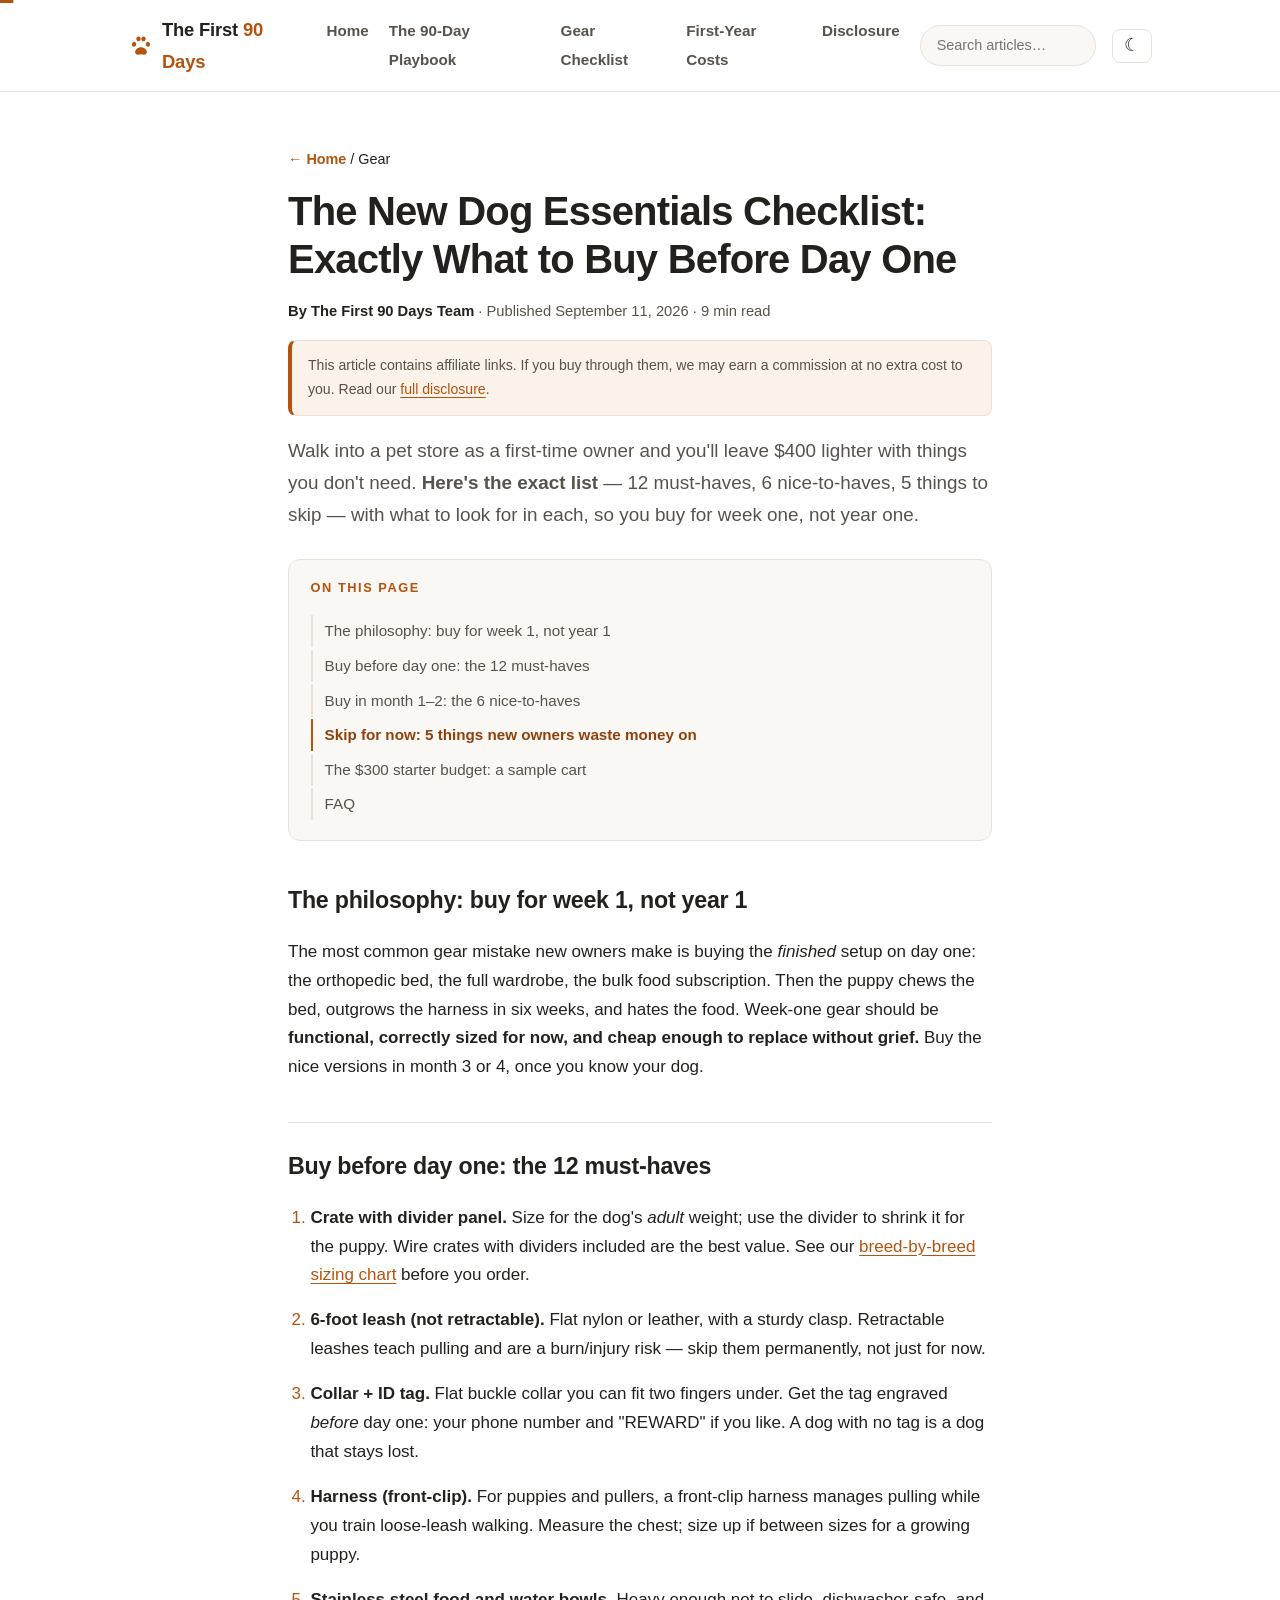
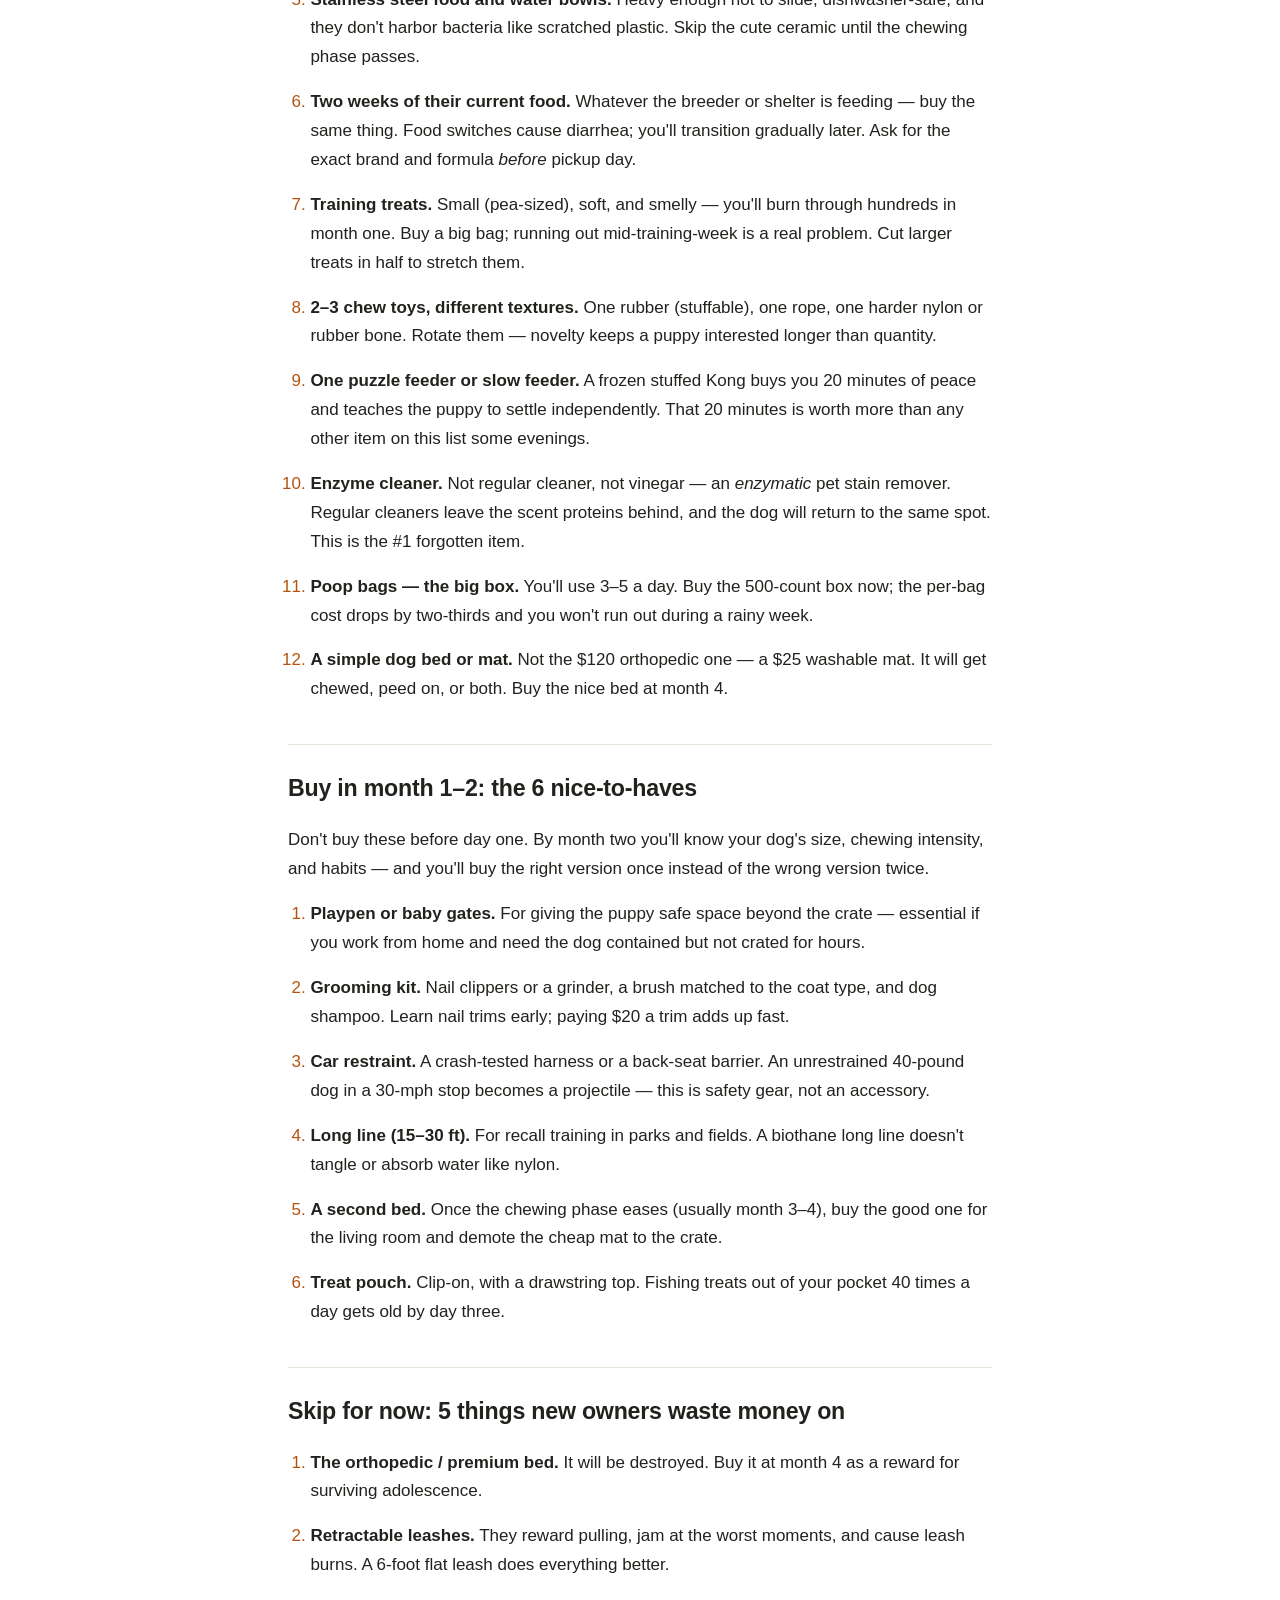
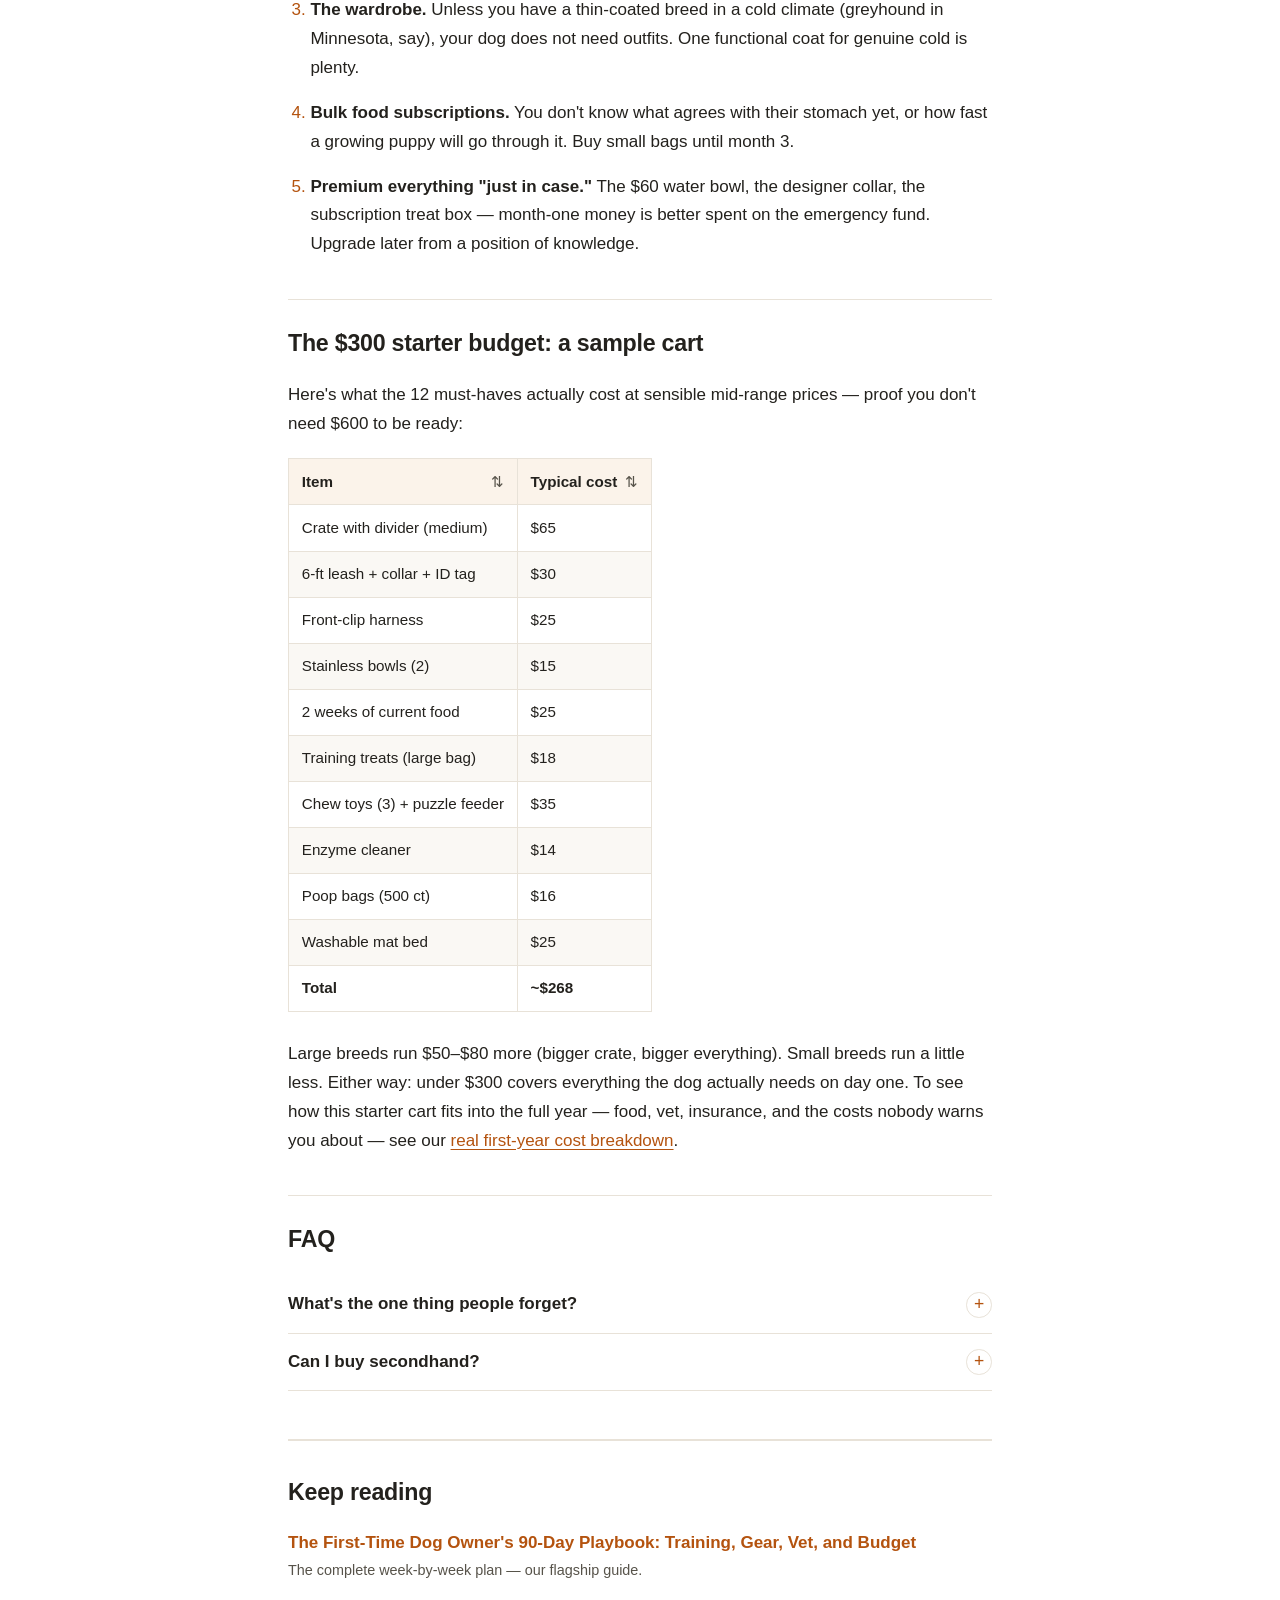
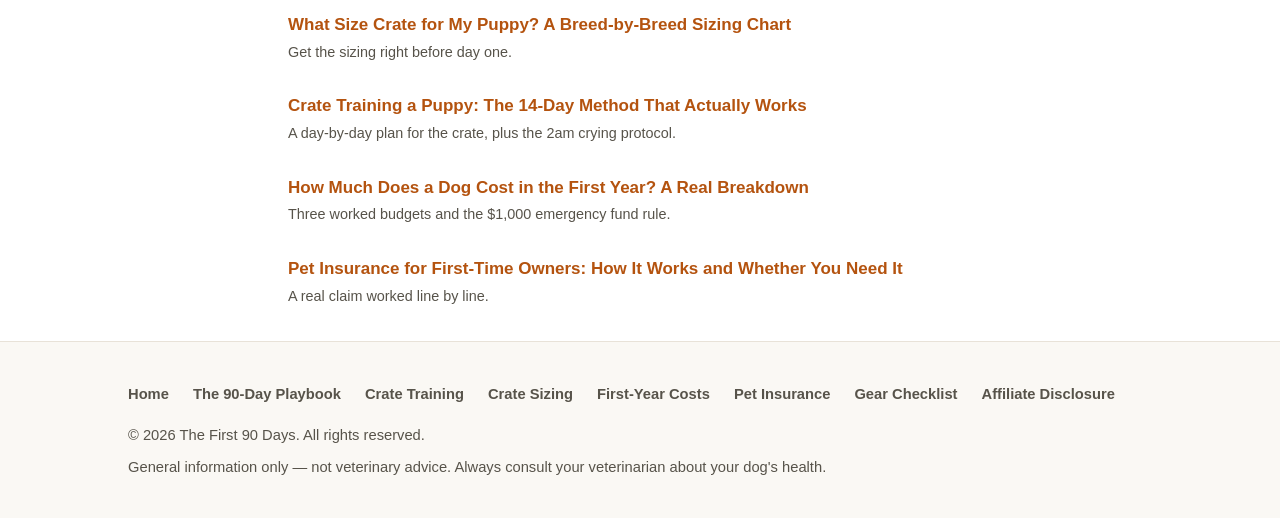
<file: articles/new-dog-essentials-checklist.html>
<!DOCTYPE html>
<html lang="en">
<head>
  <meta charset="UTF-8">
  <meta name="viewport" content="width=device-width, initial-scale=1.0">
  <title>The New Dog Essentials Checklist: Exactly What to Buy Before Day One</title>
  <meta name="description" content="The definitive new-dog shopping list: 12 must-haves before day one, 6 nice-to-haves for month 1–2, 5 things to skip, and a $300 starter budget that covers everything.">
  <meta property="og:title" content="The New Dog Essentials Checklist: Exactly What to Buy Before Day One">
  <meta property="og:description" content="12 must-haves, 6 nice-to-haves, 5 things to skip — buy for week one, not year one.">
  <meta property="og:type" content="article">
  <!-- MEDIVAVINE/JOURNEY: paste ad network script here -->
  <link rel="stylesheet" href="../styles.css">
  <script>
  /* Apply stored/preferred color theme before first paint (no-JS-safe). */
  (function(){try{var t=localStorage.getItem('f90d-theme');if(!t){t=window.matchMedia('(prefers-color-scheme: dark)').matches?'dark':'light';}document.documentElement.setAttribute('data-theme',t);}catch(e){}})();
  </script>
</head>
<body>
  <header class="site-header">
    <div class="wrap-wide bar">
      <a class="brand" href="../index.html" aria-label="The First 90 Days — home">
        <svg class="paw" width="26" height="26" viewBox="0 0 24 24" fill="currentColor" aria-hidden="true"><path d="M12 13.2c-2.6 0-5.4 2-5.4 4.3 0 1.5 1.1 2.5 2.7 2.5 1 0 1.8-.5 2.7-.5s1.7.5 2.7.5c1.6 0 2.7-1 2.7-2.5 0-2.3-2.8-4.3-5.4-4.3zM6.4 8.2c-1-.4-2.2.3-2.6 1.5-.4 1.2.1 2.5 1.1 2.9 1 .4 2.2-.3 2.6-1.5.4-1.2-.1-2.5-1.1-2.9zm11.2 0c-1 .4-1.5 1.7-1.1 2.9.4 1.2 1.6 1.9 2.6 1.5 1-.4 1.5-1.7 1.1-2.9-.4-1.2-1.6-1.9-2.6-1.5zM9.4 3.2c-1.1.2-1.9 1.4-1.7 2.6.2 1.2 1.2 2.1 2.3 1.9 1.1-.2 1.9-1.4 1.7-2.6-.2-1.2-1.2-2.1-2.3-1.9zm5.2 0c-1.1-.2-2.1.7-2.3 1.9-.2 1.2.6 2.4 1.7 2.6 1.1.2 2.1-.7 2.3-1.9.2-1.2-.6-2.4-1.7-2.6z"/></svg>
        <span>The First <em>90 Days</em></span>
      </a>
      <button class="nav-toggle" aria-expanded="false" aria-controls="mainNav" aria-label="Toggle navigation">&#9776;</button>
      <nav class="main-nav" id="mainNav" aria-label="Main navigation">
        <ul>
          <li><a href="../index.html">Home</a></li>
          <li><a href="first-time-dog-owners-90-day-playbook.html">The 90-Day Playbook</a></li>
          <li><a href="new-dog-essentials-checklist.html">Gear Checklist</a></li>
          <li><a href="how-much-does-a-dog-cost-first-year.html">First-Year Costs</a></li>
          <li><a href="../disclosure.html">Disclosure</a></li>
        </ul>
      </nav>
    </div>
  </header>

  <main class="wrap">
    <article class="post">
      <div class="article-hero">
        <p class="breadcrumb"><a href="../index.html">&larr; Home</a> / Gear</p>
        <h1>The New Dog Essentials Checklist: Exactly What to Buy Before Day One</h1>
        <p class="article-meta"><span class="byline">By The First 90 Days Team</span> &middot; Published September 11, 2026 &middot; 9 min read</p>
        <p class="affiliate-note">This article contains affiliate links. If you buy through them, we may earn a commission at no extra cost to you. Read our <a href="../disclosure.html">full disclosure</a>.</p>
      </div>

      <p class="lede">Walk into a pet store as a first-time owner and you'll leave $400 lighter with things you don't need. <strong>Here's the exact list</strong> — 12 must-haves, 6 nice-to-haves, 5 things to skip — with what to look for in each, so you buy for week one, not year one.</p>

      <h2>The philosophy: buy for week 1, not year 1</h2>
      <p>The most common gear mistake new owners make is buying the <em>finished</em> setup on day one: the orthopedic bed, the full wardrobe, the bulk food subscription. Then the puppy chews the bed, outgrows the harness in six weeks, and hates the food. Week-one gear should be <strong>functional, correctly sized for now, and cheap enough to replace without grief.</strong> Buy the nice versions in month 3 or 4, once you know your dog.</p>

      <h2>Buy before day one: the 12 must-haves</h2>
      <ol>
        <li><strong>Crate with divider panel.</strong> Size for the dog's <em>adult</em> weight; use the divider to shrink it for the puppy. Wire crates with dividers included are the best value. See our <a href="what-size-crate-for-my-puppy.html">breed-by-breed sizing chart</a> before you order.</li>
        <li><strong>6-foot leash (not retractable).</strong> Flat nylon or leather, with a sturdy clasp. Retractable leashes teach pulling and are a burn/injury risk — skip them permanently, not just for now.</li>
        <li><strong>Collar + ID tag.</strong> Flat buckle collar you can fit two fingers under. Get the tag engraved <em>before</em> day one: your phone number and "REWARD" if you like. A dog with no tag is a dog that stays lost.</li>
        <li><strong>Harness (front-clip).</strong> For puppies and pullers, a front-clip harness manages pulling while you train loose-leash walking. Measure the chest; size up if between sizes for a growing puppy.</li>
        <li><strong>Stainless steel food and water bowls.</strong> Heavy enough not to slide, dishwasher-safe, and they don't harbor bacteria like scratched plastic. Skip the cute ceramic until the chewing phase passes.</li>
        <li><strong>Two weeks of their current food.</strong> Whatever the breeder or shelter is feeding — buy the same thing. Food switches cause diarrhea; you'll transition gradually later. Ask for the exact brand and formula <em>before</em> pickup day.</li>
        <li><strong>Training treats.</strong> Small (pea-sized), soft, and smelly — you'll burn through hundreds in month one. Buy a big bag; running out mid-training-week is a real problem. Cut larger treats in half to stretch them.</li>
        <li><strong>2&ndash;3 chew toys, different textures.</strong> One rubber (stuffable), one rope, one harder nylon or rubber bone. Rotate them — novelty keeps a puppy interested longer than quantity.</li>
        <li><strong>One puzzle feeder or slow feeder.</strong> A frozen stuffed Kong buys you 20 minutes of peace and teaches the puppy to settle independently. That 20 minutes is worth more than any other item on this list some evenings.</li>
        <li><strong>Enzyme cleaner.</strong> Not regular cleaner, not vinegar — an <em>enzymatic</em> pet stain remover. Regular cleaners leave the scent proteins behind, and the dog will return to the same spot. This is the #1 forgotten item.</li>
        <li><strong>Poop bags — the big box.</strong> You'll use 3&ndash;5 a day. Buy the 500-count box now; the per-bag cost drops by two-thirds and you won't run out during a rainy week.</li>
        <li><strong>A simple dog bed or mat.</strong> Not the $120 orthopedic one — a $25 washable mat. It will get chewed, peed on, or both. Buy the nice bed at month 4.</li>
      </ol>

      <!-- AFFILIATE: Amazon Associates flagship listicle — every must-have item links to a specific tested pick; this post should be the site's top Amazon earner. Structure as scannable product cards. -->

      <h2>Buy in month 1&ndash;2: the 6 nice-to-haves</h2>
      <p>Don't buy these before day one. By month two you'll know your dog's size, chewing intensity, and habits — and you'll buy the right version once instead of the wrong version twice.</p>
      <ol>
        <li><strong>Playpen or baby gates.</strong> For giving the puppy safe space beyond the crate — essential if you work from home and need the dog contained but not crated for hours.</li>
        <li><strong>Grooming kit.</strong> Nail clippers or a grinder, a brush matched to the coat type, and dog shampoo. Learn nail trims early; paying $20 a trim adds up fast.</li>
        <li><strong>Car restraint.</strong> A crash-tested harness or a back-seat barrier. An unrestrained 40-pound dog in a 30-mph stop becomes a projectile — this is safety gear, not an accessory.</li>
        <li><strong>Long line (15&ndash;30 ft).</strong> For recall training in parks and fields. A biothane long line doesn't tangle or absorb water like nylon.</li>
        <li><strong>A second bed.</strong> Once the chewing phase eases (usually month 3&ndash;4), buy the good one for the living room and demote the cheap mat to the crate.</li>
        <li><strong>Treat pouch.</strong> Clip-on, with a drawstring top. Fishing treats out of your pocket 40 times a day gets old by day three.</li>
      </ol>

      <h2>Skip for now: 5 things new owners waste money on</h2>
      <ol>
        <li><strong>The orthopedic / premium bed.</strong> It will be destroyed. Buy it at month 4 as a reward for surviving adolescence.</li>
        <li><strong>Retractable leashes.</strong> They reward pulling, jam at the worst moments, and cause leash burns. A 6-foot flat leash does everything better.</li>
        <li><strong>The wardrobe.</strong> Unless you have a thin-coated breed in a cold climate (greyhound in Minnesota, say), your dog does not need outfits. One functional coat for genuine cold is plenty.</li>
        <li><strong>Bulk food subscriptions.</strong> You don't know what agrees with their stomach yet, or how fast a growing puppy will go through it. Buy small bags until month 3.</li>
        <li><strong>Premium everything "just in case."</strong> The $60 water bowl, the designer collar, the subscription treat box — month-one money is better spent on the emergency fund. Upgrade later from a position of knowledge.</li>
      </ol>

      <h2>The $300 starter budget: a sample cart</h2>
      <p>Here's what the 12 must-haves actually cost at sensible mid-range prices — proof you don't need $600 to be ready:</p>
      <table>
        <thead><tr><th>Item</th><th>Typical cost</th></tr></thead>
        <tbody>
          <tr><td>Crate with divider (medium)</td><td>$65</td></tr>
          <tr><td>6-ft leash + collar + ID tag</td><td>$30</td></tr>
          <tr><td>Front-clip harness</td><td>$25</td></tr>
          <tr><td>Stainless bowls (2)</td><td>$15</td></tr>
          <tr><td>2 weeks of current food</td><td>$25</td></tr>
          <tr><td>Training treats (large bag)</td><td>$18</td></tr>
          <tr><td>Chew toys (3) + puzzle feeder</td><td>$35</td></tr>
          <tr><td>Enzyme cleaner</td><td>$14</td></tr>
          <tr><td>Poop bags (500 ct)</td><td>$16</td></tr>
          <tr><td>Washable mat bed</td><td>$25</td></tr>
          <tr><td><strong>Total</strong></td><td><strong>~$268</strong></td></tr>
        </tbody>
      </table>
      <p>Large breeds run $50&ndash;$80 more (bigger crate, bigger everything). Small breeds run a little less. Either way: under $300 covers everything the dog actually needs on day one. To see how this starter cart fits into the full year — food, vet, insurance, and the costs nobody warns you about — see our <a href="how-much-does-a-dog-cost-first-year.html">real first-year cost breakdown</a>.</p>

      <h2>FAQ</h2>
      <dl class="faq">
        <dt>What's the one thing people forget?</dt>
        <dd>The enzyme cleaner, by a mile. Everyone buys the cute stuff — collar, toys, bed — and nobody buys the $14 bottle that determines whether potty training takes four weeks or four months. Buy it before day one, then follow our <a href="how-to-potty-train-a-puppy.html">hour-by-hour potty training schedule</a> so the cleaner gets as little work as possible.</dd>
        <dt>Can I buy secondhand?</dt>
        <dd>Yes for hard goods: crates, baby gates, and playpens are perfect secondhand buys — sanitize with a pet-safe disinfectant and save 40&ndash;60%. Say no to secondhand chews, bedding, and food (hygiene and safety), and inspect any used crate for bent wires or broken latches.</dd>
      </dl>

      <section class="keep-reading" aria-label="Keep reading">
        <h2>Keep reading</h2>
        <ul>
          <li><a href="first-time-dog-owners-90-day-playbook.html">The First-Time Dog Owner's 90-Day Playbook: Training, Gear, Vet, and Budget</a><span>The complete week-by-week plan — our flagship guide.</span></li>
          <li><a href="what-size-crate-for-my-puppy.html">What Size Crate for My Puppy? A Breed-by-Breed Sizing Chart</a><span>Get the sizing right before day one.</span></li>
          <li><a href="crate-training-puppy-14-day-method.html">Crate Training a Puppy: The 14-Day Method That Actually Works</a><span>A day-by-day plan for the crate, plus the 2am crying protocol.</span></li>
          <li><a href="how-much-does-a-dog-cost-first-year.html">How Much Does a Dog Cost in the First Year? A Real Breakdown</a><span>Three worked budgets and the $1,000 emergency fund rule.</span></li>
          <li><a href="pet-insurance-for-first-time-owners.html">Pet Insurance for First-Time Owners: How It Works and Whether You Need It</a><span>A real claim worked line by line.</span></li>
        </ul>
      </section>
    </article>
  </main>

  <footer class="site-footer">
    <div class="wrap-wide">
      <nav aria-label="Footer navigation">
        <ul>
          <li><a href="../index.html">Home</a></li>
          <li><a href="first-time-dog-owners-90-day-playbook.html">The 90-Day Playbook</a></li>
          <li><a href="crate-training-puppy-14-day-method.html">Crate Training</a></li>
          <li><a href="what-size-crate-for-my-puppy.html">Crate Sizing</a></li>
          <li><a href="how-much-does-a-dog-cost-first-year.html">First-Year Costs</a></li>
          <li><a href="pet-insurance-for-first-time-owners.html">Pet Insurance</a></li>
          <li><a href="new-dog-essentials-checklist.html">Gear Checklist</a></li>
          <li><a href="../disclosure.html">Affiliate Disclosure</a></li>
        </ul>
      </nav>
      <p>&copy; 2026 The First 90 Days. All rights reserved.</p>
      <p>General information only — not veterinary advice. Always consult your veterinarian about your dog's health.</p>
    </div>
  </footer>

  <script src="../assets/site.js" defer></script>
</body>
</html>
</file>
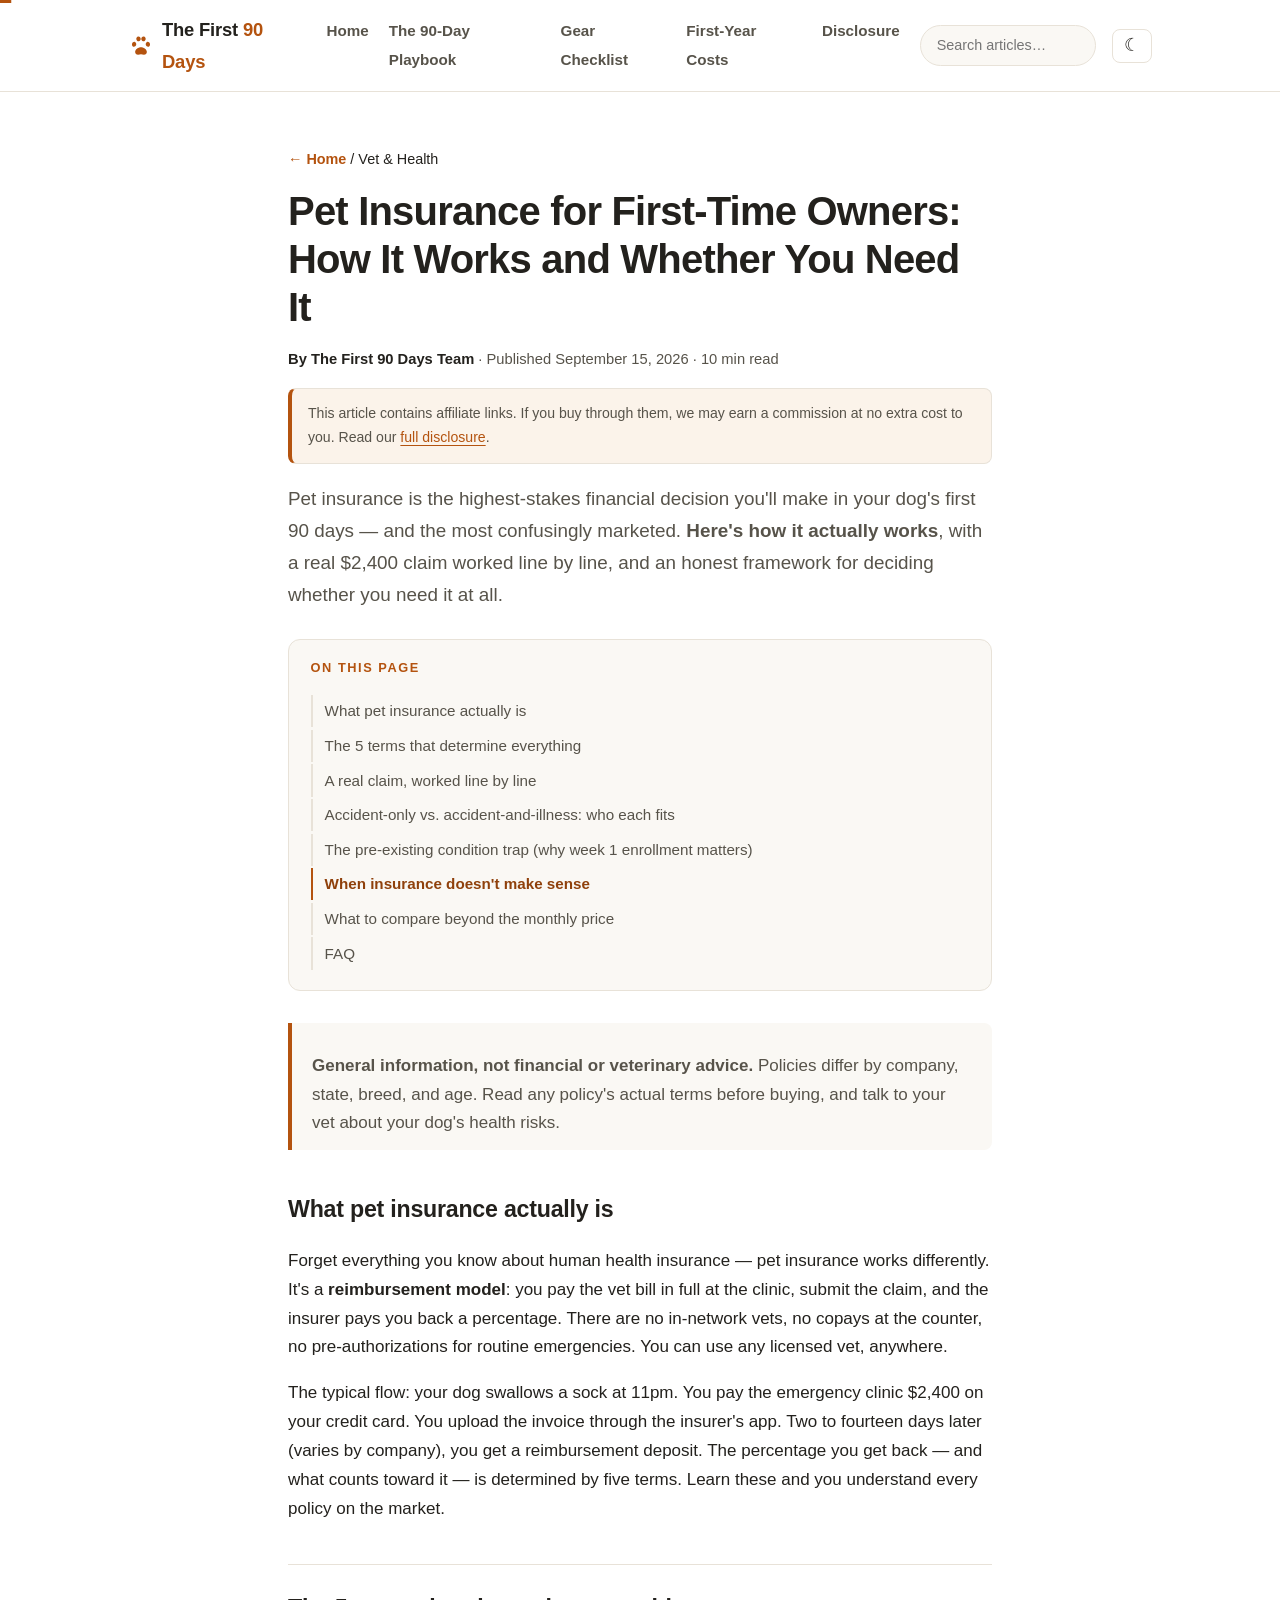
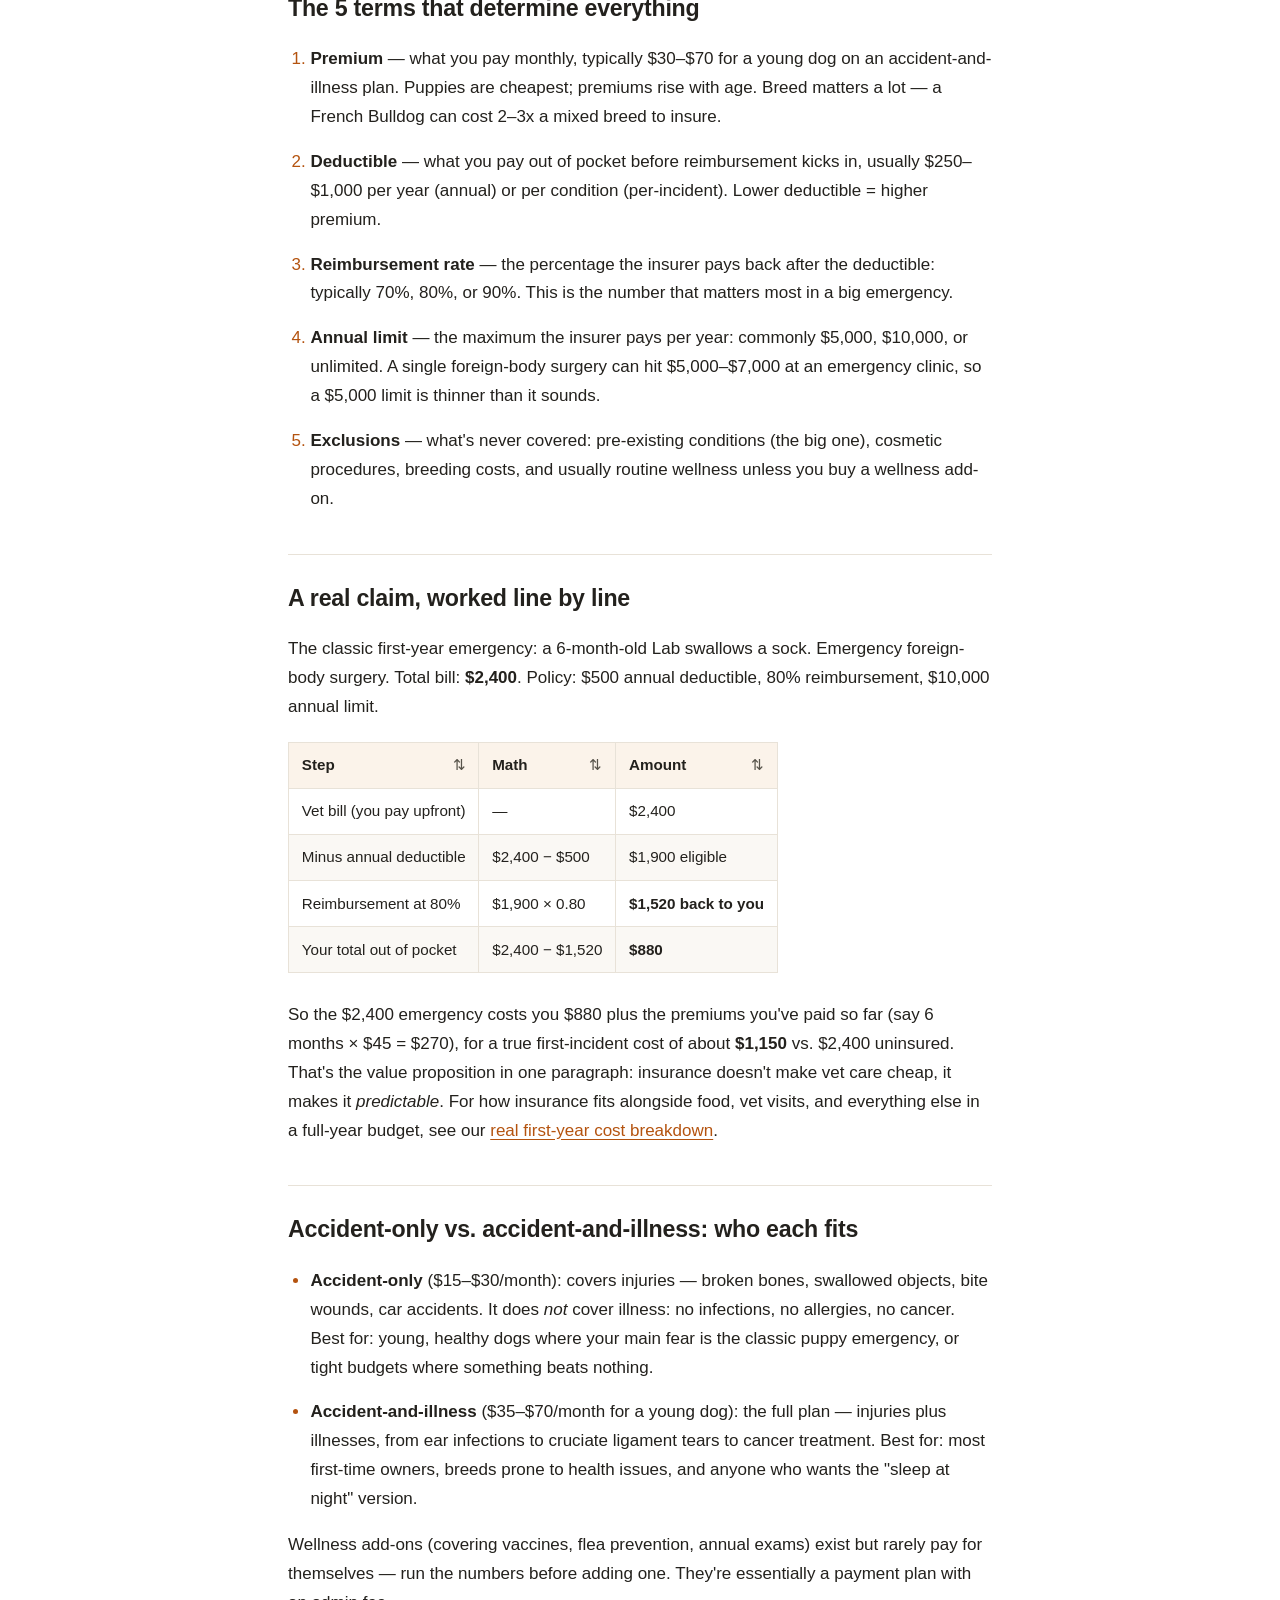
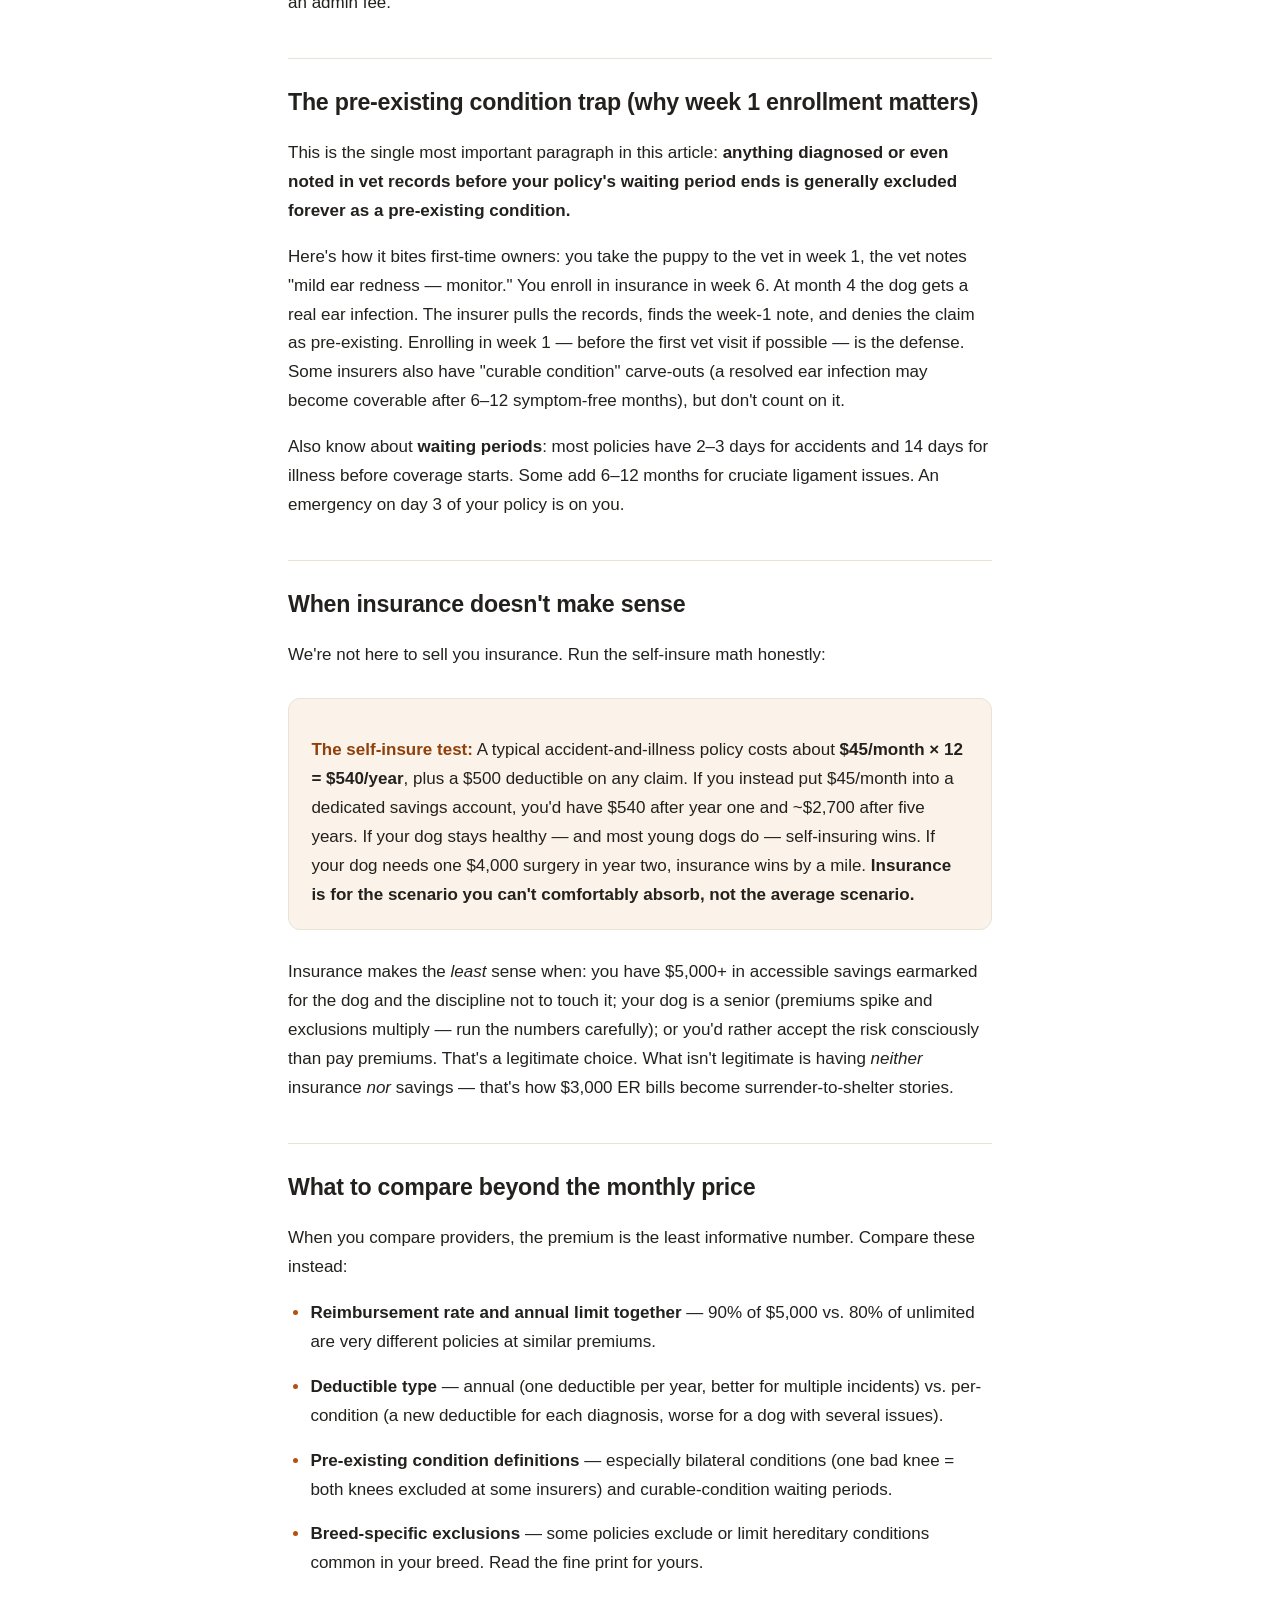
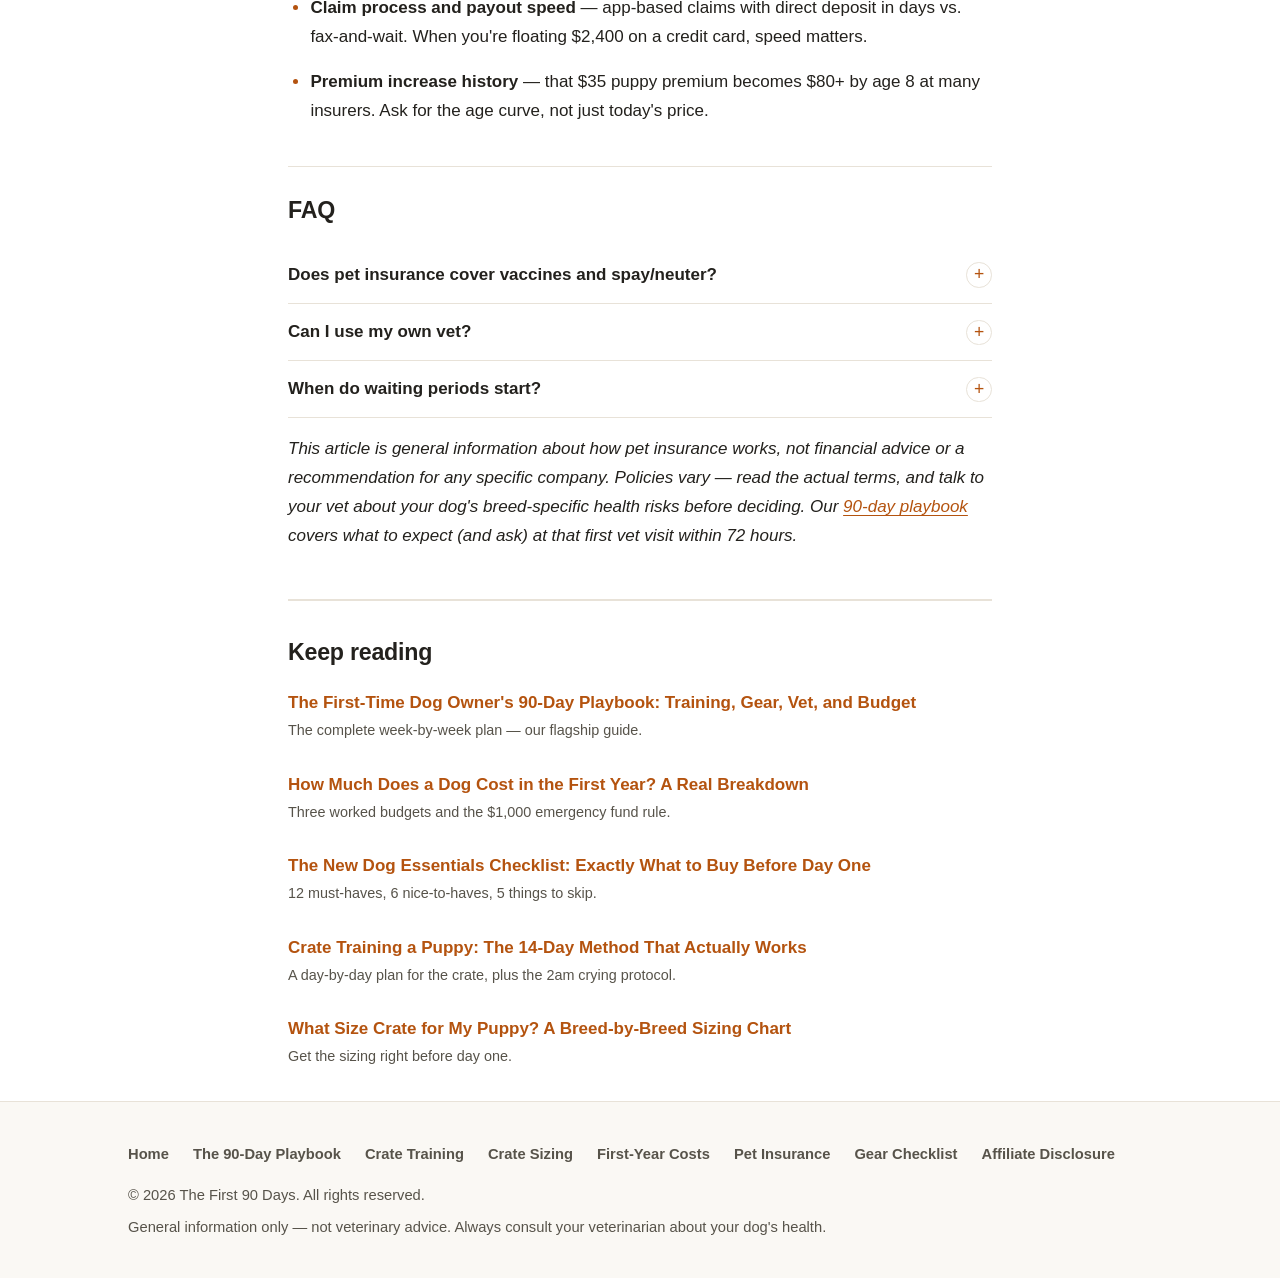
<file: articles/pet-insurance-for-first-time-owners.html>
<!DOCTYPE html>
<html lang="en">
<head>
  <meta charset="UTF-8">
  <meta name="viewport" content="width=device-width, initial-scale=1.0">
  <title>Pet Insurance for First-Time Owners: How It Works and Whether You Need It</title>
  <meta name="description" content="Pet insurance explained in plain English: deductibles, reimbursement rates, waiting periods, pre-existing conditions, a real $2,400 claim worked line by line, and when to skip it.">
  <meta property="og:title" content="Pet Insurance for First-Time Owners: How It Works and Whether You Need It">
  <meta property="og:description" content="How pet insurance actually works — a $2,400 claim worked line by line, plus an honest decision framework.">
  <meta property="og:type" content="article">
  <!-- MEDIVAVINE/JOURNEY: paste ad network script here -->
  <link rel="stylesheet" href="../styles.css">
  <script>
  /* Apply stored/preferred color theme before first paint (no-JS-safe). */
  (function(){try{var t=localStorage.getItem('f90d-theme');if(!t){t=window.matchMedia('(prefers-color-scheme: dark)').matches?'dark':'light';}document.documentElement.setAttribute('data-theme',t);}catch(e){}})();
  </script>
</head>
<body>
  <header class="site-header">
    <div class="wrap-wide bar">
      <a class="brand" href="../index.html" aria-label="The First 90 Days — home">
        <svg class="paw" width="26" height="26" viewBox="0 0 24 24" fill="currentColor" aria-hidden="true"><path d="M12 13.2c-2.6 0-5.4 2-5.4 4.3 0 1.5 1.1 2.5 2.7 2.5 1 0 1.8-.5 2.7-.5s1.7.5 2.7.5c1.6 0 2.7-1 2.7-2.5 0-2.3-2.8-4.3-5.4-4.3zM6.4 8.2c-1-.4-2.2.3-2.6 1.5-.4 1.2.1 2.5 1.1 2.9 1 .4 2.2-.3 2.6-1.5.4-1.2-.1-2.5-1.1-2.9zm11.2 0c-1 .4-1.5 1.7-1.1 2.9.4 1.2 1.6 1.9 2.6 1.5 1-.4 1.5-1.7 1.1-2.9-.4-1.2-1.6-1.9-2.6-1.5zM9.4 3.2c-1.1.2-1.9 1.4-1.7 2.6.2 1.2 1.2 2.1 2.3 1.9 1.1-.2 1.9-1.4 1.7-2.6-.2-1.2-1.2-2.1-2.3-1.9zm5.2 0c-1.1-.2-2.1.7-2.3 1.9-.2 1.2.6 2.4 1.7 2.6 1.1.2 2.1-.7 2.3-1.9.2-1.2-.6-2.4-1.7-2.6z"/></svg>
        <span>The First <em>90 Days</em></span>
      </a>
      <button class="nav-toggle" aria-expanded="false" aria-controls="mainNav" aria-label="Toggle navigation">&#9776;</button>
      <nav class="main-nav" id="mainNav" aria-label="Main navigation">
        <ul>
          <li><a href="../index.html">Home</a></li>
          <li><a href="first-time-dog-owners-90-day-playbook.html">The 90-Day Playbook</a></li>
          <li><a href="new-dog-essentials-checklist.html">Gear Checklist</a></li>
          <li><a href="how-much-does-a-dog-cost-first-year.html">First-Year Costs</a></li>
          <li><a href="../disclosure.html">Disclosure</a></li>
        </ul>
      </nav>
    </div>
  </header>

  <main class="wrap">
    <article class="post">
      <div class="article-hero">
        <p class="breadcrumb"><a href="../index.html">&larr; Home</a> / Vet &amp; Health</p>
        <h1>Pet Insurance for First-Time Owners: How It Works and Whether You Need It</h1>
        <p class="article-meta"><span class="byline">By The First 90 Days Team</span> &middot; Published September 15, 2026 &middot; 10 min read</p>
        <p class="affiliate-note">This article contains affiliate links. If you buy through them, we may earn a commission at no extra cost to you. Read our <a href="../disclosure.html">full disclosure</a>.</p>
      </div>

      <p class="lede">Pet insurance is the highest-stakes financial decision you'll make in your dog's first 90 days — and the most confusingly marketed. <strong>Here's how it actually works</strong>, with a real $2,400 claim worked line by line, and an honest framework for deciding whether you need it at all.</p>

      <blockquote>
        <p><strong>General information, not financial or veterinary advice.</strong> Policies differ by company, state, breed, and age. Read any policy's actual terms before buying, and talk to your vet about your dog's health risks.</p>
      </blockquote>

      <h2>What pet insurance actually is</h2>
      <p>Forget everything you know about human health insurance — pet insurance works differently. It's a <strong>reimbursement model</strong>: you pay the vet bill in full at the clinic, submit the claim, and the insurer pays you back a percentage. There are no in-network vets, no copays at the counter, no pre-authorizations for routine emergencies. You can use any licensed vet, anywhere.</p>
      <p>The typical flow: your dog swallows a sock at 11pm. You pay the emergency clinic $2,400 on your credit card. You upload the invoice through the insurer's app. Two to fourteen days later (varies by company), you get a reimbursement deposit. The percentage you get back — and what counts toward it — is determined by five terms. Learn these and you understand every policy on the market.</p>

      <h2>The 5 terms that determine everything</h2>
      <ol>
        <li><strong>Premium</strong> — what you pay monthly, typically $30&ndash;$70 for a young dog on an accident-and-illness plan. Puppies are cheapest; premiums rise with age. Breed matters a lot — a French Bulldog can cost 2&ndash;3x a mixed breed to insure.</li>
        <li><strong>Deductible</strong> — what you pay out of pocket before reimbursement kicks in, usually $250&ndash;$1,000 per year (annual) or per condition (per-incident). Lower deductible = higher premium.</li>
        <li><strong>Reimbursement rate</strong> — the percentage the insurer pays back after the deductible: typically 70%, 80%, or 90%. This is the number that matters most in a big emergency.</li>
        <li><strong>Annual limit</strong> — the maximum the insurer pays per year: commonly $5,000, $10,000, or unlimited. A single foreign-body surgery can hit $5,000&ndash;$7,000 at an emergency clinic, so a $5,000 limit is thinner than it sounds.</li>
        <li><strong>Exclusions</strong> — what's never covered: pre-existing conditions (the big one), cosmetic procedures, breeding costs, and usually routine wellness unless you buy a wellness add-on.</li>
      </ol>

      <h2>A real claim, worked line by line</h2>
      <p>The classic first-year emergency: a 6-month-old Lab swallows a sock. Emergency foreign-body surgery. Total bill: <strong>$2,400</strong>. Policy: $500 annual deductible, 80% reimbursement, $10,000 annual limit.</p>
      <table>
        <thead><tr><th>Step</th><th>Math</th><th>Amount</th></tr></thead>
        <tbody>
          <tr><td>Vet bill (you pay upfront)</td><td>&mdash;</td><td>$2,400</td></tr>
          <tr><td>Minus annual deductible</td><td>$2,400 &minus; $500</td><td>$1,900 eligible</td></tr>
          <tr><td>Reimbursement at 80%</td><td>$1,900 &times; 0.80</td><td><strong>$1,520 back to you</strong></td></tr>
          <tr><td>Your total out of pocket</td><td>$2,400 &minus; $1,520</td><td><strong>$880</strong></td></tr>
        </tbody>
      </table>
      <p>So the $2,400 emergency costs you $880 plus the premiums you've paid so far (say 6 months &times; $45 = $270), for a true first-incident cost of about <strong>$1,150</strong> vs. $2,400 uninsured. That's the value proposition in one paragraph: insurance doesn't make vet care cheap, it makes it <em>predictable</em>. For how insurance fits alongside food, vet visits, and everything else in a full-year budget, see our <a href="how-much-does-a-dog-cost-first-year.html">real first-year cost breakdown</a>.</p>

      <h2>Accident-only vs. accident-and-illness: who each fits</h2>
      <ul>
        <li><strong>Accident-only</strong> ($15&ndash;$30/month): covers injuries — broken bones, swallowed objects, bite wounds, car accidents. It does <em>not</em> cover illness: no infections, no allergies, no cancer. Best for: young, healthy dogs where your main fear is the classic puppy emergency, or tight budgets where something beats nothing.</li>
        <li><strong>Accident-and-illness</strong> ($35&ndash;$70/month for a young dog): the full plan — injuries plus illnesses, from ear infections to cruciate ligament tears to cancer treatment. Best for: most first-time owners, breeds prone to health issues, and anyone who wants the "sleep at night" version.</li>
      </ul>
      <p>Wellness add-ons (covering vaccines, flea prevention, annual exams) exist but rarely pay for themselves — run the numbers before adding one. They're essentially a payment plan with an admin fee.</p>

      <h2>The pre-existing condition trap (why week 1 enrollment matters)</h2>
      <p>This is the single most important paragraph in this article: <strong>anything diagnosed or even noted in vet records before your policy's waiting period ends is generally excluded forever as a pre-existing condition.</strong></p>
      <p>Here's how it bites first-time owners: you take the puppy to the vet in week 1, the vet notes "mild ear redness — monitor." You enroll in insurance in week 6. At month 4 the dog gets a real ear infection. The insurer pulls the records, finds the week-1 note, and denies the claim as pre-existing. Enrolling in week 1 — before the first vet visit if possible — is the defense. Some insurers also have "curable condition" carve-outs (a resolved ear infection may become coverable after 6&ndash;12 symptom-free months), but don't count on it.</p>
      <p>Also know about <strong>waiting periods</strong>: most policies have 2&ndash;3 days for accidents and 14 days for illness before coverage starts. Some add 6&ndash;12 months for cruciate ligament issues. An emergency on day 3 of your policy is on you.</p>

      <h2>When insurance doesn't make sense</h2>
      <p>We're not here to sell you insurance. Run the self-insure math honestly:</p>
      <div class="callout">
        <p><strong>The self-insure test:</strong> A typical accident-and-illness policy costs about <strong>$45/month &times; 12 = $540/year</strong>, plus a $500 deductible on any claim. If you instead put $45/month into a dedicated savings account, you'd have $540 after year one and ~$2,700 after five years. If your dog stays healthy — and most young dogs do — self-insuring wins. If your dog needs one $4,000 surgery in year two, insurance wins by a mile. <strong>Insurance is for the scenario you can't comfortably absorb, not the average scenario.</strong></p>
      </div>
      <p>Insurance makes the <em>least</em> sense when: you have $5,000+ in accessible savings earmarked for the dog and the discipline not to touch it; your dog is a senior (premiums spike and exclusions multiply — run the numbers carefully); or you'd rather accept the risk consciously than pay premiums. That's a legitimate choice. What isn't legitimate is having <em>neither</em> insurance <em>nor</em> savings — that's how $3,000 ER bills become surrender-to-shelter stories.</p>

      <h2>What to compare beyond the monthly price</h2>
      <p>When you compare providers, the premium is the least informative number. Compare these instead:</p>
      <ul>
        <li><strong>Reimbursement rate and annual limit together</strong> — 90% of $5,000 vs. 80% of unlimited are very different policies at similar premiums.</li>
        <li><strong>Deductible type</strong> — annual (one deductible per year, better for multiple incidents) vs. per-condition (a new deductible for each diagnosis, worse for a dog with several issues).</li>
        <li><strong>Pre-existing condition definitions</strong> — especially bilateral conditions (one bad knee = both knees excluded at some insurers) and curable-condition waiting periods.</li>
        <li><strong>Breed-specific exclusions</strong> — some policies exclude or limit hereditary conditions common in your breed. Read the fine print for yours.</li>
        <li><strong>Claim process and payout speed</strong> — app-based claims with direct deposit in days vs. fax-and-wait. When you're floating $2,400 on a credit card, speed matters.</li>
        <li><strong>Premium increase history</strong> — that $35 puppy premium becomes $80+ by age 8 at many insurers. Ask for the age curve, not just today's price.</li>
      </ul>

      <!-- AFFILIATE: THE money post — comparison table of insurance providers via ShareASale / CJ Affiliate / Impact.com programs, each row an affiliate link. Strong CPA per policy. Must include honest "when it doesn't make sense" section to keep trust (and comply with affiliate disclosure rules). -->

      <h2>FAQ</h2>
      <dl class="faq">
        <dt>Does pet insurance cover vaccines and spay/neuter?</dt>
        <dd>Standard accident-and-illness plans: no. Those are routine/wellness costs. Some insurers sell a wellness add-on ($20&ndash;$30/month) that reimburses a set amount for vaccines, prevention, and exams — but do the math, because the add-on often costs more than the care it covers.</dd>
        <dt>Can I use my own vet?</dt>
        <dd>Yes. Pet insurance has no networks — any licensed veterinarian, emergency clinic, or specialist qualifies. That's one of its genuine advantages over human health insurance.</dd>
        <dt>When do waiting periods start?</dt>
        <dd>The day your policy takes effect (usually the day you enroll, sometimes the next day). Typical: 2&ndash;3 days for accidents, 14 days for illness, and sometimes 6&ndash;12 months for orthopedic conditions like cruciate tears. Anything that happens during the waiting period isn't covered — and can become a pre-existing condition.</dd>
      </dl>

      <p><em>This article is general information about how pet insurance works, not financial advice or a recommendation for any specific company. Policies vary — read the actual terms, and talk to your vet about your dog's breed-specific health risks before deciding. Our <a href="first-time-dog-owners-90-day-playbook.html">90-day playbook</a> covers what to expect (and ask) at that first vet visit within 72 hours.</em></p>

      <section class="keep-reading" aria-label="Keep reading">
        <h2>Keep reading</h2>
        <ul>
          <li><a href="first-time-dog-owners-90-day-playbook.html">The First-Time Dog Owner's 90-Day Playbook: Training, Gear, Vet, and Budget</a><span>The complete week-by-week plan — our flagship guide.</span></li>
          <li><a href="how-much-does-a-dog-cost-first-year.html">How Much Does a Dog Cost in the First Year? A Real Breakdown</a><span>Three worked budgets and the $1,000 emergency fund rule.</span></li>
          <li><a href="new-dog-essentials-checklist.html">The New Dog Essentials Checklist: Exactly What to Buy Before Day One</a><span>12 must-haves, 6 nice-to-haves, 5 things to skip.</span></li>
          <li><a href="crate-training-puppy-14-day-method.html">Crate Training a Puppy: The 14-Day Method That Actually Works</a><span>A day-by-day plan for the crate, plus the 2am crying protocol.</span></li>
          <li><a href="what-size-crate-for-my-puppy.html">What Size Crate for My Puppy? A Breed-by-Breed Sizing Chart</a><span>Get the sizing right before day one.</span></li>
        </ul>
      </section>
    </article>
  </main>

  <footer class="site-footer">
    <div class="wrap-wide">
      <nav aria-label="Footer navigation">
        <ul>
          <li><a href="../index.html">Home</a></li>
          <li><a href="first-time-dog-owners-90-day-playbook.html">The 90-Day Playbook</a></li>
          <li><a href="crate-training-puppy-14-day-method.html">Crate Training</a></li>
          <li><a href="what-size-crate-for-my-puppy.html">Crate Sizing</a></li>
          <li><a href="how-much-does-a-dog-cost-first-year.html">First-Year Costs</a></li>
          <li><a href="pet-insurance-for-first-time-owners.html">Pet Insurance</a></li>
          <li><a href="new-dog-essentials-checklist.html">Gear Checklist</a></li>
          <li><a href="../disclosure.html">Affiliate Disclosure</a></li>
        </ul>
      </nav>
      <p>&copy; 2026 The First 90 Days. All rights reserved.</p>
      <p>General information only — not veterinary advice. Always consult your veterinarian about your dog's health.</p>
    </div>
  </footer>

  <script src="../assets/site.js" defer></script>
</body>
</html>
</file>
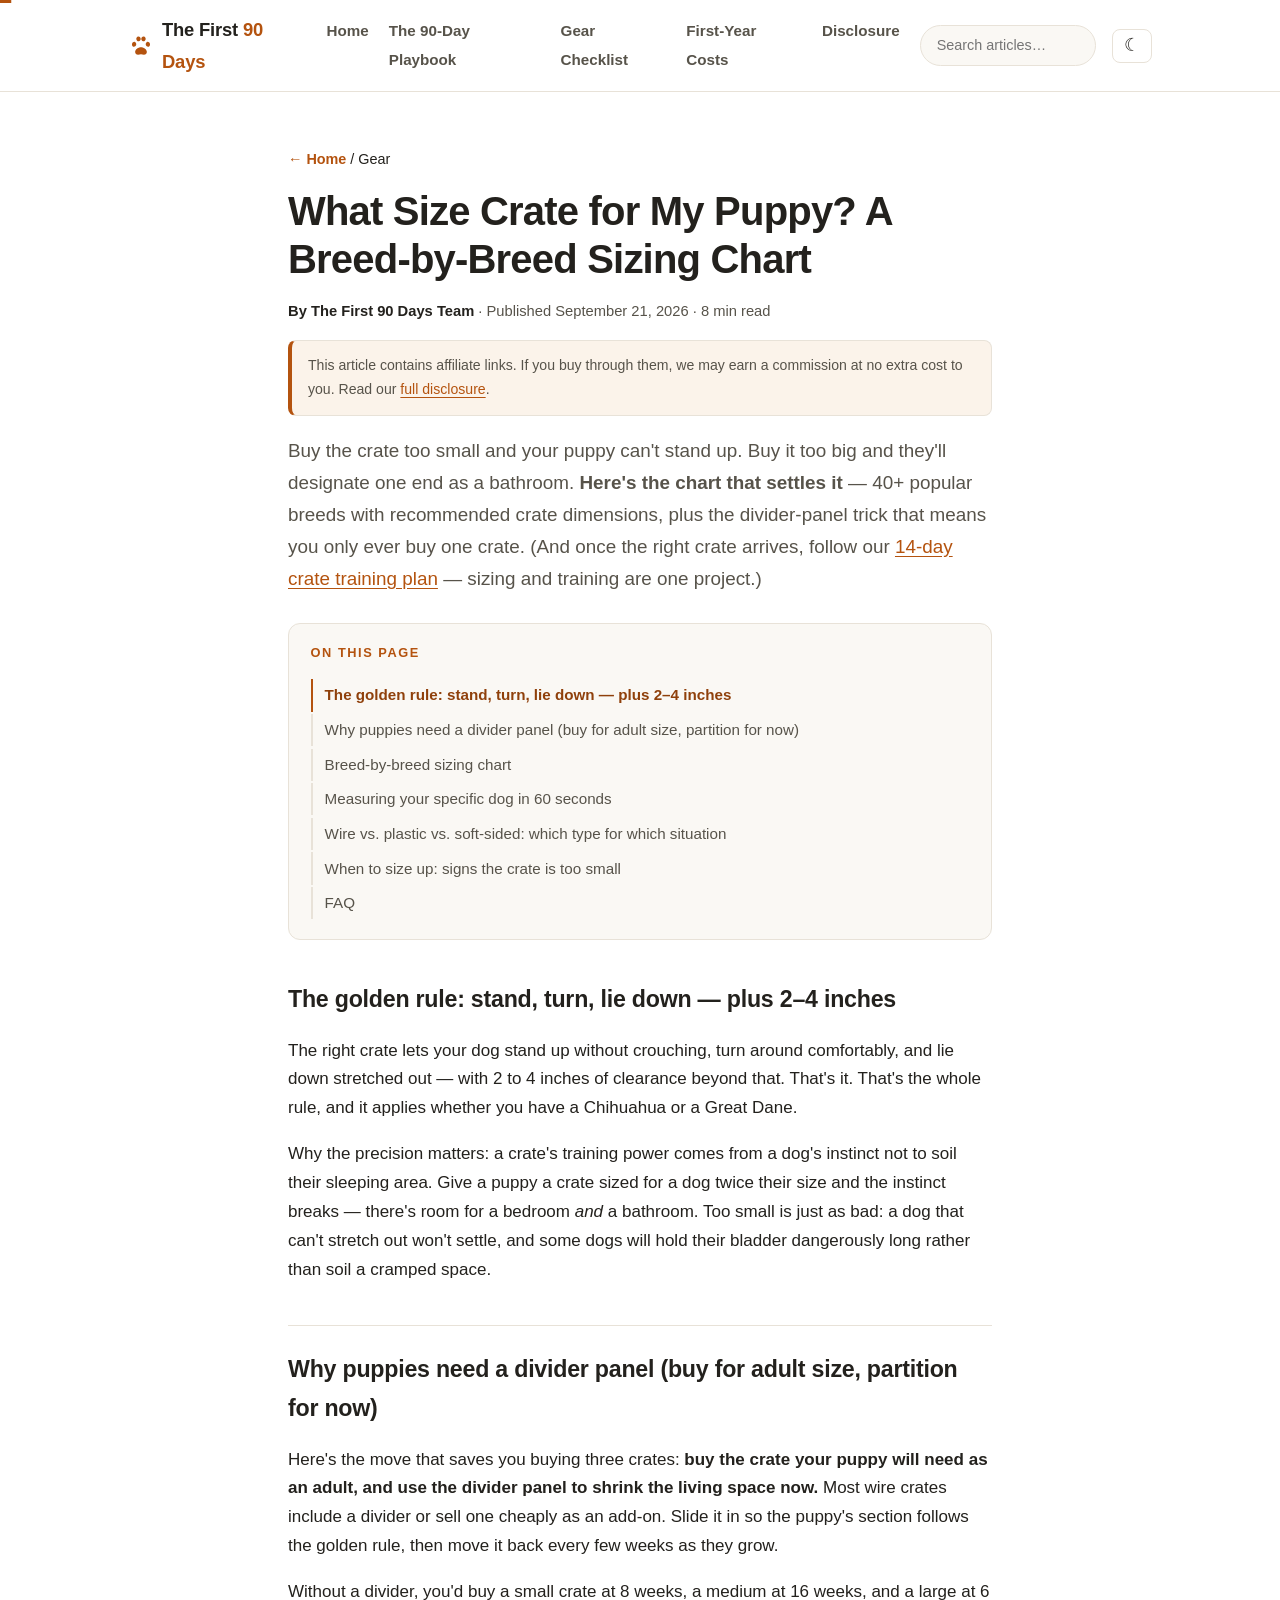
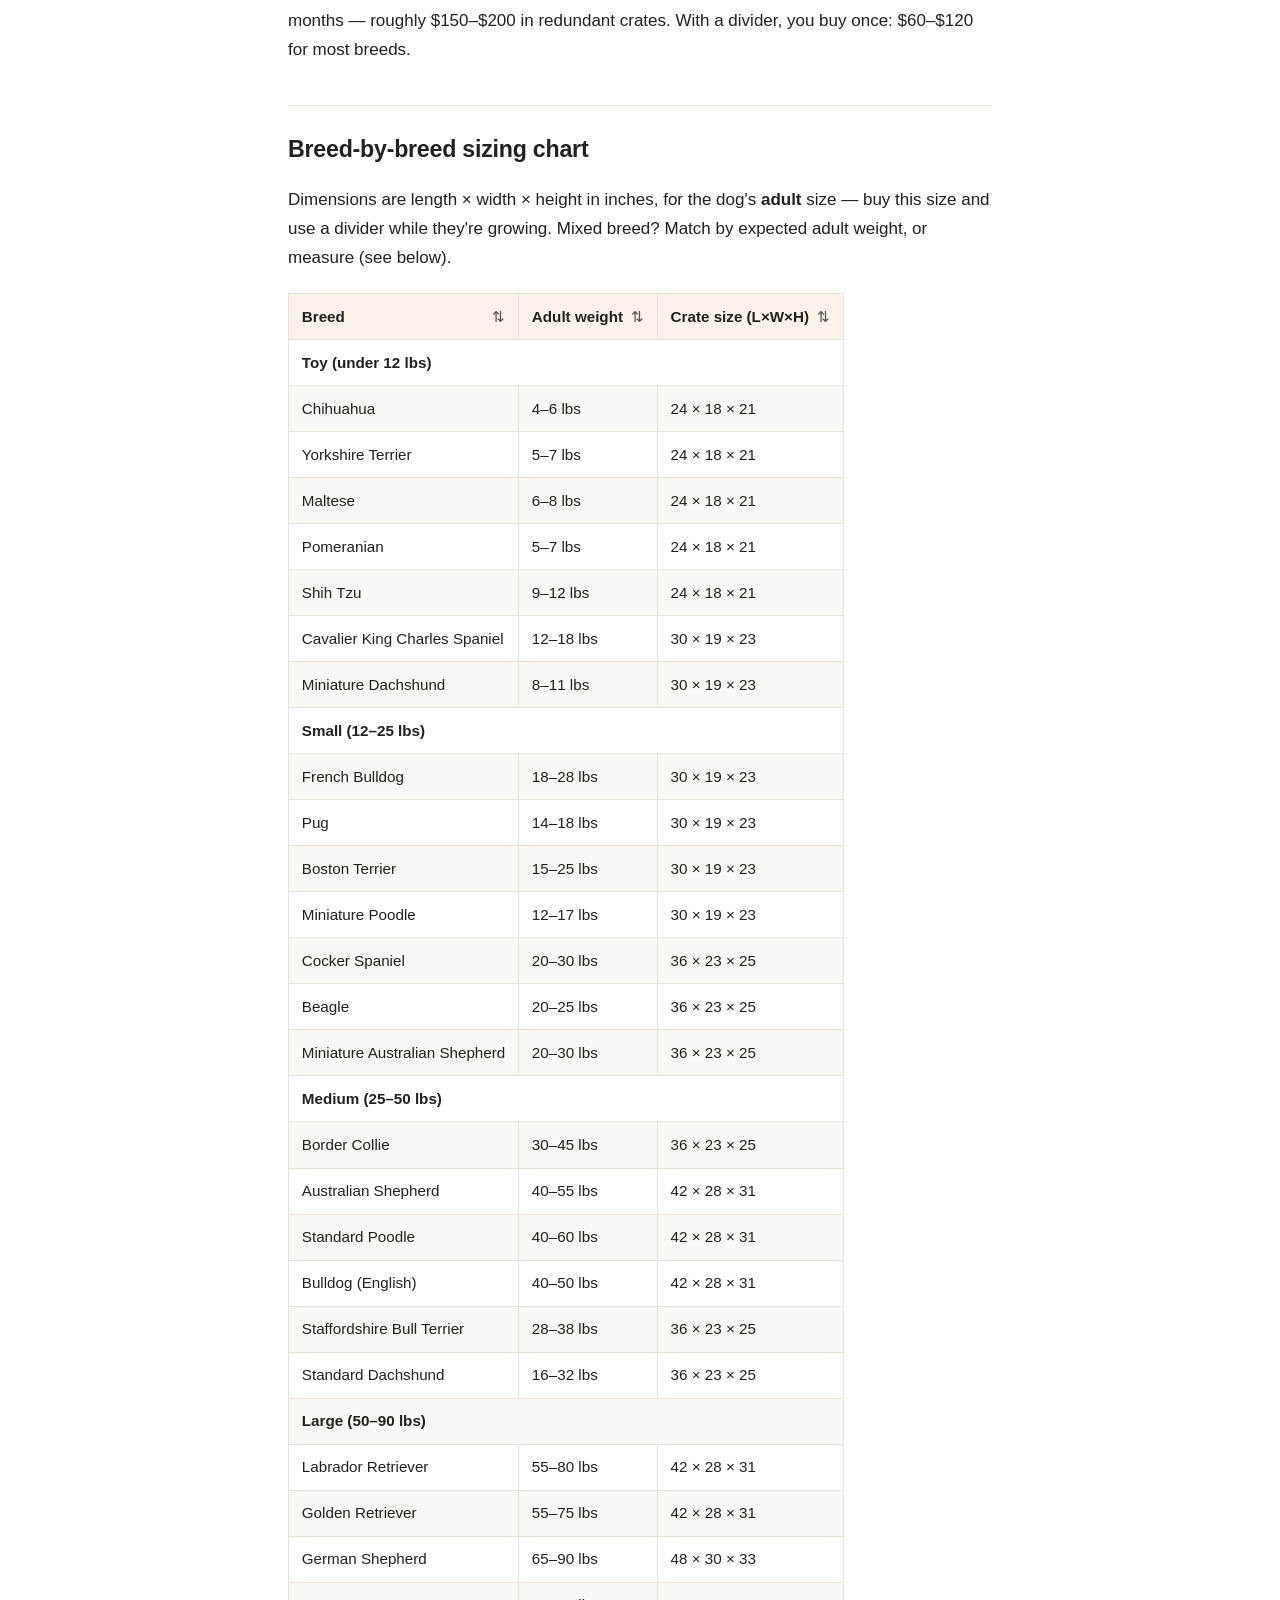
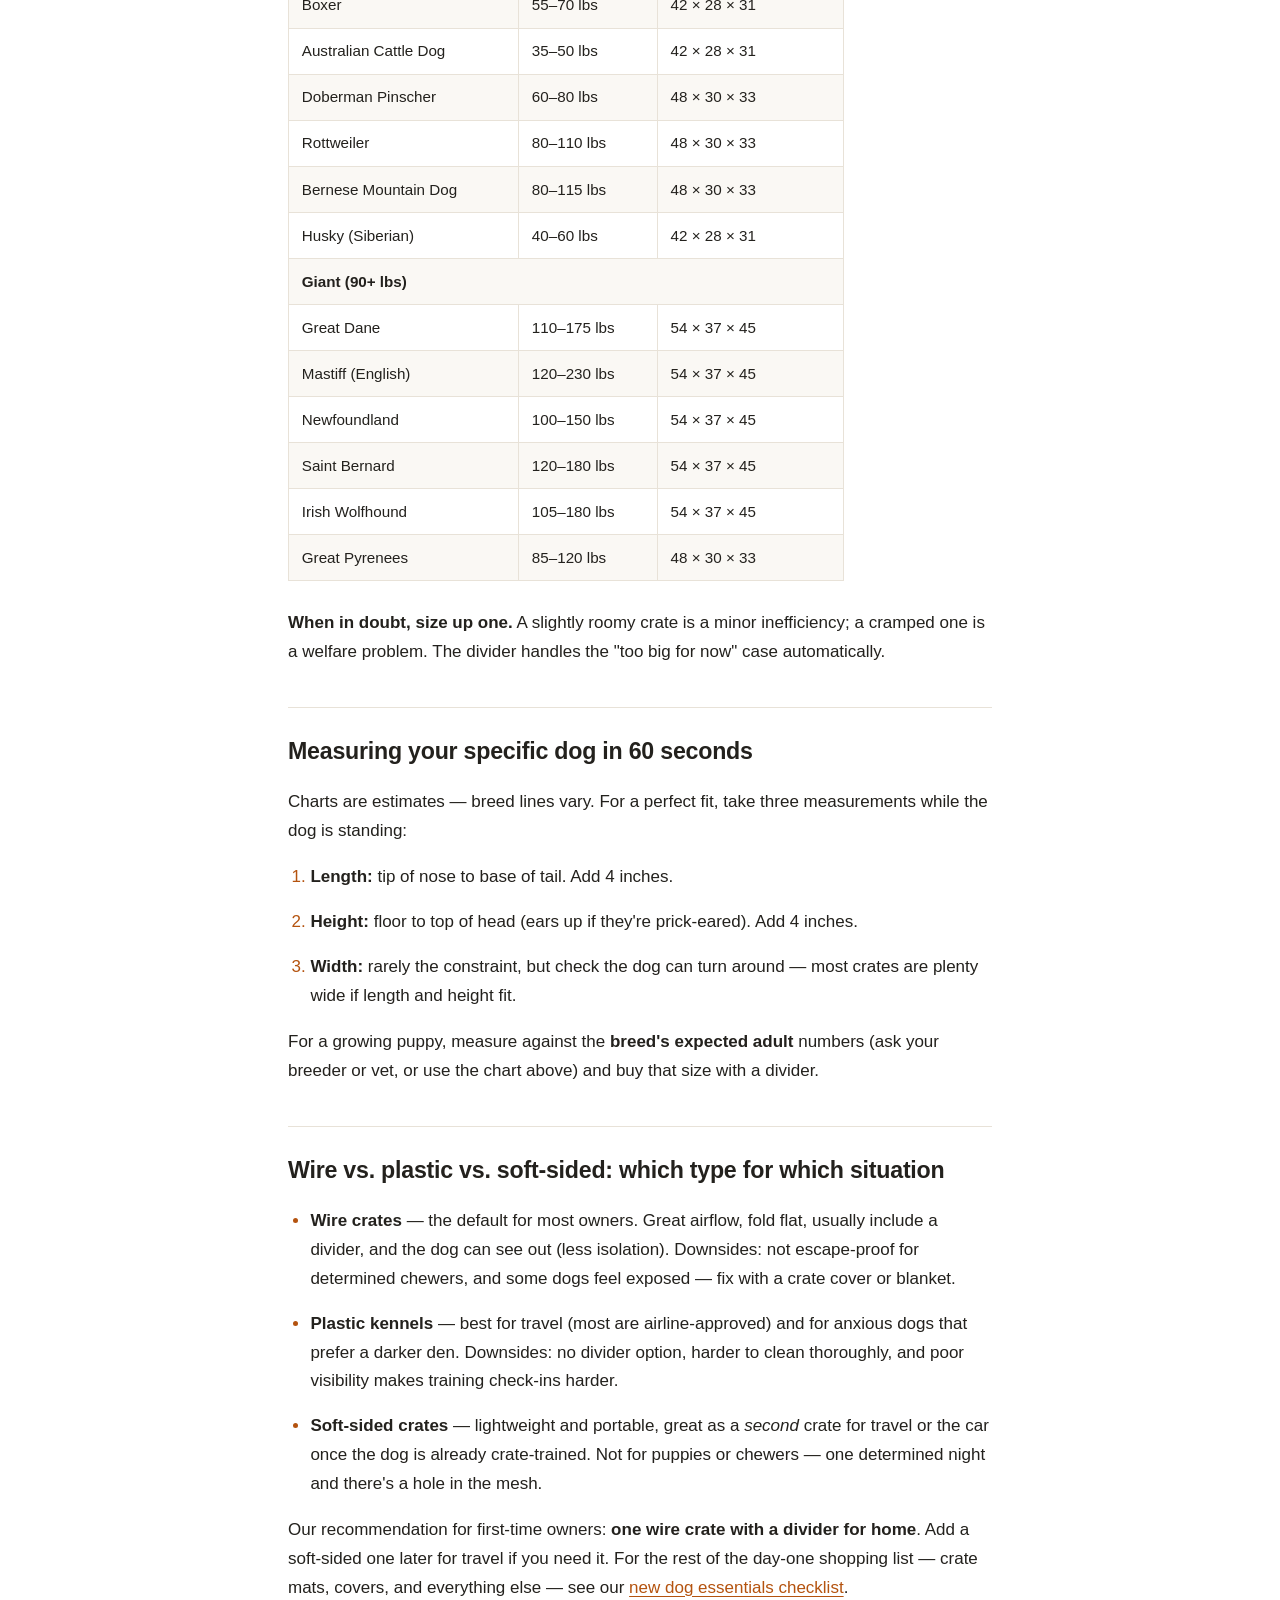
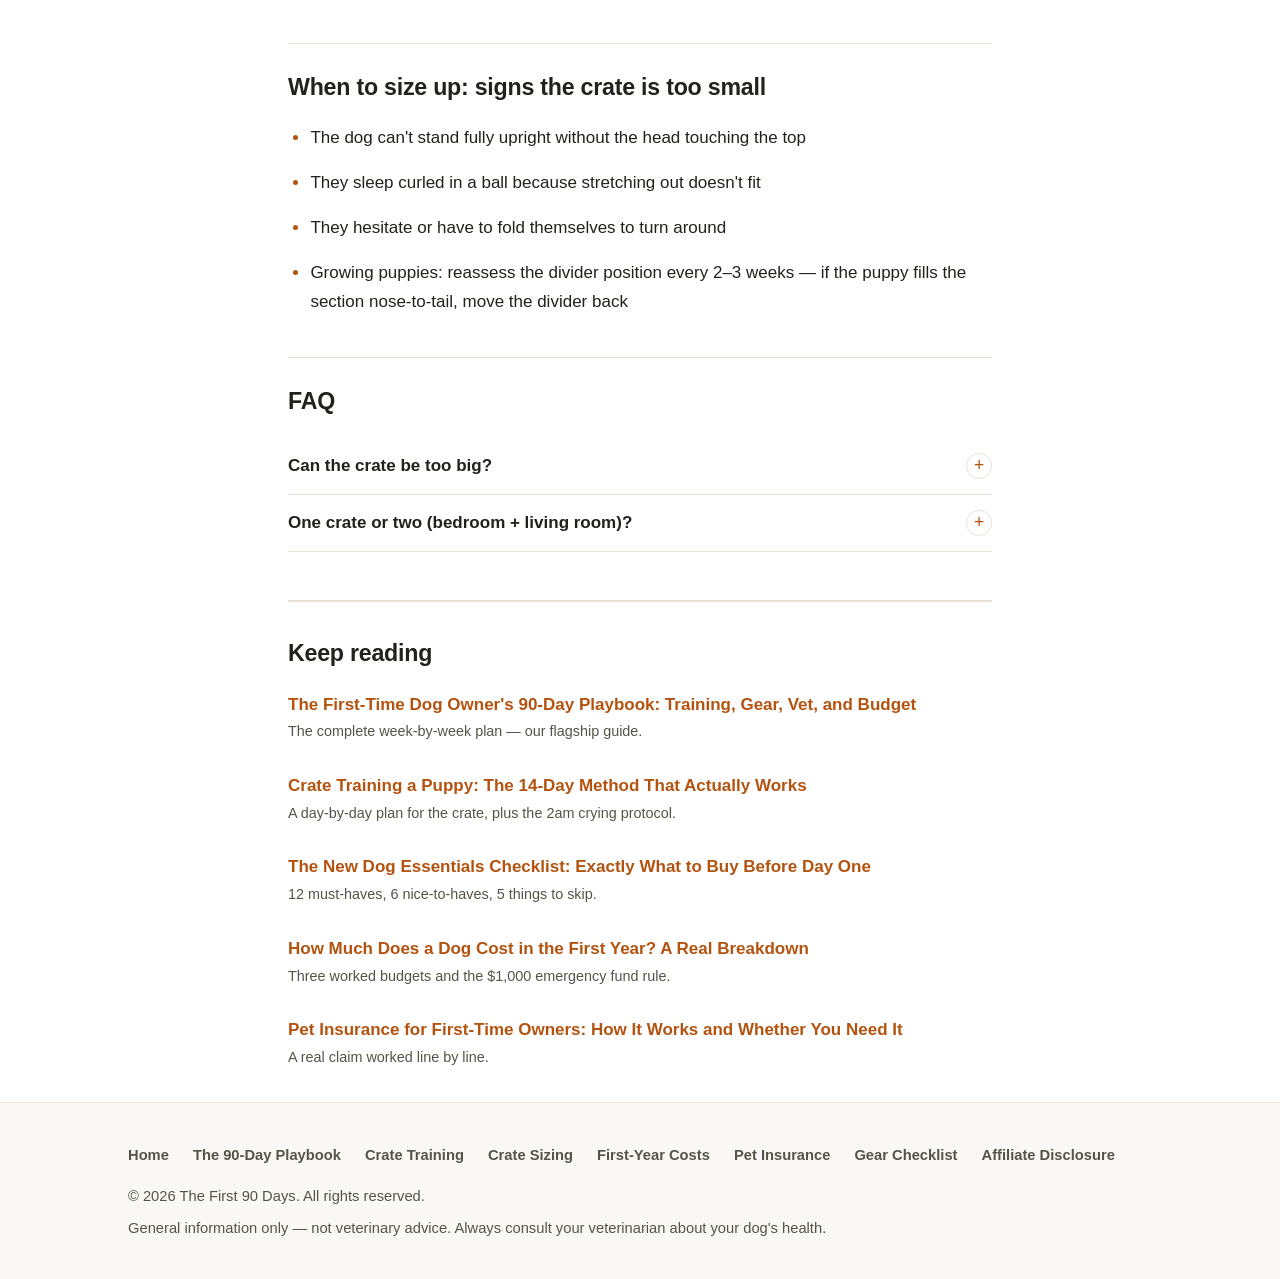
<file: articles/what-size-crate-for-my-puppy.html>
<!DOCTYPE html>
<html lang="en">
<head>
  <meta charset="UTF-8">
  <meta name="viewport" content="width=device-width, initial-scale=1.0">
  <title>What Size Crate for My Puppy? A Breed-by-Breed Sizing Chart</title>
  <meta name="description" content="The #1 crate question answered: a breed-by-breed crate sizing chart for 40+ popular breeds, the divider-panel trick, and how to measure your dog in 60 seconds.">
  <meta property="og:title" content="What Size Crate for My Puppy? A Breed-by-Breed Sizing Chart">
  <meta property="og:description" content="Breed-by-breed crate dimensions for 40+ popular breeds, the divider-panel trick, and wire vs. plastic vs. soft-sided.">
  <meta property="og:type" content="article">
  <!-- MEDIVAVINE/JOURNEY: paste ad network script here -->
  <link rel="stylesheet" href="../styles.css">
  <script>
  /* Apply stored/preferred color theme before first paint (no-JS-safe). */
  (function(){try{var t=localStorage.getItem('f90d-theme');if(!t){t=window.matchMedia('(prefers-color-scheme: dark)').matches?'dark':'light';}document.documentElement.setAttribute('data-theme',t);}catch(e){}})();
  </script>
</head>
<body>
  <header class="site-header">
    <div class="wrap-wide bar">
      <a class="brand" href="../index.html" aria-label="The First 90 Days — home">
        <svg class="paw" width="26" height="26" viewBox="0 0 24 24" fill="currentColor" aria-hidden="true"><path d="M12 13.2c-2.6 0-5.4 2-5.4 4.3 0 1.5 1.1 2.5 2.7 2.5 1 0 1.8-.5 2.7-.5s1.7.5 2.7.5c1.6 0 2.7-1 2.7-2.5 0-2.3-2.8-4.3-5.4-4.3zM6.4 8.2c-1-.4-2.2.3-2.6 1.5-.4 1.2.1 2.5 1.1 2.9 1 .4 2.2-.3 2.6-1.5.4-1.2-.1-2.5-1.1-2.9zm11.2 0c-1 .4-1.5 1.7-1.1 2.9.4 1.2 1.6 1.9 2.6 1.5 1-.4 1.5-1.7 1.1-2.9-.4-1.2-1.6-1.9-2.6-1.5zM9.4 3.2c-1.1.2-1.9 1.4-1.7 2.6.2 1.2 1.2 2.1 2.3 1.9 1.1-.2 1.9-1.4 1.7-2.6-.2-1.2-1.2-2.1-2.3-1.9zm5.2 0c-1.1-.2-2.1.7-2.3 1.9-.2 1.2.6 2.4 1.7 2.6 1.1.2 2.1-.7 2.3-1.9.2-1.2-.6-2.4-1.7-2.6z"/></svg>
        <span>The First <em>90 Days</em></span>
      </a>
      <button class="nav-toggle" aria-expanded="false" aria-controls="mainNav" aria-label="Toggle navigation">&#9776;</button>
      <nav class="main-nav" id="mainNav" aria-label="Main navigation">
        <ul>
          <li><a href="../index.html">Home</a></li>
          <li><a href="first-time-dog-owners-90-day-playbook.html">The 90-Day Playbook</a></li>
          <li><a href="new-dog-essentials-checklist.html">Gear Checklist</a></li>
          <li><a href="how-much-does-a-dog-cost-first-year.html">First-Year Costs</a></li>
          <li><a href="../disclosure.html">Disclosure</a></li>
        </ul>
      </nav>
    </div>
  </header>

  <main class="wrap">
    <article class="post">
      <div class="article-hero">
        <p class="breadcrumb"><a href="../index.html">&larr; Home</a> / Gear</p>
        <h1>What Size Crate for My Puppy? A Breed-by-Breed Sizing Chart</h1>
        <p class="article-meta"><span class="byline">By The First 90 Days Team</span> &middot; Published September 21, 2026 &middot; 8 min read</p>
        <p class="affiliate-note">This article contains affiliate links. If you buy through them, we may earn a commission at no extra cost to you. Read our <a href="../disclosure.html">full disclosure</a>.</p>
      </div>

      <p class="lede">Buy the crate too small and your puppy can't stand up. Buy it too big and they'll designate one end as a bathroom. <strong>Here's the chart that settles it</strong> — 40+ popular breeds with recommended crate dimensions, plus the divider-panel trick that means you only ever buy one crate. (And once the right crate arrives, follow our <a href="crate-training-puppy-14-day-method.html">14-day crate training plan</a> — sizing and training are one project.)</p>

      <h2>The golden rule: stand, turn, lie down — plus 2&ndash;4 inches</h2>
      <p>The right crate lets your dog stand up without crouching, turn around comfortably, and lie down stretched out — with 2 to 4 inches of clearance beyond that. That's it. That's the whole rule, and it applies whether you have a Chihuahua or a Great Dane.</p>
      <p>Why the precision matters: a crate's training power comes from a dog's instinct not to soil their sleeping area. Give a puppy a crate sized for a dog twice their size and the instinct breaks — there's room for a bedroom <em>and</em> a bathroom. Too small is just as bad: a dog that can't stretch out won't settle, and some dogs will hold their bladder dangerously long rather than soil a cramped space.</p>

      <h2>Why puppies need a divider panel (buy for adult size, partition for now)</h2>
      <p>Here's the move that saves you buying three crates: <strong>buy the crate your puppy will need as an adult, and use the divider panel to shrink the living space now.</strong> Most wire crates include a divider or sell one cheaply as an add-on. Slide it in so the puppy's section follows the golden rule, then move it back every few weeks as they grow.</p>
      <p>Without a divider, you'd buy a small crate at 8 weeks, a medium at 16 weeks, and a large at 6 months — roughly $150&ndash;$200 in redundant crates. With a divider, you buy once: $60&ndash;$120 for most breeds.</p>

      <h2>Breed-by-breed sizing chart</h2>
      <p>Dimensions are length &times; width &times; height in inches, for the dog's <strong>adult</strong> size — buy this size and use a divider while they're growing. Mixed breed? Match by expected adult weight, or measure (see below).</p>
      <table>
        <thead><tr><th>Breed</th><th>Adult weight</th><th>Crate size (L&times;W&times;H)</th></tr></thead>
        <tbody>
          <tr><td colspan="3"><strong>Toy (under 12 lbs)</strong></td></tr>
          <tr><td>Chihuahua</td><td>4&ndash;6 lbs</td><td>24 &times; 18 &times; 21</td></tr>
          <tr><td>Yorkshire Terrier</td><td>5&ndash;7 lbs</td><td>24 &times; 18 &times; 21</td></tr>
          <tr><td>Maltese</td><td>6&ndash;8 lbs</td><td>24 &times; 18 &times; 21</td></tr>
          <tr><td>Pomeranian</td><td>5&ndash;7 lbs</td><td>24 &times; 18 &times; 21</td></tr>
          <tr><td>Shih Tzu</td><td>9&ndash;12 lbs</td><td>24 &times; 18 &times; 21</td></tr>
          <tr><td>Cavalier King Charles Spaniel</td><td>12&ndash;18 lbs</td><td>30 &times; 19 &times; 23</td></tr>
          <tr><td>Miniature Dachshund</td><td>8&ndash;11 lbs</td><td>30 &times; 19 &times; 23</td></tr>
          <tr><td colspan="3"><strong>Small (12&ndash;25 lbs)</strong></td></tr>
          <tr><td>French Bulldog</td><td>18&ndash;28 lbs</td><td>30 &times; 19 &times; 23</td></tr>
          <tr><td>Pug</td><td>14&ndash;18 lbs</td><td>30 &times; 19 &times; 23</td></tr>
          <tr><td>Boston Terrier</td><td>15&ndash;25 lbs</td><td>30 &times; 19 &times; 23</td></tr>
          <tr><td>Miniature Poodle</td><td>12&ndash;17 lbs</td><td>30 &times; 19 &times; 23</td></tr>
          <tr><td>Cocker Spaniel</td><td>20&ndash;30 lbs</td><td>36 &times; 23 &times; 25</td></tr>
          <tr><td>Beagle</td><td>20&ndash;25 lbs</td><td>36 &times; 23 &times; 25</td></tr>
          <tr><td>Miniature Australian Shepherd</td><td>20&ndash;30 lbs</td><td>36 &times; 23 &times; 25</td></tr>
          <tr><td colspan="3"><strong>Medium (25&ndash;50 lbs)</strong></td></tr>
          <tr><td>Border Collie</td><td>30&ndash;45 lbs</td><td>36 &times; 23 &times; 25</td></tr>
          <tr><td>Australian Shepherd</td><td>40&ndash;55 lbs</td><td>42 &times; 28 &times; 31</td></tr>
          <tr><td>Standard Poodle</td><td>40&ndash;60 lbs</td><td>42 &times; 28 &times; 31</td></tr>
          <tr><td>Bulldog (English)</td><td>40&ndash;50 lbs</td><td>42 &times; 28 &times; 31</td></tr>
          <tr><td>Staffordshire Bull Terrier</td><td>28&ndash;38 lbs</td><td>36 &times; 23 &times; 25</td></tr>
          <tr><td>Standard Dachshund</td><td>16&ndash;32 lbs</td><td>36 &times; 23 &times; 25</td></tr>
          <tr><td colspan="3"><strong>Large (50&ndash;90 lbs)</strong></td></tr>
          <tr><td>Labrador Retriever</td><td>55&ndash;80 lbs</td><td>42 &times; 28 &times; 31</td></tr>
          <tr><td>Golden Retriever</td><td>55&ndash;75 lbs</td><td>42 &times; 28 &times; 31</td></tr>
          <tr><td>German Shepherd</td><td>65&ndash;90 lbs</td><td>48 &times; 30 &times; 33</td></tr>
          <tr><td>Boxer</td><td>55&ndash;70 lbs</td><td>42 &times; 28 &times; 31</td></tr>
          <tr><td>Australian Cattle Dog</td><td>35&ndash;50 lbs</td><td>42 &times; 28 &times; 31</td></tr>
          <tr><td>Doberman Pinscher</td><td>60&ndash;80 lbs</td><td>48 &times; 30 &times; 33</td></tr>
          <tr><td>Rottweiler</td><td>80&ndash;110 lbs</td><td>48 &times; 30 &times; 33</td></tr>
          <tr><td>Bernese Mountain Dog</td><td>80&ndash;115 lbs</td><td>48 &times; 30 &times; 33</td></tr>
          <tr><td>Husky (Siberian)</td><td>40&ndash;60 lbs</td><td>42 &times; 28 &times; 31</td></tr>
          <tr><td colspan="3"><strong>Giant (90+ lbs)</strong></td></tr>
          <tr><td>Great Dane</td><td>110&ndash;175 lbs</td><td>54 &times; 37 &times; 45</td></tr>
          <tr><td>Mastiff (English)</td><td>120&ndash;230 lbs</td><td>54 &times; 37 &times; 45</td></tr>
          <tr><td>Newfoundland</td><td>100&ndash;150 lbs</td><td>54 &times; 37 &times; 45</td></tr>
          <tr><td>Saint Bernard</td><td>120&ndash;180 lbs</td><td>54 &times; 37 &times; 45</td></tr>
          <tr><td>Irish Wolfhound</td><td>105&ndash;180 lbs</td><td>54 &times; 37 &times; 45</td></tr>
          <tr><td>Great Pyrenees</td><td>85&ndash;120 lbs</td><td>48 &times; 30 &times; 33</td></tr>
        </tbody>
      </table>
      <p><strong>When in doubt, size up one.</strong> A slightly roomy crate is a minor inefficiency; a cramped one is a welfare problem. The divider handles the "too big for now" case automatically.</p>

      <!-- AFFILIATE: Amazon Associates — this is a pure buyer-intent post; each size category links to 2–3 specific crate models. Highest conversion of any training article. Also link divider panels and crate mats as add-ons. -->

      <h2>Measuring your specific dog in 60 seconds</h2>
      <p>Charts are estimates — breed lines vary. For a perfect fit, take three measurements while the dog is standing:</p>
      <ol>
        <li><strong>Length:</strong> tip of nose to base of tail. Add 4 inches.</li>
        <li><strong>Height:</strong> floor to top of head (ears up if they're prick-eared). Add 4 inches.</li>
        <li><strong>Width:</strong> rarely the constraint, but check the dog can turn around — most crates are plenty wide if length and height fit.</li>
      </ol>
      <p>For a growing puppy, measure against the <strong>breed's expected adult</strong> numbers (ask your breeder or vet, or use the chart above) and buy that size with a divider.</p>

      <h2>Wire vs. plastic vs. soft-sided: which type for which situation</h2>
      <ul>
        <li><strong>Wire crates</strong> — the default for most owners. Great airflow, fold flat, usually include a divider, and the dog can see out (less isolation). Downsides: not escape-proof for determined chewers, and some dogs feel exposed — fix with a crate cover or blanket.</li>
        <li><strong>Plastic kennels</strong> — best for travel (most are airline-approved) and for anxious dogs that prefer a darker den. Downsides: no divider option, harder to clean thoroughly, and poor visibility makes training check-ins harder.</li>
        <li><strong>Soft-sided crates</strong> — lightweight and portable, great as a <em>second</em> crate for travel or the car once the dog is already crate-trained. Not for puppies or chewers — one determined night and there's a hole in the mesh.</li>
      </ul>
      <p>Our recommendation for first-time owners: <strong>one wire crate with a divider for home</strong>. Add a soft-sided one later for travel if you need it. For the rest of the day-one shopping list — crate mats, covers, and everything else — see our <a href="new-dog-essentials-checklist.html">new dog essentials checklist</a>.</p>

      <h2>When to size up: signs the crate is too small</h2>
      <ul>
        <li>The dog can't stand fully upright without the head touching the top</li>
        <li>They sleep curled in a ball because stretching out doesn't fit</li>
        <li>They hesitate or have to fold themselves to turn around</li>
        <li>Growing puppies: reassess the divider position every 2&ndash;3 weeks — if the puppy fills the section nose-to-tail, move the divider back</li>
      </ul>

      <h2>FAQ</h2>
      <dl class="faq">
        <dt>Can the crate be too big?</dt>
        <dd>Yes — for a puppy in training. Excess space breaks the don't-soil-the-den instinct, and puppies will use the far corner as a bathroom. The fix isn't a smaller crate; it's a divider panel in a correctly-sized adult crate. For an already house-trained adult dog, a roomy crate is perfectly fine. Getting the size right is also one of the biggest levers in potty training — see our <a href="how-to-potty-train-a-puppy.html">hour-by-hour potty training schedule</a>.</dd>
        <dt>One crate or two (bedroom + living room)?</dt>
        <dd>Start with one. Hauling one wire crate between rooms for two weeks is mildly annoying; buying two crates before you know your dog's habits is expensive. The exception: a two-story house where carrying a 42-inch crate up and down stairs daily will make you hate crate training. In that case, a second basic crate upstairs is worth it.</dd>
      </dl>

      <section class="keep-reading" aria-label="Keep reading">
        <h2>Keep reading</h2>
        <ul>
          <li><a href="first-time-dog-owners-90-day-playbook.html">The First-Time Dog Owner's 90-Day Playbook: Training, Gear, Vet, and Budget</a><span>The complete week-by-week plan — our flagship guide.</span></li>
          <li><a href="crate-training-puppy-14-day-method.html">Crate Training a Puppy: The 14-Day Method That Actually Works</a><span>A day-by-day plan for the crate, plus the 2am crying protocol.</span></li>
          <li><a href="new-dog-essentials-checklist.html">The New Dog Essentials Checklist: Exactly What to Buy Before Day One</a><span>12 must-haves, 6 nice-to-haves, 5 things to skip.</span></li>
          <li><a href="how-much-does-a-dog-cost-first-year.html">How Much Does a Dog Cost in the First Year? A Real Breakdown</a><span>Three worked budgets and the $1,000 emergency fund rule.</span></li>
          <li><a href="pet-insurance-for-first-time-owners.html">Pet Insurance for First-Time Owners: How It Works and Whether You Need It</a><span>A real claim worked line by line.</span></li>
        </ul>
      </section>
    </article>
  </main>

  <footer class="site-footer">
    <div class="wrap-wide">
      <nav aria-label="Footer navigation">
        <ul>
          <li><a href="../index.html">Home</a></li>
          <li><a href="first-time-dog-owners-90-day-playbook.html">The 90-Day Playbook</a></li>
          <li><a href="crate-training-puppy-14-day-method.html">Crate Training</a></li>
          <li><a href="what-size-crate-for-my-puppy.html">Crate Sizing</a></li>
          <li><a href="how-much-does-a-dog-cost-first-year.html">First-Year Costs</a></li>
          <li><a href="pet-insurance-for-first-time-owners.html">Pet Insurance</a></li>
          <li><a href="new-dog-essentials-checklist.html">Gear Checklist</a></li>
          <li><a href="../disclosure.html">Affiliate Disclosure</a></li>
        </ul>
      </nav>
      <p>&copy; 2026 The First 90 Days. All rights reserved.</p>
      <p>General information only — not veterinary advice. Always consult your veterinarian about your dog's health.</p>
    </div>
  </footer>

  <script src="../assets/site.js" defer></script>
</body>
</html>
</file>
<file: styles.css>
/* The First 90 Days — editorial blog styles. Mobile-first, no frameworks. */

:root {
  --accent: #b4530f;          /* warm clay — fits the dog-niche branding */
  --accent-dark: #8f400b;
  --accent-soft: #fbf3ea;
  --ink: #23211d;
  --ink-soft: #57534a;
  --line: #e8e2d8;
  --paper: #ffffff;
  --wash: #faf8f4;
  --radius: 12px;
  --measure: 44rem;
  --font: -apple-system, BlinkMacSystemFont, "Segoe UI", Roboto, "Helvetica Neue",
          Arial, "Noto Sans", "Liberation Sans", sans-serif, "Apple Color Emoji";
}

*, *::before, *::after { box-sizing: border-box; }

html { scroll-behavior: smooth; }

body {
  margin: 0;
  font-family: var(--font);
  color: var(--ink);
  background: var(--paper);
  line-height: 1.7;
  font-size: 1.0625rem;
  -webkit-font-smoothing: antialiased;
}

img { max-width: 100%; height: auto; }

a { color: var(--accent); text-decoration: underline; text-underline-offset: 3px; }
a:hover { color: var(--accent-dark); }

/* Visible keyboard focus for all interactive elements */
a:focus-visible, button:focus-visible {
  outline: 3px solid var(--accent);
  outline-offset: 2px;
  border-radius: 4px;
}

/* ---------- Layout ---------- */

.wrap {
  width: min(100% - 2.5rem, var(--measure));
  margin-inline: auto;
}
.wrap-wide { width: min(100% - 2.5rem, 64rem); margin-inline: auto; }

/* ---------- Header / nav ---------- */

.site-header {
  border-bottom: 1px solid var(--line);
  background: var(--paper);
  position: sticky;
  top: 0;
  z-index: 50;
}
.site-header .bar {
  display: flex;
  align-items: center;
  justify-content: space-between;
  gap: 1rem;
  padding-block: 0.9rem;
}
.brand {
  font-weight: 800;
  font-size: 1.15rem;
  letter-spacing: -0.01em;
  color: var(--ink);
  text-decoration: none;
  display: inline-flex;
  align-items: center;
  gap: 0.5rem;
}
.brand .paw { color: var(--accent); flex: none; }
.brand span em { font-style: normal; color: var(--accent); }

.main-nav ul {
  list-style: none;
  margin: 0;
  padding: 0;
  display: flex;
  gap: 1.25rem;
}
.main-nav a {
  color: var(--ink-soft);
  text-decoration: none;
  font-size: 0.95rem;
  font-weight: 600;
}
.main-nav a:hover { color: var(--accent); }

.nav-toggle {
  display: none;
  background: none;
  border: 1px solid var(--line);
  border-radius: 8px;
  padding: 0.45rem 0.7rem;
  font-size: 1.1rem;
  line-height: 1;
  cursor: pointer;
  color: var(--ink);
}

@media (max-width: 720px) {
  .nav-toggle { display: inline-block; }
  .main-nav { display: none; width: 100%; }
  .main-nav.open { display: block; }
  .site-header .bar { flex-wrap: wrap; }
  .main-nav ul { flex-direction: column; gap: 0; padding-block: 0.5rem; }
  .main-nav li { border-top: 1px solid var(--line); }
  .main-nav a { display: block; padding: 0.7rem 0; }
}

/* ---------- Hero ---------- */

.hero {
  background: linear-gradient(180deg, var(--accent-soft) 0%, var(--paper) 100%);
  border-bottom: 1px solid var(--line);
  padding: 3.5rem 0 3rem;
  text-align: center;
}
.hero .kicker {
  text-transform: uppercase;
  letter-spacing: 0.14em;
  font-size: 0.78rem;
  font-weight: 700;
  color: var(--accent);
  margin: 0 0 0.75rem;
}
.hero h1 {
  font-size: clamp(2rem, 5vw, 2.9rem);
  line-height: 1.15;
  letter-spacing: -0.02em;
  margin: 0 0 0.5rem;
}
.hero .tagline {
  font-size: 1.2rem;
  color: var(--ink-soft);
  font-style: italic;
  margin: 0 0 1rem;
}
.hero .pitch { max-width: 38rem; margin: 0 auto; color: var(--ink-soft); }
.hero .pitch strong { color: var(--ink); }
.hero .paw-row { margin-bottom: 1rem; color: var(--accent); opacity: 0.85; }

/* ---------- Cards ---------- */

.section { padding: 2.75rem 0; }
.section h2.section-title {
  font-size: 1.5rem;
  letter-spacing: -0.01em;
  margin: 0 0 1.25rem;
}

.featured-card {
  display: block;
  border: 1px solid var(--line);
  border-radius: var(--radius);
  background: var(--paper);
  padding: 1.75rem;
  text-decoration: none;
  color: inherit;
  box-shadow: 0 1px 2px rgba(35,33,29,0.04);
  transition: transform 0.15s ease, box-shadow 0.15s ease;
}
.featured-card:hover { transform: translateY(-2px); box-shadow: 0 8px 24px rgba(35,33,29,0.08); color: inherit; }
.featured-card .flag {
  display: inline-block;
  background: var(--accent);
  color: #fff;
  font-size: 0.75rem;
  font-weight: 700;
  text-transform: uppercase;
  letter-spacing: 0.1em;
  border-radius: 999px;
  padding: 0.25rem 0.8rem;
  margin-bottom: 0.75rem;
}
.featured-card h3 { margin: 0 0 0.5rem; font-size: 1.45rem; letter-spacing: -0.01em; }
.featured-card p { margin: 0; color: var(--ink-soft); }
.featured-card .read-more { display: inline-block; margin-top: 0.9rem; font-weight: 700; color: var(--accent); }

.card-grid {
  display: grid;
  gap: 1.25rem;
  grid-template-columns: 1fr;
}
@media (min-width: 620px) { .card-grid { grid-template-columns: repeat(2, 1fr); } }
@media (min-width: 960px) { .card-grid { grid-template-columns: repeat(3, 1fr); } }

.article-card {
  border: 1px solid var(--line);
  border-top: 4px solid var(--line);
  border-radius: var(--radius);
  padding: 1.4rem;
  display: flex;
  flex-direction: column;
  background: var(--paper);
  text-decoration: none;
  color: inherit;
  transition: transform 0.15s ease, box-shadow 0.15s ease;
}
/* Pillar-colored top accent so each topic is scannable at a glance */
.article-card.p-training { border-top-color: var(--accent); }
.article-card.p-gear { border-top-color: #5f6f3e; }
.article-card.p-money { border-top-color: #8a6d1f; }
.article-card.p-health { border-top-color: #8c4a5a; }
.article-card .pillar { opacity: 0.9; }
.article-card.p-training .pillar { color: var(--accent); }
.article-card.p-gear .pillar { color: #5f6f3e; }
.article-card.p-money .pillar { color: #8a6d1f; }
.article-card.p-health .pillar { color: #8c4a5a; }
.article-card:hover { transform: translateY(-2px); box-shadow: 0 8px 24px rgba(35,33,29,0.08); color: inherit; }
.article-card .pillar {
  font-size: 0.72rem;
  font-weight: 700;
  text-transform: uppercase;
  letter-spacing: 0.12em;
  color: var(--accent);
  margin-bottom: 0.5rem;
}
.article-card h3 { margin: 0 0 0.5rem; font-size: 1.12rem; line-height: 1.4; }
.article-card p { margin: 0; font-size: 0.95rem; color: var(--ink-soft); flex: 1; }
.article-card .go { margin-top: 0.9rem; font-weight: 700; font-size: 0.95rem; color: var(--accent); }

/* ---------- Start here / newsletter ---------- */

.start-here {
  background: var(--wash);
  border-block: 1px solid var(--line);
}
.start-here .two-col { display: grid; gap: 1.5rem; }
@media (min-width: 720px) { .start-here .two-col { grid-template-columns: 1fr 1fr; align-items: start; } }

.newsletter-card {
  border: 1px solid var(--line);
  border-radius: var(--radius);
  background: var(--paper);
  padding: 1.6rem;
}
.newsletter-card h3 { margin: 0 0 0.5rem; font-size: 1.25rem; }
.newsletter-card p { margin: 0; color: var(--ink-soft); }

/* ---------- Articles ---------- */

.article-hero {
  padding: 2.5rem 0 0;
}
.breadcrumb { font-size: 0.9rem; margin-bottom: 1rem; }
.breadcrumb a { text-decoration: none; font-weight: 600; }
.breadcrumb a:hover { text-decoration: underline; }

.article-meta { color: var(--ink-soft); font-size: 0.92rem; margin-bottom: 1.25rem; }
.article-meta .byline { font-weight: 600; color: var(--ink); }

.affiliate-note {
  background: var(--accent-soft);
  border: 1px solid var(--line);
  border-left: 4px solid var(--accent);
  border-radius: 8px;
  padding: 0.8rem 1rem;
  font-size: 0.88rem;
  color: var(--ink-soft);
  margin-bottom: 1.75rem;
}

.post h1 {
  font-size: clamp(1.8rem, 4.5vw, 2.5rem);
  line-height: 1.2;
  letter-spacing: -0.02em;
  margin: 0 0 1rem;
}
.post .lede { font-size: 1.18rem; color: var(--ink-soft); margin-bottom: 1.75rem; }
.post h2 {
  font-size: 1.45rem;
  letter-spacing: -0.01em;
  margin: 2.5rem 0 0.9rem;
  padding-top: 1.5rem;
  border-top: 1px solid var(--line);
}
.post h2:first-of-type { border-top: none; padding-top: 0; }
.post h3 { font-size: 1.15rem; margin: 1.75rem 0 0.6rem; }
.post p, .post li { margin-bottom: 1rem; }
.post ul, .post ol { padding-left: 1.4rem; }
.post li::marker { color: var(--accent); }

.post table {
  width: 100%;
  border-collapse: collapse;
  margin: 1.25rem 0 1.75rem;
  font-size: 0.95rem;
  display: block;
  overflow-x: auto;
}
.post th, .post td { border: 1px solid var(--line); padding: 0.6rem 0.8rem; text-align: left; }
.post th { background: var(--accent-soft); font-weight: 700; }
.post tbody tr:nth-child(even) { background: var(--wash); }

.post blockquote {
  border-left: 4px solid var(--accent);
  margin: 1.5rem 0;
  padding: 0.75rem 1.25rem;
  background: var(--wash);
  border-radius: 0 8px 8px 0;
  color: var(--ink-soft);
}
.post blockquote p:last-child { margin-bottom: 0; }

.callout {
  border: 1px solid var(--line);
  border-radius: var(--radius);
  background: var(--accent-soft);
  padding: 1.25rem 1.4rem;
  margin: 1.75rem 0;
}
.callout p:last-child { margin-bottom: 0; }
.callout strong:first-child { color: var(--accent-dark); }

.checklist { list-style: none; padding-left: 0; }
.checklist li { padding-left: 2rem; position: relative; }
.checklist li::before {
  content: "";
  position: absolute;
  left: 0;
  top: 0.45em;
  width: 0.9rem;
  height: 0.9rem;
  border: 2px solid var(--accent);
  border-radius: 4px;
  background: var(--paper);
}

.faq dt { font-weight: 700; margin: 1.1rem 0 0.35rem; }
.faq dd { margin: 0 0 1rem; color: var(--ink-soft); }

.keep-reading { margin-top: 3rem; padding-top: 2rem; border-top: 2px solid var(--line); }
.keep-reading h2 { margin-top: 0; border-top: none; padding-top: 0; }
.keep-reading ul { list-style: none; padding: 0; display: grid; gap: 0.75rem; }
.keep-reading li a { font-weight: 600; text-decoration: none; }
.keep-reading li a:hover { text-decoration: underline; }
.keep-reading li span { display: block; font-size: 0.9rem; color: var(--ink-soft); font-weight: 400; }

/* ---------- Disclosure page ---------- */

.disclosure h1 { font-size: clamp(1.8rem, 4.5vw, 2.4rem); letter-spacing: -0.02em; margin: 0 0 1rem; }
.disclosure h2 { font-size: 1.3rem; margin: 2rem 0 0.75rem; }

/* ---------- Feature additions: search, TOC, progress, tables, FAQ, dark mode ---------- */

.visually-hidden {
  position: absolute !important;
  width: 1px; height: 1px;
  margin: -1px; padding: 0; border: 0;
  clip: rect(0 0 0 0); clip-path: inset(50%);
  overflow: hidden; white-space: nowrap;
}

/* --- Dark theme --- */
[data-theme="dark"] {
  --accent: #e0913f;
  --accent-dark: #f0ac63;
  --accent-soft: #2c2114;
  --ink: #ece7db;
  --ink-soft: #b6ad9c;
  --line: #3d362b;
  --paper: #1e1a15;
  --wash: #26211a;
}
[data-theme="dark"] img { opacity: 0.92; }

/* --- Header controls: search box + theme toggle --- */
.main-nav { display: flex; align-items: center; gap: 1.25rem; }

.theme-toggle {
  background: none;
  border: 1px solid var(--line);
  border-radius: 8px;
  padding: 0.45rem 0.7rem;
  font-size: 1.1rem;
  line-height: 1;
  cursor: pointer;
  color: var(--ink);
  flex: none;
}
.theme-toggle:hover { border-color: var(--accent); color: var(--accent); }

.site-search { position: relative; flex: none; }
.site-search-input {
  font: inherit;
  font-size: 0.9rem;
  color: var(--ink);
  background: var(--wash);
  border: 1px solid var(--line);
  border-radius: 999px;
  padding: 0.45rem 1rem;
  width: 11rem;
  transition: width 0.2s ease, border-color 0.2s ease;
}
.site-search-input:focus { width: 15rem; border-color: var(--accent); outline: none; }
.site-search-results {
  position: absolute;
  top: calc(100% + 0.5rem);
  right: 0;
  width: min(22rem, 80vw);
  max-height: 24rem;
  overflow-y: auto;
  background: var(--paper);
  border: 1px solid var(--line);
  border-radius: var(--radius);
  box-shadow: 0 12px 32px rgba(35,33,29,0.16);
  z-index: 100;
  padding: 0.4rem;
}
.site-search-item {
  display: block;
  padding: 0.6rem 0.75rem;
  border-radius: 8px;
  text-decoration: none;
  color: inherit;
}
.site-search-item:hover, .site-search-item.active { background: var(--accent-soft); }
.site-search-item .site-search-title { display: block; font-weight: 700; font-size: 0.95rem; color: var(--ink); }
.site-search-item .site-search-excerpt { display: block; font-size: 0.85rem; color: var(--ink-soft); margin-top: 0.15rem; }
.site-search-empty { margin: 0; padding: 0.75rem; font-size: 0.9rem; color: var(--ink-soft); }

/* --- Table of contents --- */
.toc {
  border: 1px solid var(--line);
  border-radius: var(--radius);
  background: var(--wash);
  padding: 1.1rem 1.35rem;
  margin: 0 0 2rem;
}
.toc-title {
  margin: 0 0 0.5rem;
  font-size: 0.8rem;
  font-weight: 800;
  text-transform: uppercase;
  letter-spacing: 0.12em;
  color: var(--accent);
}
.toc ol { margin: 0; padding: 0; list-style: none; }
.toc li { margin: 0.15rem 0; }
.toc a {
  display: block;
  text-decoration: none;
  color: var(--ink-soft);
  font-size: 0.95rem;
  padding: 0.2rem 0 0.2rem 0.75rem;
  border-left: 2px solid var(--line);
}
.toc a:hover { color: var(--accent); }
.toc a.active { color: var(--accent-dark); font-weight: 700; border-left-color: var(--accent); }
.toc .toc-h3 a { padding-left: 1.5rem; font-size: 0.88rem; }

/* Keep anchored headings visible below the sticky header */
.post h2[id], .post h3[id] { scroll-margin-top: 90px; }

/* --- Reading progress bar --- */
.reading-progress {
  position: fixed;
  top: 0; left: 0;
  width: 100%; height: 3px;
  background: var(--accent);
  transform: scaleX(0);
  transform-origin: 0 50%;
  z-index: 200;
}

/* --- Sortable tables --- */
.post table.is-sortable th { padding: 0; }
.sort-btn {
  display: flex;
  align-items: center;
  justify-content: space-between;
  gap: 0.5rem;
  width: 100%;
  padding: 0.6rem 0.8rem;
  background: none;
  border: 0;
  font: inherit;
  font-weight: 700;
  color: inherit;
  cursor: pointer;
  text-align: left;
}
.sort-btn:hover { color: var(--accent-dark); }
.sort-ind::after { content: "\21C5"; color: var(--ink-soft); font-weight: 400; }
th[aria-sort="ascending"] .sort-ind::after { content: "\25B2"; color: var(--accent-dark); }
th[aria-sort="descending"] .sort-ind::after { content: "\25BC"; color: var(--accent-dark); }

/* --- FAQ accordions (progressive enhancement: plain dl without JS) --- */
.faq-accordion dt { margin: 0; }
.faq-toggle {
  display: flex;
  align-items: center;
  justify-content: space-between;
  gap: 1rem;
  width: 100%;
  padding: 0.85rem 0;
  background: none;
  border: 0;
  border-bottom: 1px solid var(--line);
  font: inherit;
  font-weight: 700;
  color: var(--ink);
  cursor: pointer;
  text-align: left;
}
.faq-toggle::after {
  content: "+";
  flex: none;
  width: 1.6rem; height: 1.6rem;
  display: inline-flex; align-items: center; justify-content: center;
  border: 1px solid var(--line);
  border-radius: 50%;
  color: var(--accent);
  font-size: 1.1rem;
  font-weight: 400;
  line-height: 1;
}
.faq-toggle[aria-expanded="true"]::after { content: "\2212"; }
.faq-toggle:hover { color: var(--accent-dark); }
.faq-accordion dd { margin: 0; padding: 0.75rem 0 1.1rem; color: var(--ink-soft); }
.faq-accordion dd[hidden] { display: none; }

/* --- Back to top --- */
.back-to-top {
  position: fixed;
  right: 1.25rem;
  bottom: 1.25rem;
  width: 2.9rem; height: 2.9rem;
  border-radius: 50%;
  border: 1px solid var(--accent-dark);
  background: var(--accent);
  color: #fff;
  font-size: 1.35rem;
  line-height: 1;
  cursor: pointer;
  box-shadow: 0 6px 18px rgba(35,33,29,0.25);
  z-index: 150;
  transition: opacity 0.2s ease, transform 0.2s ease;
}
.back-to-top[hidden] { display: none; }
.back-to-top:hover { background: var(--accent-dark); transform: translateY(-2px); }

@media (max-width: 720px) {
  .main-nav { display: none; width: 100%; }
  .main-nav.open { display: block; }
  .site-search { margin: 0.5rem 0 0.25rem; }
  .site-search-input, .site-search-input:focus { width: 100%; }
  .site-search-results { left: 0; right: auto; width: 100%; }
  .theme-toggle { margin-left: auto; }
}

/* ---------- Footer ---------- */

.site-footer {
  border-top: 1px solid var(--line);
  background: var(--wash);
  padding: 2.5rem 0 2rem;
  margin-top: 1rem;
  font-size: 0.92rem;
  color: var(--ink-soft);
}
.site-footer nav ul {
  list-style: none;
  margin: 0 0 1rem;
  padding: 0;
  display: flex;
  flex-wrap: wrap;
  gap: 0.25rem 1.5rem;
}
.site-footer nav a { text-decoration: none; font-weight: 600; color: var(--ink-soft); }
.site-footer nav a:hover { color: var(--accent); }
.site-footer p { margin: 0.4rem 0; }
</file>
